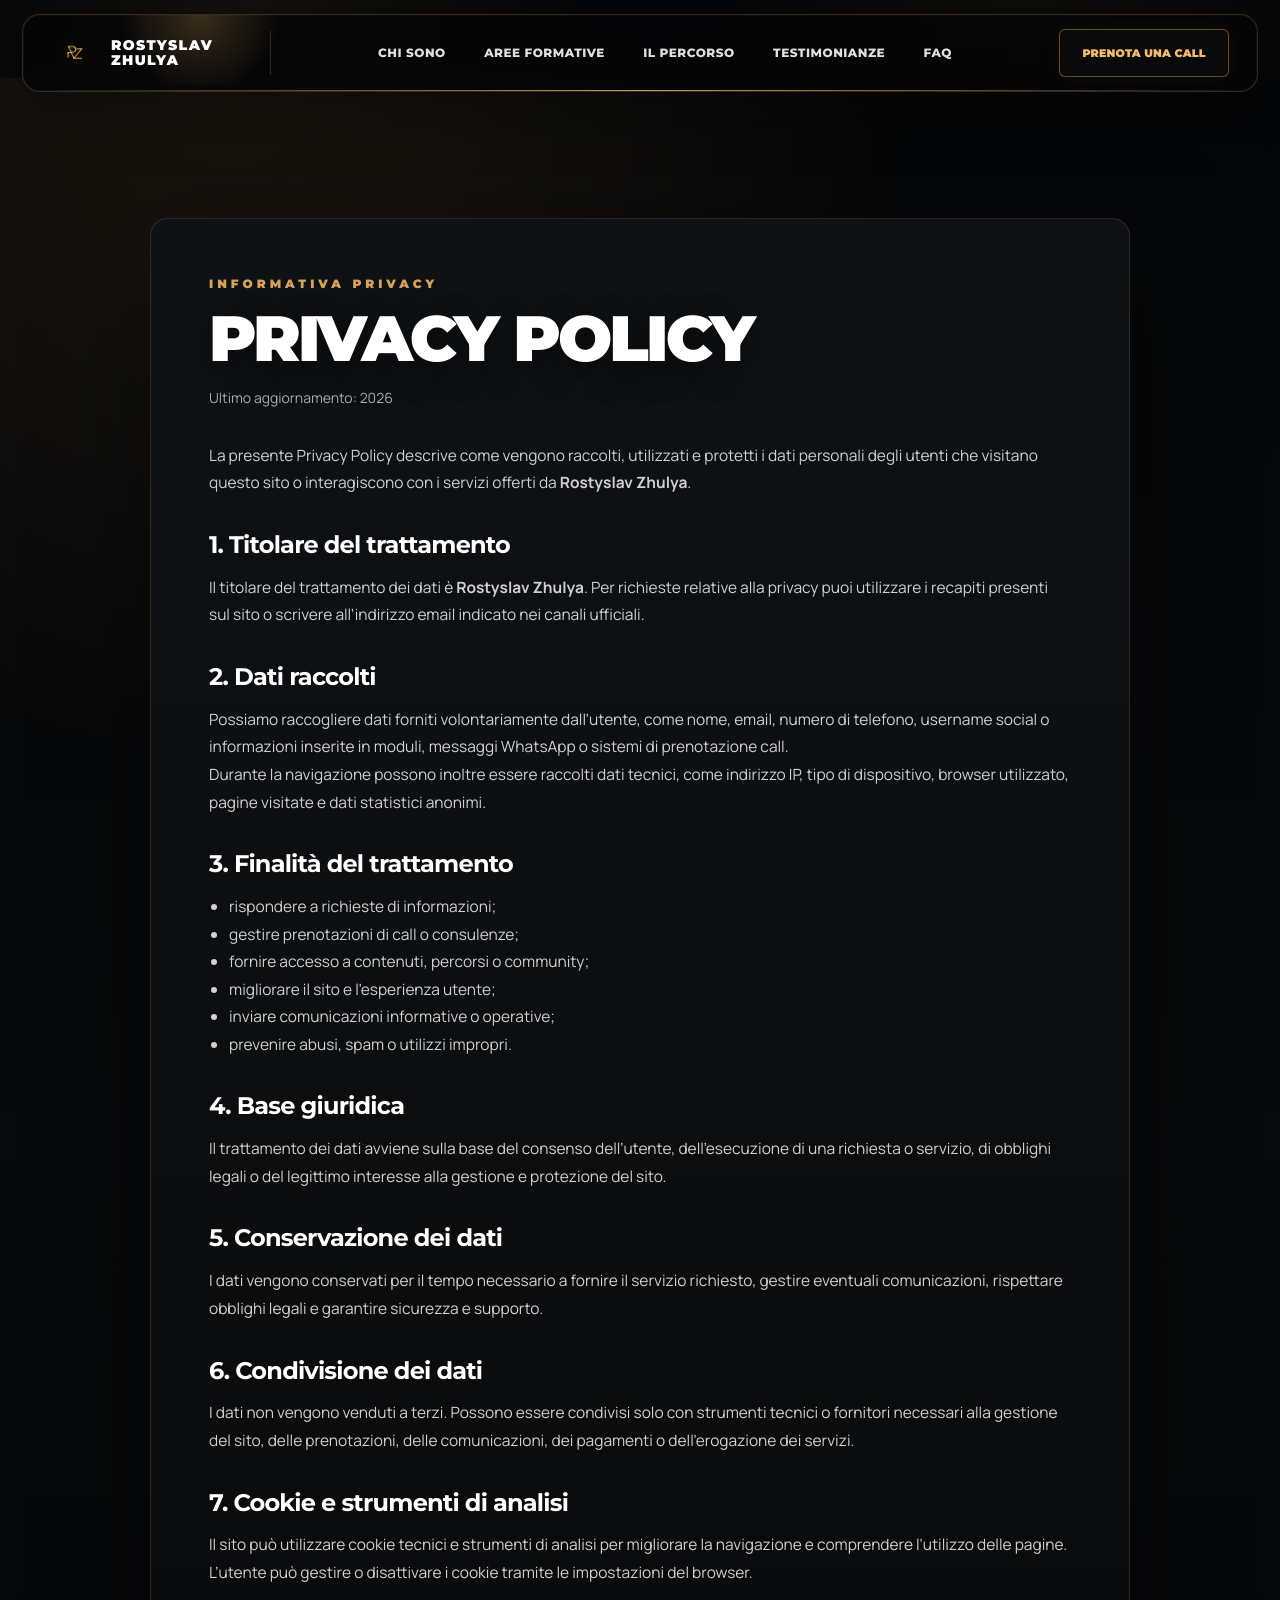
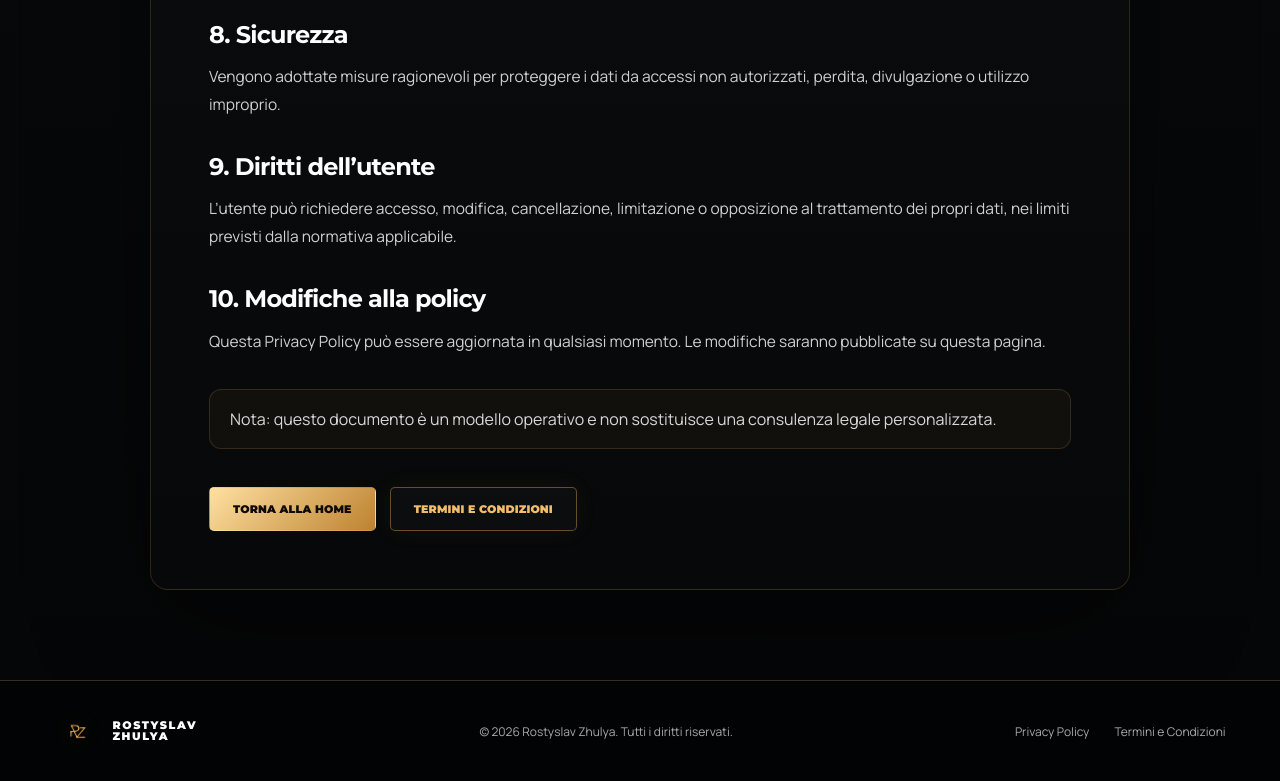
<file: privacy.html>
<!DOCTYPE html>
<html lang="it">
<head>
  <meta charset="UTF-8" />
  <meta name="viewport" content="width=device-width, initial-scale=1.0" />
  <title>Privacy Policy | Rostyslav Zhulya</title>
  <link rel="preconnect" href="https://fonts.googleapis.com">
  <link rel="preconnect" href="https://fonts.gstatic.com" crossorigin>
  <link href="https://fonts.googleapis.com/css2?family=Manrope:wght@400;500;600;700;800&family=Montserrat:wght@600;700;800;900&display=swap" rel="stylesheet">
  <link rel="stylesheet" href="styles.css" />
</head>
<body>

<header class="navbar">
  <div class="nav-inner">
    <a href="index.html" class="brand">
      <img src="images/logo.png" class="logo-img" alt="RZ Logo">
      <span>Rostyslav<br>Zhulya</span>
    </a>
    <nav class="nav">
      <a href="index.html#chi-sono">Chi sono</a>
      <a href="index.html#aree">Aree formative</a>
      <a href="index.html#percorso">Il percorso</a>
      <a href="index.html#testimonianze">Testimonianze</a>
      <a href="index.html#faq">FAQ</a>
    </nav>
    <a class="btn btn-dark" href="index.html#call">Prenota una call</a>
    <button class="menu-toggle" aria-label="Apri menu">☰</button>
  </div>
</header>

<main class="legal-page">
  <div class="legal-wrap">
    <div class="legal-kicker">Informativa privacy</div>
    <h1>Privacy Policy</h1>
    <div class="legal-updated">Ultimo aggiornamento: 2026</div>

    <p>La presente Privacy Policy descrive come vengono raccolti, utilizzati e protetti i dati personali degli utenti che visitano questo sito o interagiscono con i servizi offerti da <strong>Rostyslav Zhulya</strong>.</p>

    <h2>1. Titolare del trattamento</h2>
    <p>Il titolare del trattamento dei dati è <strong>Rostyslav Zhulya</strong>. Per richieste relative alla privacy puoi utilizzare i recapiti presenti sul sito o scrivere all’indirizzo email indicato nei canali ufficiali.</p>

    <h2>2. Dati raccolti</h2>
    <p>Possiamo raccogliere dati forniti volontariamente dall’utente, come nome, email, numero di telefono, username social o informazioni inserite in moduli, messaggi WhatsApp o sistemi di prenotazione call.</p>
    <p>Durante la navigazione possono inoltre essere raccolti dati tecnici, come indirizzo IP, tipo di dispositivo, browser utilizzato, pagine visitate e dati statistici anonimi.</p>

    <h2>3. Finalità del trattamento</h2>
    <ul>
      <li>rispondere a richieste di informazioni;</li>
      <li>gestire prenotazioni di call o consulenze;</li>
      <li>fornire accesso a contenuti, percorsi o community;</li>
      <li>migliorare il sito e l’esperienza utente;</li>
      <li>inviare comunicazioni informative o operative;</li>
      <li>prevenire abusi, spam o utilizzi impropri.</li>
    </ul>

    <h2>4. Base giuridica</h2>
    <p>Il trattamento dei dati avviene sulla base del consenso dell’utente, dell’esecuzione di una richiesta o servizio, di obblighi legali o del legittimo interesse alla gestione e protezione del sito.</p>

    <h2>5. Conservazione dei dati</h2>
    <p>I dati vengono conservati per il tempo necessario a fornire il servizio richiesto, gestire eventuali comunicazioni, rispettare obblighi legali e garantire sicurezza e supporto.</p>

    <h2>6. Condivisione dei dati</h2>
    <p>I dati non vengono venduti a terzi. Possono essere condivisi solo con strumenti tecnici o fornitori necessari alla gestione del sito, delle prenotazioni, delle comunicazioni, dei pagamenti o dell’erogazione dei servizi.</p>

    <h2>7. Cookie e strumenti di analisi</h2>
    <p>Il sito può utilizzare cookie tecnici e strumenti di analisi per migliorare la navigazione e comprendere l’utilizzo delle pagine. L’utente può gestire o disattivare i cookie tramite le impostazioni del browser.</p>

    <h2>8. Sicurezza</h2>
    <p>Vengono adottate misure ragionevoli per proteggere i dati da accessi non autorizzati, perdita, divulgazione o utilizzo improprio.</p>

    <h2>9. Diritti dell’utente</h2>
    <p>L’utente può richiedere accesso, modifica, cancellazione, limitazione o opposizione al trattamento dei propri dati, nei limiti previsti dalla normativa applicabile.</p>

    <h2>10. Modifiche alla policy</h2>
    <p>Questa Privacy Policy può essere aggiornata in qualsiasi momento. Le modifiche saranno pubblicate su questa pagina.</p>

    <div class="legal-note">Nota: questo documento è un modello operativo e non sostituisce una consulenza legale personalizzata.</div>

    <div class="legal-actions">
      <a href="index.html" class="btn btn-gold">Torna alla home</a>
      <a href="termini.html" class="btn btn-dark">Termini e Condizioni</a>
    </div>
  </div>
</main>

<footer>
  <div class="container foot">
    <a class="brand footer-brand" href="index.html">
      <img src="images/logo.png" class="logo-img footer-logo" alt="RZ Logo">
      <span>Rostyslav<br>Zhulya</span>
    </a>
    <div>© 2026 Rostyslav Zhulya. Tutti i diritti riservati.</div>
    <div class="foot-links">
      <a href="privacy.html">Privacy Policy</a>
      <a href="termini.html">Termini e Condizioni</a>
    </div>
  </div>
</footer>

<script src="script.js"></script>
</body>
</html>
</file>
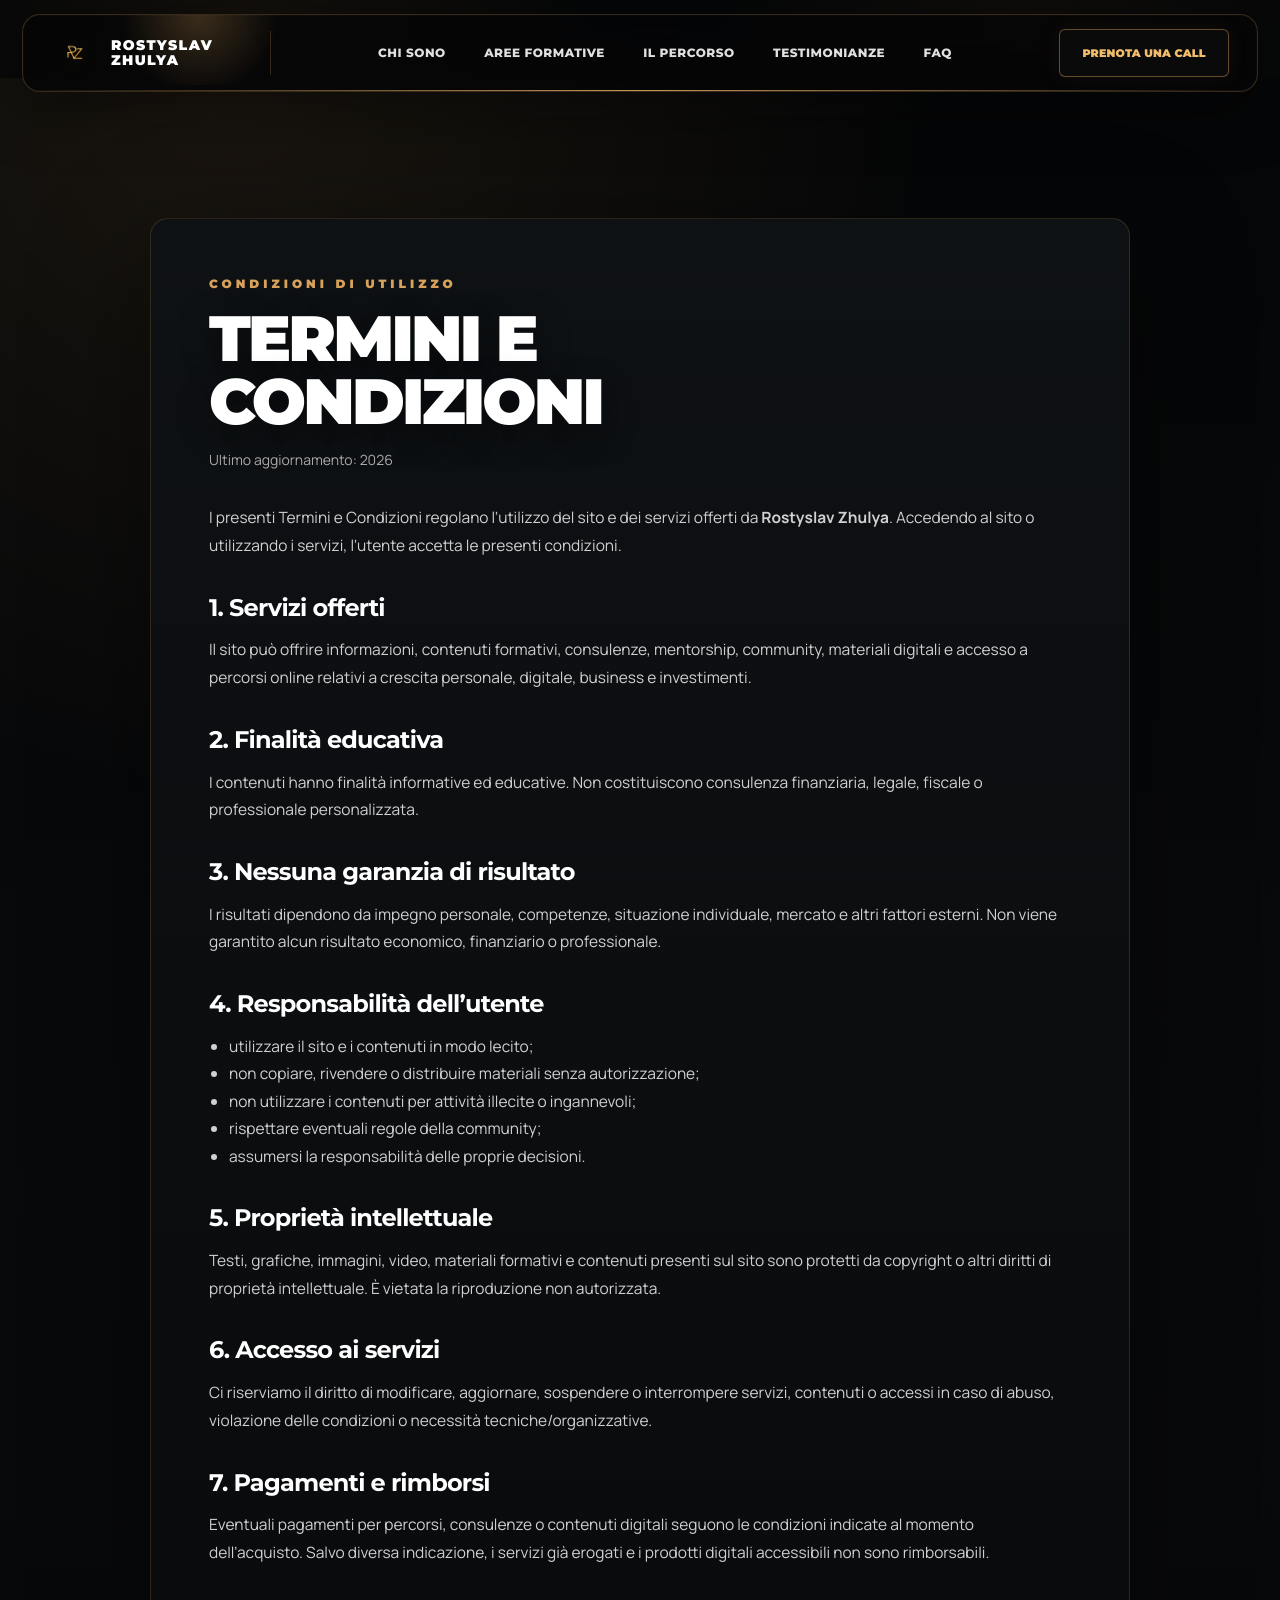
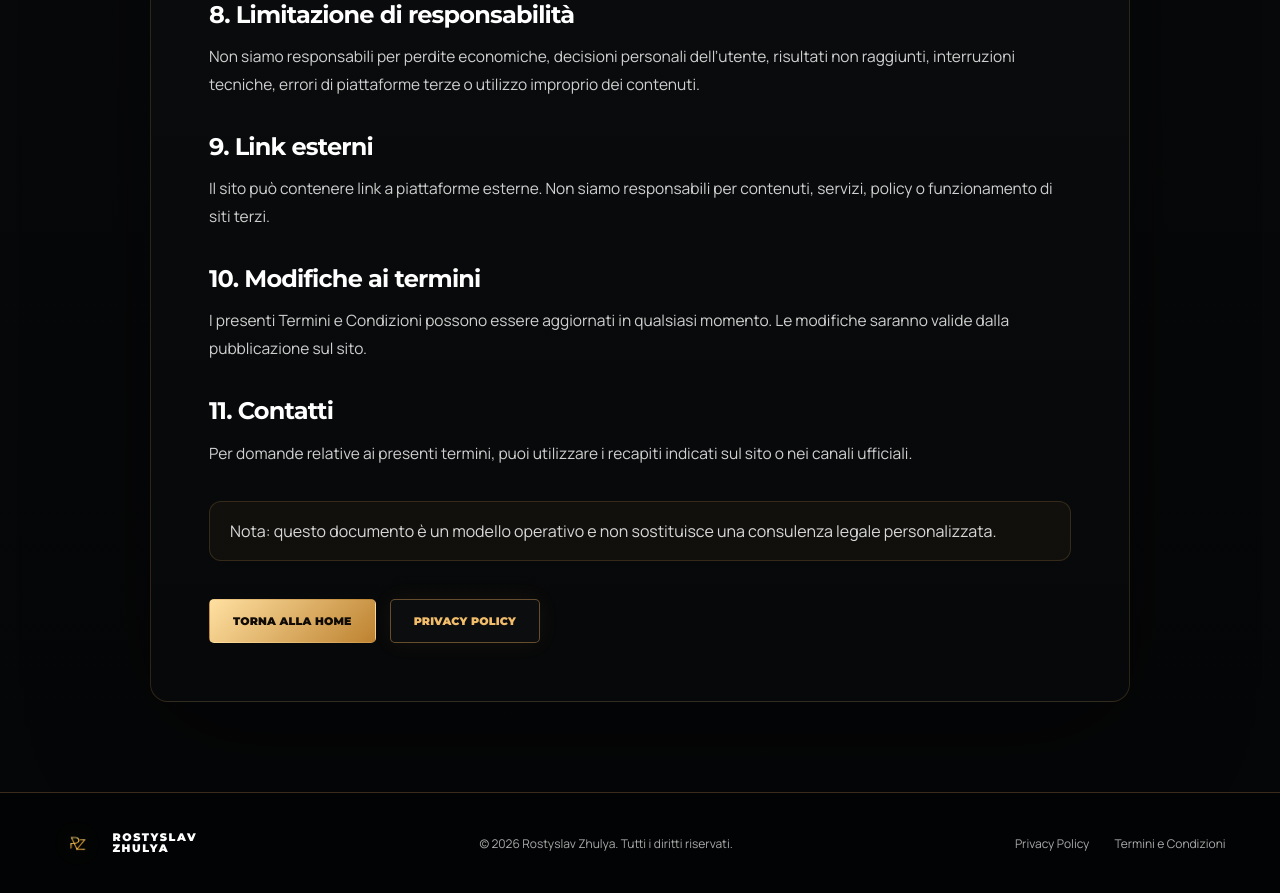
<file: termini.html>
<!DOCTYPE html>
<html lang="it">
<head>
  <meta charset="UTF-8" />
  <meta name="viewport" content="width=device-width, initial-scale=1.0" />
  <title>Termini e Condizioni | Rostyslav Zhulya</title>
  <link rel="preconnect" href="https://fonts.googleapis.com">
  <link rel="preconnect" href="https://fonts.gstatic.com" crossorigin>
  <link href="https://fonts.googleapis.com/css2?family=Manrope:wght@400;500;600;700;800&family=Montserrat:wght@600;700;800;900&display=swap" rel="stylesheet">
  <link rel="stylesheet" href="styles.css" />
</head>
<body>

<header class="navbar">
  <div class="nav-inner">
    <a href="index.html" class="brand">
      <img src="images/logo.png" class="logo-img" alt="RZ Logo">
      <span>Rostyslav<br>Zhulya</span>
    </a>
    <nav class="nav">
      <a href="index.html#chi-sono">Chi sono</a>
      <a href="index.html#aree">Aree formative</a>
      <a href="index.html#percorso">Il percorso</a>
      <a href="index.html#testimonianze">Testimonianze</a>
      <a href="index.html#faq">FAQ</a>
    </nav>
    <a class="btn btn-dark" href="index.html#call">Prenota una call</a>
    <button class="menu-toggle" aria-label="Apri menu">☰</button>
  </div>
</header>

<main class="legal-page">
  <div class="legal-wrap">
    <div class="legal-kicker">Condizioni di utilizzo</div>
    <h1>Termini e Condizioni</h1>
    <div class="legal-updated">Ultimo aggiornamento: 2026</div>

    <p>I presenti Termini e Condizioni regolano l’utilizzo del sito e dei servizi offerti da <strong>Rostyslav Zhulya</strong>. Accedendo al sito o utilizzando i servizi, l’utente accetta le presenti condizioni.</p>

    <h2>1. Servizi offerti</h2>
    <p>Il sito può offrire informazioni, contenuti formativi, consulenze, mentorship, community, materiali digitali e accesso a percorsi online relativi a crescita personale, digitale, business e investimenti.</p>

    <h2>2. Finalità educativa</h2>
    <p>I contenuti hanno finalità informative ed educative. Non costituiscono consulenza finanziaria, legale, fiscale o professionale personalizzata.</p>

    <h2>3. Nessuna garanzia di risultato</h2>
    <p>I risultati dipendono da impegno personale, competenze, situazione individuale, mercato e altri fattori esterni. Non viene garantito alcun risultato economico, finanziario o professionale.</p>

    <h2>4. Responsabilità dell’utente</h2>
    <ul>
      <li>utilizzare il sito e i contenuti in modo lecito;</li>
      <li>non copiare, rivendere o distribuire materiali senza autorizzazione;</li>
      <li>non utilizzare i contenuti per attività illecite o ingannevoli;</li>
      <li>rispettare eventuali regole della community;</li>
      <li>assumersi la responsabilità delle proprie decisioni.</li>
    </ul>

    <h2>5. Proprietà intellettuale</h2>
    <p>Testi, grafiche, immagini, video, materiali formativi e contenuti presenti sul sito sono protetti da copyright o altri diritti di proprietà intellettuale. È vietata la riproduzione non autorizzata.</p>

    <h2>6. Accesso ai servizi</h2>
    <p>Ci riserviamo il diritto di modificare, aggiornare, sospendere o interrompere servizi, contenuti o accessi in caso di abuso, violazione delle condizioni o necessità tecniche/organizzative.</p>

    <h2>7. Pagamenti e rimborsi</h2>
    <p>Eventuali pagamenti per percorsi, consulenze o contenuti digitali seguono le condizioni indicate al momento dell’acquisto. Salvo diversa indicazione, i servizi già erogati e i prodotti digitali accessibili non sono rimborsabili.</p>

    <h2>8. Limitazione di responsabilità</h2>
    <p>Non siamo responsabili per perdite economiche, decisioni personali dell’utente, risultati non raggiunti, interruzioni tecniche, errori di piattaforme terze o utilizzo improprio dei contenuti.</p>

    <h2>9. Link esterni</h2>
    <p>Il sito può contenere link a piattaforme esterne. Non siamo responsabili per contenuti, servizi, policy o funzionamento di siti terzi.</p>

    <h2>10. Modifiche ai termini</h2>
    <p>I presenti Termini e Condizioni possono essere aggiornati in qualsiasi momento. Le modifiche saranno valide dalla pubblicazione sul sito.</p>

    <h2>11. Contatti</h2>
    <p>Per domande relative ai presenti termini, puoi utilizzare i recapiti indicati sul sito o nei canali ufficiali.</p>

    <div class="legal-note">Nota: questo documento è un modello operativo e non sostituisce una consulenza legale personalizzata.</div>

    <div class="legal-actions">
      <a href="index.html" class="btn btn-gold">Torna alla home</a>
      <a href="privacy.html" class="btn btn-dark">Privacy Policy</a>
    </div>
  </div>
</main>

<footer>
  <div class="container foot">
    <a class="brand footer-brand" href="index.html">
      <img src="images/logo.png" class="logo-img footer-logo" alt="RZ Logo">
      <span>Rostyslav<br>Zhulya</span>
    </a>
    <div>© 2026 Rostyslav Zhulya. Tutti i diritti riservati.</div>
    <div class="foot-links">
      <a href="privacy.html">Privacy Policy</a>
      <a href="termini.html">Termini e Condizioni</a>
    </div>
  </div>
</footer>

<script src="script.js"></script>
</body>
</html>
</file>
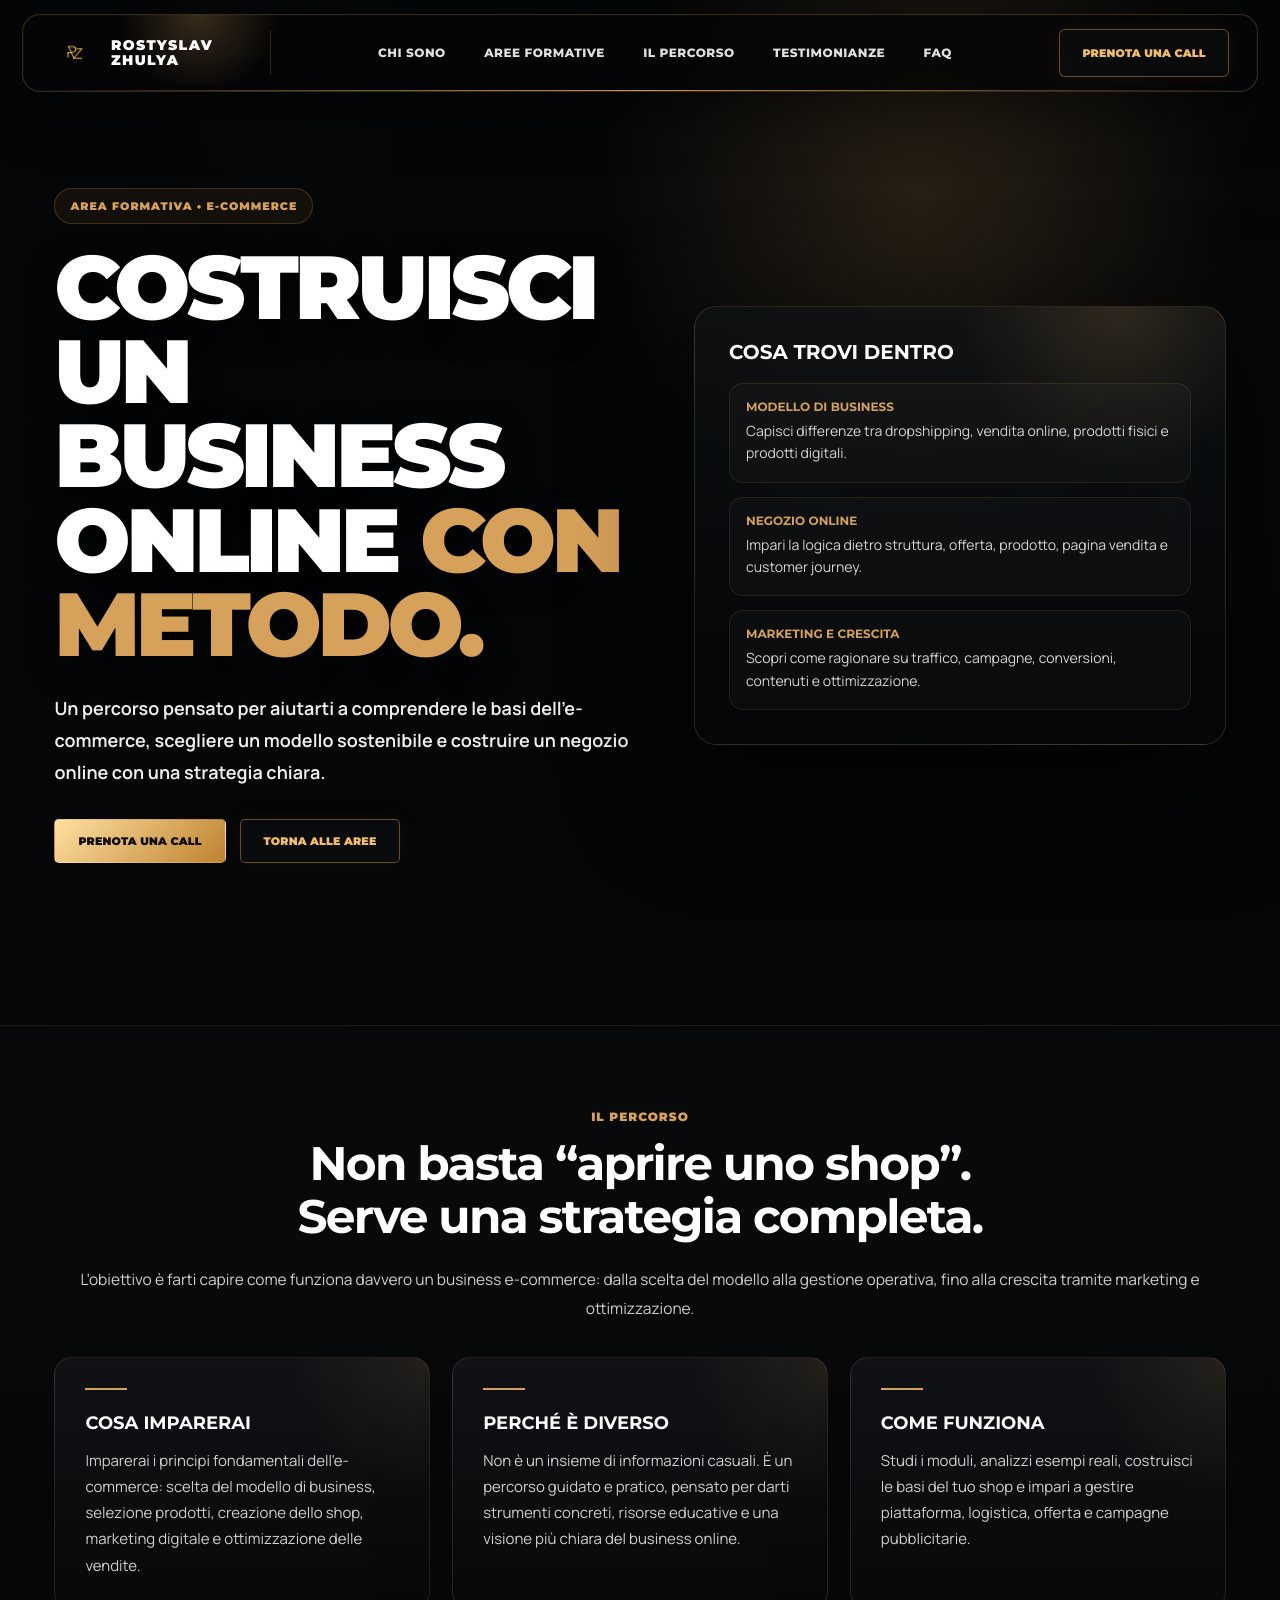
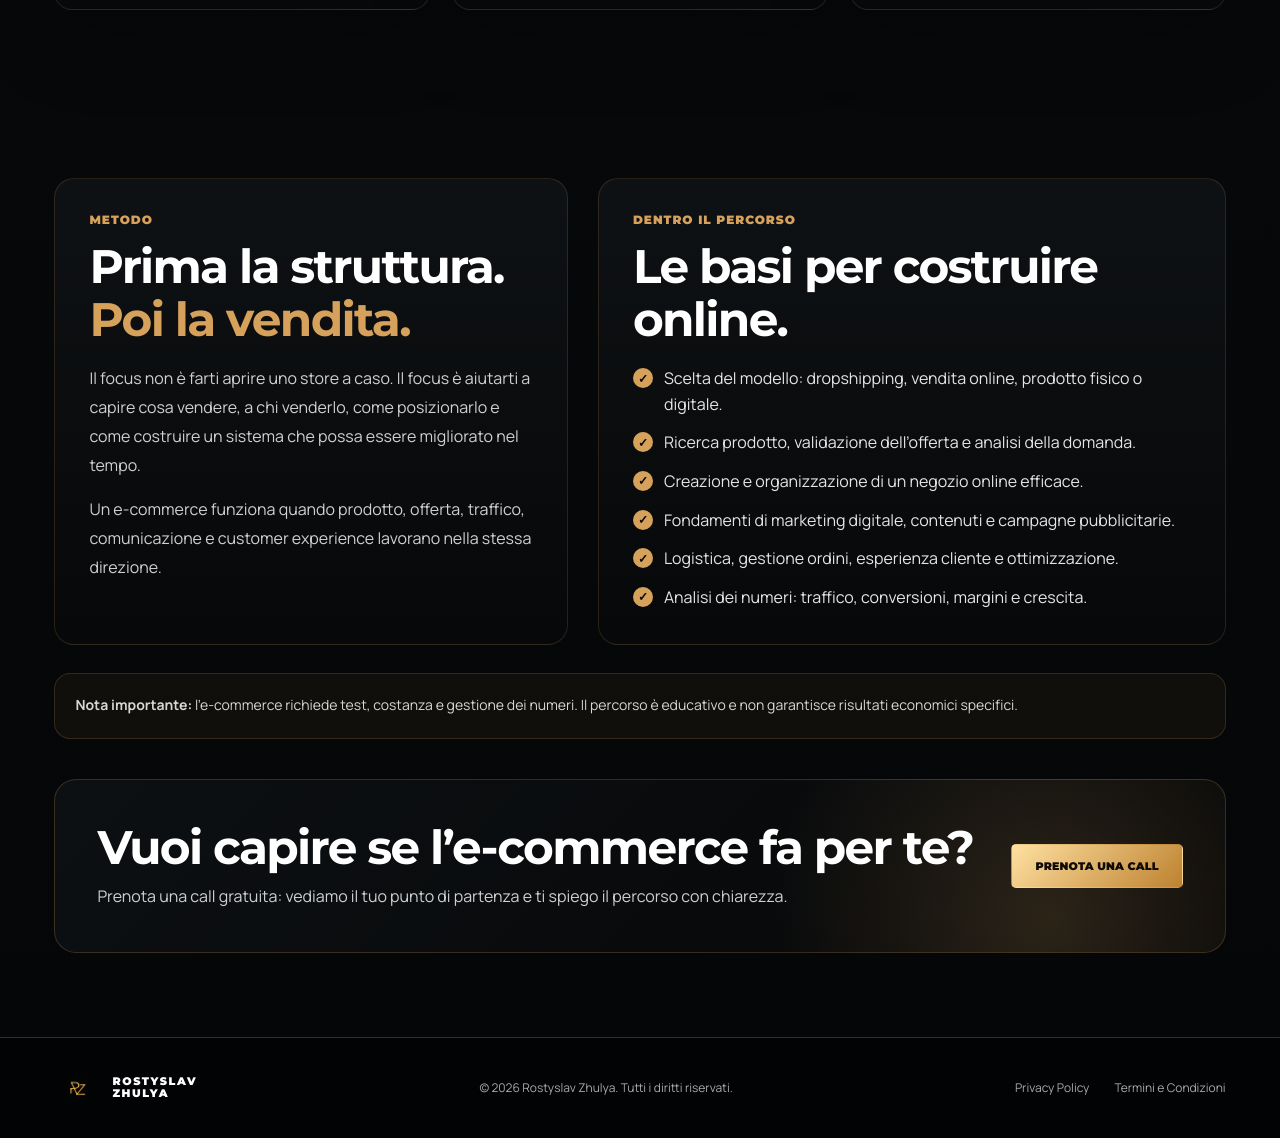
<file: pages/ecommerce.html>
<!DOCTYPE html>
<html lang="it">
<head>
  <meta charset="UTF-8" />
  <meta name="viewport" content="width=device-width, initial-scale=1.0" />
  <title>E-commerce | Rostyslav Zhulya</title>
  <link rel="preconnect" href="https://fonts.googleapis.com">
  <link rel="preconnect" href="https://fonts.gstatic.com" crossorigin>
  <link href="https://fonts.googleapis.com/css2?family=Manrope:wght@400;500;600;700;800&family=Montserrat:wght@600;700;800;900&display=swap" rel="stylesheet">
  <link rel="stylesheet" href="../styles.css" />
</head>
<body class="ecommerce-page">

<header class="navbar">
  <div class="nav-inner">
    <a href="../index.html" class="brand">
      <img src="../images/logo.png" class="logo-img" alt="RZ Logo">
      <span>Rostyslav<br>Zhulya</span>
    </a>
    <nav class="nav">
      <a href="../index.html#chi-sono">Chi sono</a>
      <a href="../index.html#aree">Aree formative</a>
      <a href="../index.html#percorso">Il percorso</a>
      <a href="../index.html#testimonianze">Testimonianze</a>
      <a href="../index.html#faq">FAQ</a>
    </nav>
    <a class="btn btn-dark" href="../index.html#call">Prenota una call</a>
    <button class="menu-toggle" aria-label="Apri menu">☰</button>
  </div>
</header>

<main>
  <section class="ecommerce-hero">
    <div class="container ecommerce-hero-inner">
      <div>
        <div class="ecommerce-badge">Area formativa • E-commerce</div>
        <h1 class="ecommerce-title">Costruisci un business online <span>con metodo.</span></h1>
        <p class="ecommerce-lead">
          Un percorso pensato per aiutarti a comprendere le basi dell’e-commerce,
          scegliere un modello sostenibile e costruire un negozio online con una strategia chiara.
        </p>
        <div class="ecommerce-actions">
          <a href="../index.html#call" class="btn btn-gold">Prenota una call</a>
          <a href="../index.html#aree" class="btn btn-dark">Torna alle aree</a>
        </div>
      </div>

      <div class="ecommerce-glass-card">
        <h3>Cosa trovi dentro</h3>
        <div class="ecommerce-mini-list">
          <div class="ecommerce-mini">
            <strong>Modello di business</strong>
            <p>Capisci differenze tra dropshipping, vendita online, prodotti fisici e prodotti digitali.</p>
          </div>
          <div class="ecommerce-mini">
            <strong>Negozio online</strong>
            <p>Impari la logica dietro struttura, offerta, prodotto, pagina vendita e customer journey.</p>
          </div>
          <div class="ecommerce-mini">
            <strong>Marketing e crescita</strong>
            <p>Scopri come ragionare su traffico, campagne, conversioni, contenuti e ottimizzazione.</p>
          </div>
        </div>
      </div>
    </div>
  </section>

  <section class="ecommerce-section">
    <div class="container">
      <div class="center">
        <div class="label">Il percorso</div>
        <h2>Non basta “aprire uno shop”.<br>Serve una strategia completa.</h2>
        <p class="lead">
          L’obiettivo è farti capire come funziona davvero un business e-commerce:
          dalla scelta del modello alla gestione operativa, fino alla crescita tramite marketing e ottimizzazione.
        </p>
      </div>

      <div class="ecommerce-grid">
        <div class="ecommerce-box">
          <h3>Cosa imparerai</h3>
          <p>
            Imparerai i principi fondamentali dell’e-commerce: scelta del modello di business,
            selezione prodotti, creazione dello shop, marketing digitale e ottimizzazione delle vendite.
          </p>
        </div>

        <div class="ecommerce-box">
          <h3>Perché è diverso</h3>
          <p>
            Non è un insieme di informazioni casuali. È un percorso guidato e pratico,
            pensato per darti strumenti concreti, risorse educative e una visione più chiara del business online.
          </p>
        </div>

        <div class="ecommerce-box">
          <h3>Come funziona</h3>
          <p>
            Studi i moduli, analizzi esempi reali, costruisci le basi del tuo shop
            e impari a gestire piattaforma, logistica, offerta e campagne pubblicitarie.
          </p>
        </div>
      </div>
    </div>
  </section>

  <section class="ecommerce-section section-dark">
    <div class="container ecommerce-deep">
      <div class="ecommerce-panel">
        <div class="label">Metodo</div>
        <h2>Prima la struttura.<br><span class="gold">Poi la vendita.</span></h2>
        <p>
          Il focus non è farti aprire uno store a caso. Il focus è aiutarti a capire
          cosa vendere, a chi venderlo, come posizionarlo e come costruire un sistema che possa essere migliorato nel tempo.
        </p>
        <p>
          Un e-commerce funziona quando prodotto, offerta, traffico, comunicazione e customer experience
          lavorano nella stessa direzione.
        </p>
      </div>

      <div class="ecommerce-panel">
        <div class="label">Dentro il percorso</div>
        <h2>Le basi per costruire online.</h2>
        <ul class="ecommerce-checks">
          <li>Scelta del modello: dropshipping, vendita online, prodotto fisico o digitale.</li>
          <li>Ricerca prodotto, validazione dell’offerta e analisi della domanda.</li>
          <li>Creazione e organizzazione di un negozio online efficace.</li>
          <li>Fondamenti di marketing digitale, contenuti e campagne pubblicitarie.</li>
          <li>Logistica, gestione ordini, esperienza cliente e ottimizzazione.</li>
          <li>Analisi dei numeri: traffico, conversioni, margini e crescita.</li>
        </ul>
      </div>
    </div>

    <div class="container">
      <div class="ecommerce-warning">
        <strong>Nota importante:</strong> l’e-commerce richiede test, costanza e gestione dei numeri.
        Il percorso è educativo e non garantisce risultati economici specifici.
      </div>

      <div class="ecommerce-final">
        <div>
          <h2>Vuoi capire se l’e-commerce fa per te?</h2>
          <p>Prenota una call gratuita: vediamo il tuo punto di partenza e ti spiego il percorso con chiarezza.</p>
        </div>
        <a href="../index.html#call" class="btn btn-gold">Prenota una call</a>
      </div>
    </div>
  </section>
</main>

<footer>
  <div class="container foot">
    <a class="brand footer-brand" href="../index.html">
      <img src="../images/logo.png" class="logo-img footer-logo" alt="RZ Logo">
      <span>Rostyslav<br>Zhulya</span>
    </a>
    <div>© 2026 Rostyslav Zhulya. Tutti i diritti riservati.</div>
    <div class="foot-links">
      <a href="../privacy.html">Privacy Policy</a>
      <a href="../termini.html">Termini e Condizioni</a>
    </div>
  </div>
</footer>

<script src="../script.js"></script>
</body>
</html>
</file>
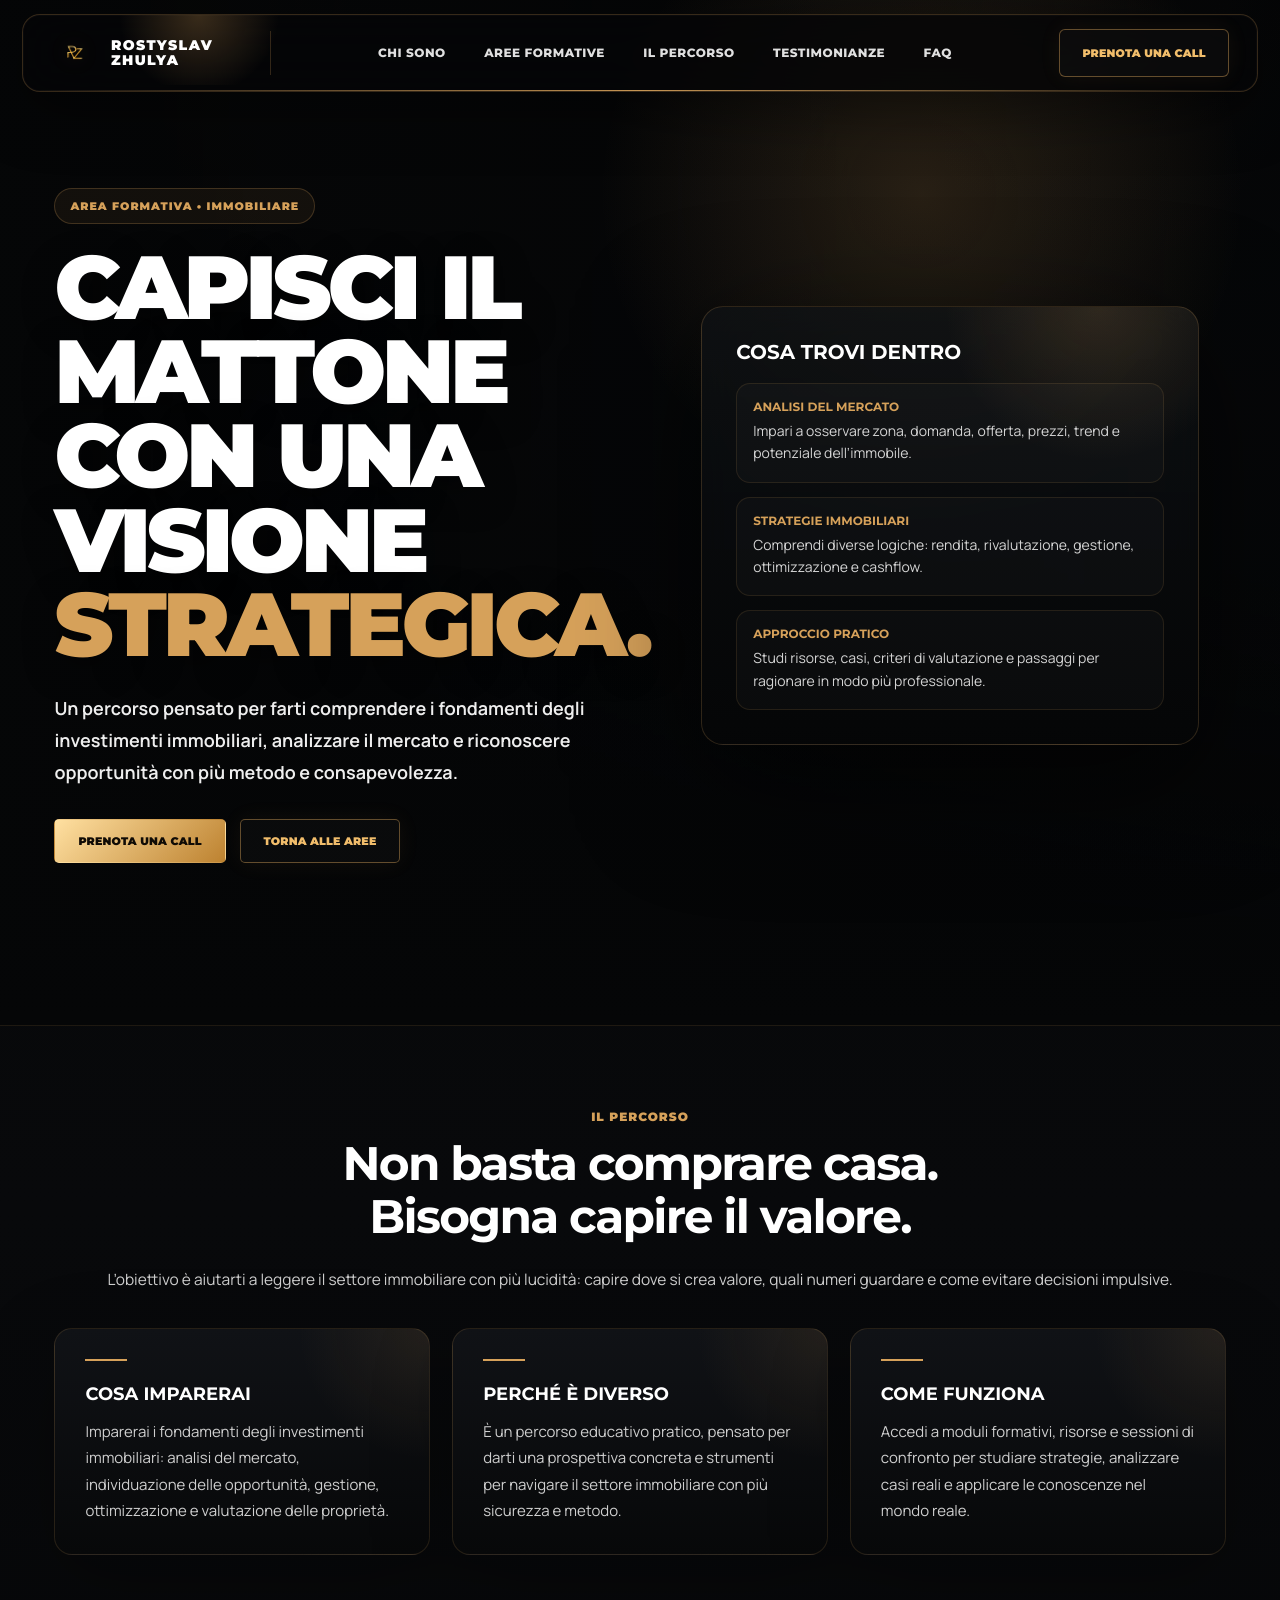
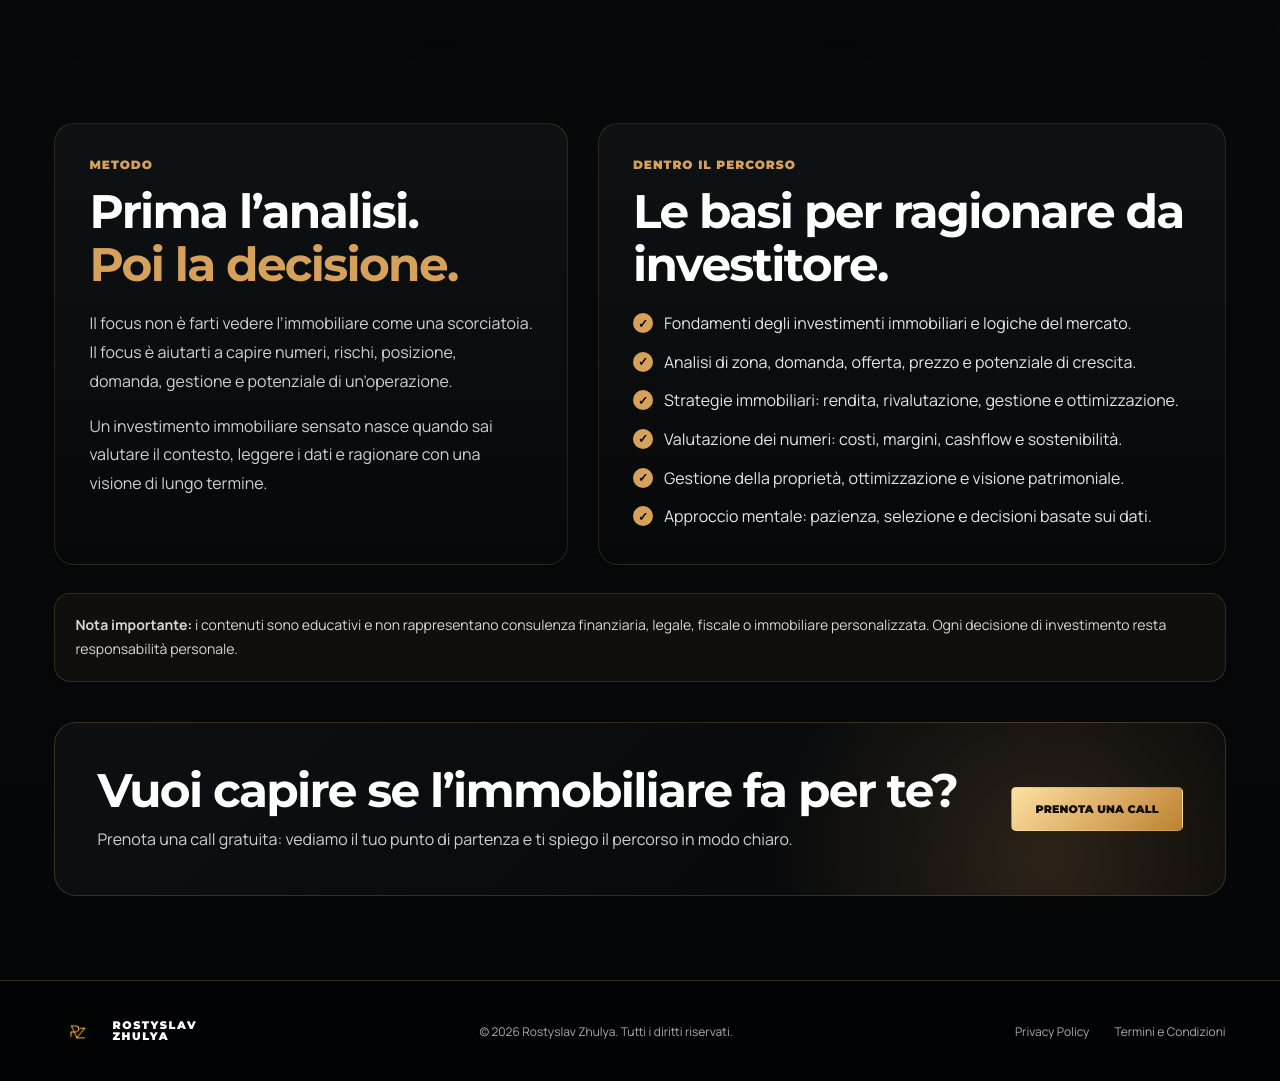
<file: pages/immobiliare.html>
<!DOCTYPE html>
<html lang="it">
<head>
  <meta charset="UTF-8" />
  <meta name="viewport" content="width=device-width, initial-scale=1.0" />
  <title>Immobiliare | Rostyslav Zhulya</title>
  <link rel="preconnect" href="https://fonts.googleapis.com">
  <link rel="preconnect" href="https://fonts.gstatic.com" crossorigin>
  <link href="https://fonts.googleapis.com/css2?family=Manrope:wght@400;500;600;700;800&family=Montserrat:wght@600;700;800;900&display=swap" rel="stylesheet">
  <link rel="stylesheet" href="../styles.css" />
</head>
<body class="immobiliare-page">

<header class="navbar">
  <div class="nav-inner">
    <a href="../index.html" class="brand">
      <img src="../images/logo.png" class="logo-img" alt="RZ Logo">
      <span>Rostyslav<br>Zhulya</span>
    </a>
    <nav class="nav">
      <a href="../index.html#chi-sono">Chi sono</a>
      <a href="../index.html#aree">Aree formative</a>
      <a href="../index.html#percorso">Il percorso</a>
      <a href="../index.html#testimonianze">Testimonianze</a>
      <a href="../index.html#faq">FAQ</a>
    </nav>
    <a class="btn btn-dark" href="../index.html#call">Prenota una call</a>
    <button class="menu-toggle" aria-label="Apri menu">☰</button>
  </div>
</header>

<main>
  <section class="immobiliare-hero">
    <div class="container immobiliare-hero-inner">
      <div>
        <div class="immobiliare-badge">Area formativa • Immobiliare</div>
        <h1 class="immobiliare-title">Capisci il mattone con una visione <span>strategica.</span></h1>
        <p class="immobiliare-lead">
          Un percorso pensato per farti comprendere i fondamenti degli investimenti immobiliari,
          analizzare il mercato e riconoscere opportunità con più metodo e consapevolezza.
        </p>
        <div class="immobiliare-actions">
          <a href="../index.html#call" class="btn btn-gold">Prenota una call</a>
          <a href="../index.html#aree" class="btn btn-dark">Torna alle aree</a>
        </div>
      </div>

      <div class="immobiliare-glass-card">
        <h3>Cosa trovi dentro</h3>
        <div class="immobiliare-mini-list">
          <div class="immobiliare-mini">
            <strong>Analisi del mercato</strong>
            <p>Impari a osservare zona, domanda, offerta, prezzi, trend e potenziale dell’immobile.</p>
          </div>
          <div class="immobiliare-mini">
            <strong>Strategie immobiliari</strong>
            <p>Comprendi diverse logiche: rendita, rivalutazione, gestione, ottimizzazione e cashflow.</p>
          </div>
          <div class="immobiliare-mini">
            <strong>Approccio pratico</strong>
            <p>Studi risorse, casi, criteri di valutazione e passaggi per ragionare in modo più professionale.</p>
          </div>
        </div>
      </div>
    </div>
  </section>

  <section class="immobiliare-section">
    <div class="container">
      <div class="center">
        <div class="label">Il percorso</div>
        <h2>Non basta comprare casa.<br>Bisogna capire il valore.</h2>
        <p class="lead">
          L’obiettivo è aiutarti a leggere il settore immobiliare con più lucidità:
          capire dove si crea valore, quali numeri guardare e come evitare decisioni impulsive.
        </p>
      </div>

      <div class="immobiliare-grid">
        <div class="immobiliare-box">
          <h3>Cosa imparerai</h3>
          <p>
            Imparerai i fondamenti degli investimenti immobiliari: analisi del mercato,
            individuazione delle opportunità, gestione, ottimizzazione e valutazione delle proprietà.
          </p>
        </div>

        <div class="immobiliare-box">
          <h3>Perché è diverso</h3>
          <p>
            È un percorso educativo pratico, pensato per darti una prospettiva concreta
            e strumenti per navigare il settore immobiliare con più sicurezza e metodo.
          </p>
        </div>

        <div class="immobiliare-box">
          <h3>Come funziona</h3>
          <p>
            Accedi a moduli formativi, risorse e sessioni di confronto per studiare strategie,
            analizzare casi reali e applicare le conoscenze nel mondo reale.
          </p>
        </div>
      </div>
    </div>
  </section>

  <section class="immobiliare-section section-dark">
    <div class="container immobiliare-deep">
      <div class="immobiliare-panel">
        <div class="label">Metodo</div>
        <h2>Prima l’analisi.<br><span class="gold">Poi la decisione.</span></h2>
        <p>
          Il focus non è farti vedere l’immobiliare come una scorciatoia. Il focus è aiutarti a capire
          numeri, rischi, posizione, domanda, gestione e potenziale di un’operazione.
        </p>
        <p>
          Un investimento immobiliare sensato nasce quando sai valutare il contesto,
          leggere i dati e ragionare con una visione di lungo termine.
        </p>
      </div>

      <div class="immobiliare-panel">
        <div class="label">Dentro il percorso</div>
        <h2>Le basi per ragionare da investitore.</h2>
        <ul class="immobiliare-checks">
          <li>Fondamenti degli investimenti immobiliari e logiche del mercato.</li>
          <li>Analisi di zona, domanda, offerta, prezzo e potenziale di crescita.</li>
          <li>Strategie immobiliari: rendita, rivalutazione, gestione e ottimizzazione.</li>
          <li>Valutazione dei numeri: costi, margini, cashflow e sostenibilità.</li>
          <li>Gestione della proprietà, ottimizzazione e visione patrimoniale.</li>
          <li>Approccio mentale: pazienza, selezione e decisioni basate sui dati.</li>
        </ul>
      </div>
    </div>

    <div class="container">
      <div class="immobiliare-warning">
        <strong>Nota importante:</strong> i contenuti sono educativi e non rappresentano consulenza finanziaria,
        legale, fiscale o immobiliare personalizzata. Ogni decisione di investimento resta responsabilità personale.
      </div>

      <div class="immobiliare-final">
        <div>
          <h2>Vuoi capire se l’immobiliare fa per te?</h2>
          <p>Prenota una call gratuita: vediamo il tuo punto di partenza e ti spiego il percorso in modo chiaro.</p>
        </div>
        <a href="../index.html#call" class="btn btn-gold">Prenota una call</a>
      </div>
    </div>
  </section>
</main>

<footer>
  <div class="container foot">
    <a class="brand footer-brand" href="../index.html">
      <img src="../images/logo.png" class="logo-img footer-logo" alt="RZ Logo">
      <span>Rostyslav<br>Zhulya</span>
    </a>
    <div>© 2026 Rostyslav Zhulya. Tutti i diritti riservati.</div>
    <div class="foot-links">
      <a href="../privacy.html">Privacy Policy</a>
      <a href="../termini.html">Termini e Condizioni</a>
    </div>
  </div>
</footer>

<script src="../script.js"></script>
</body>
</html>
</file>
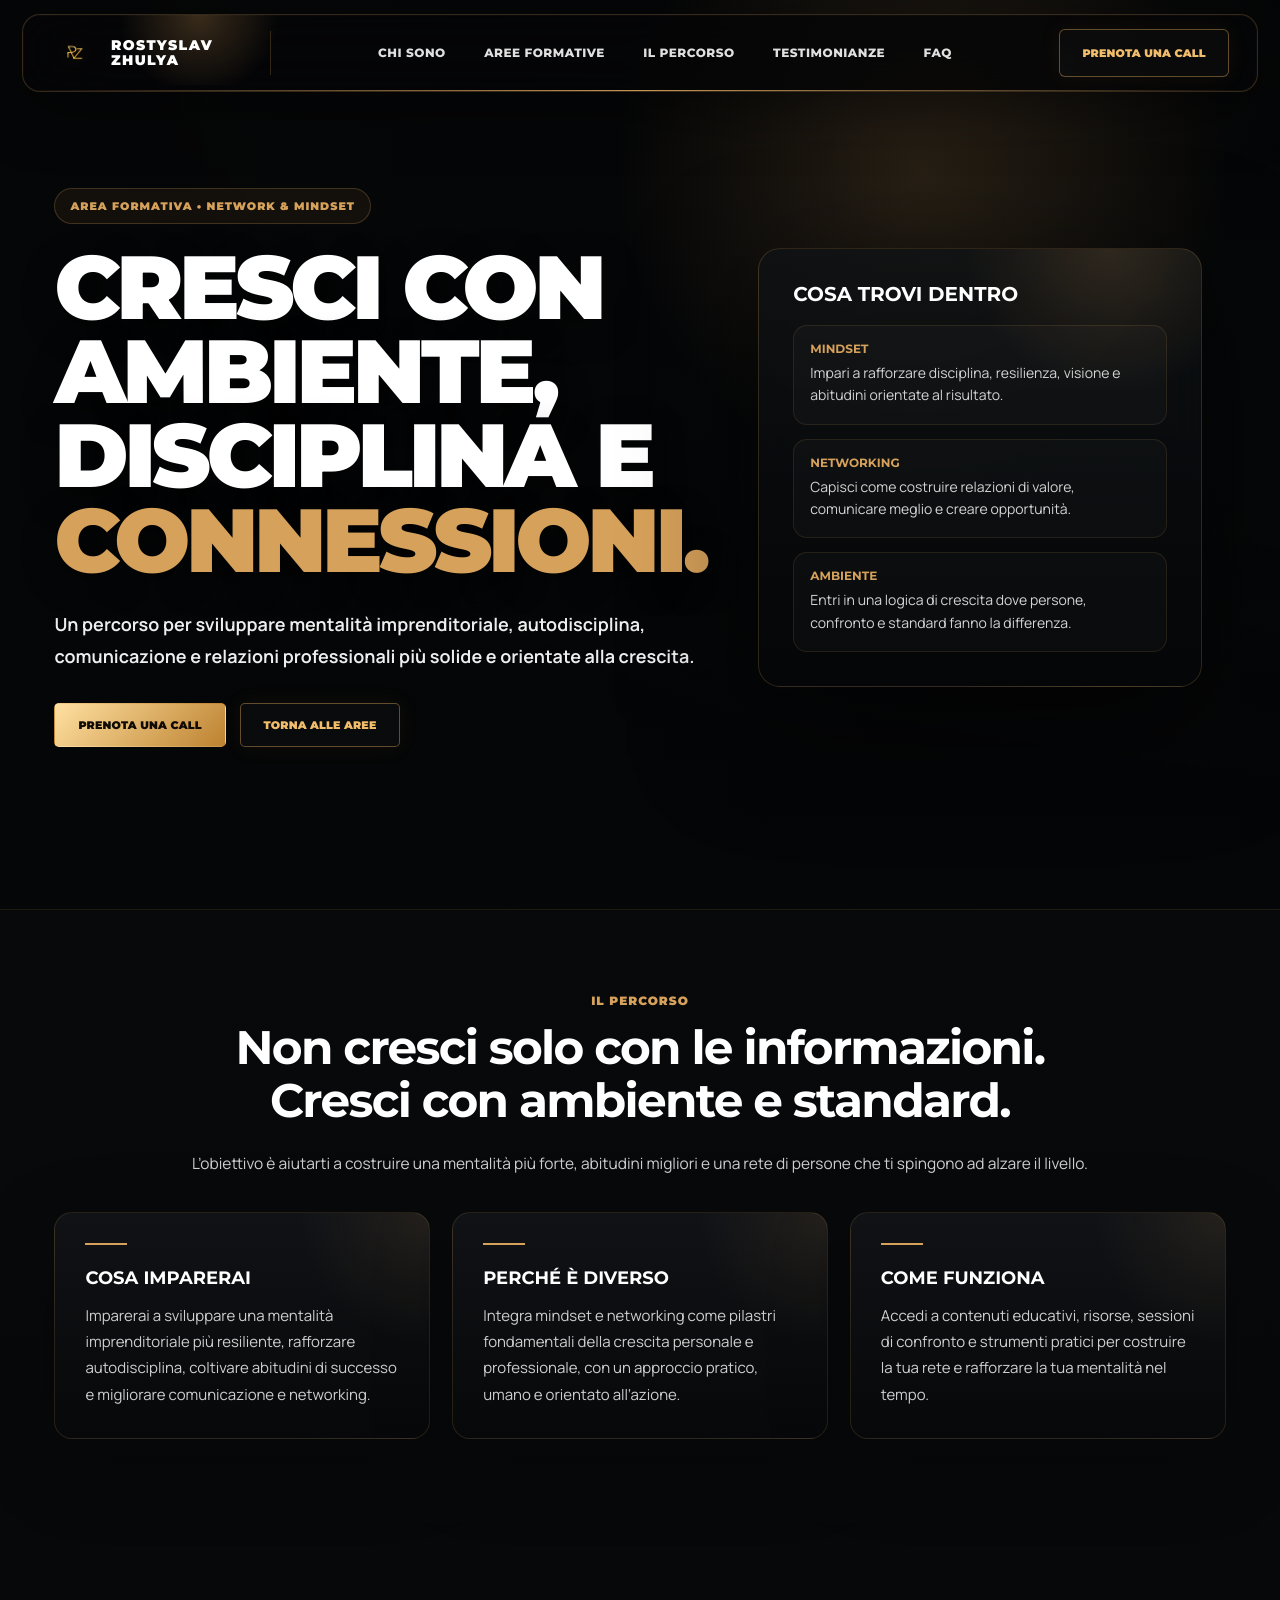
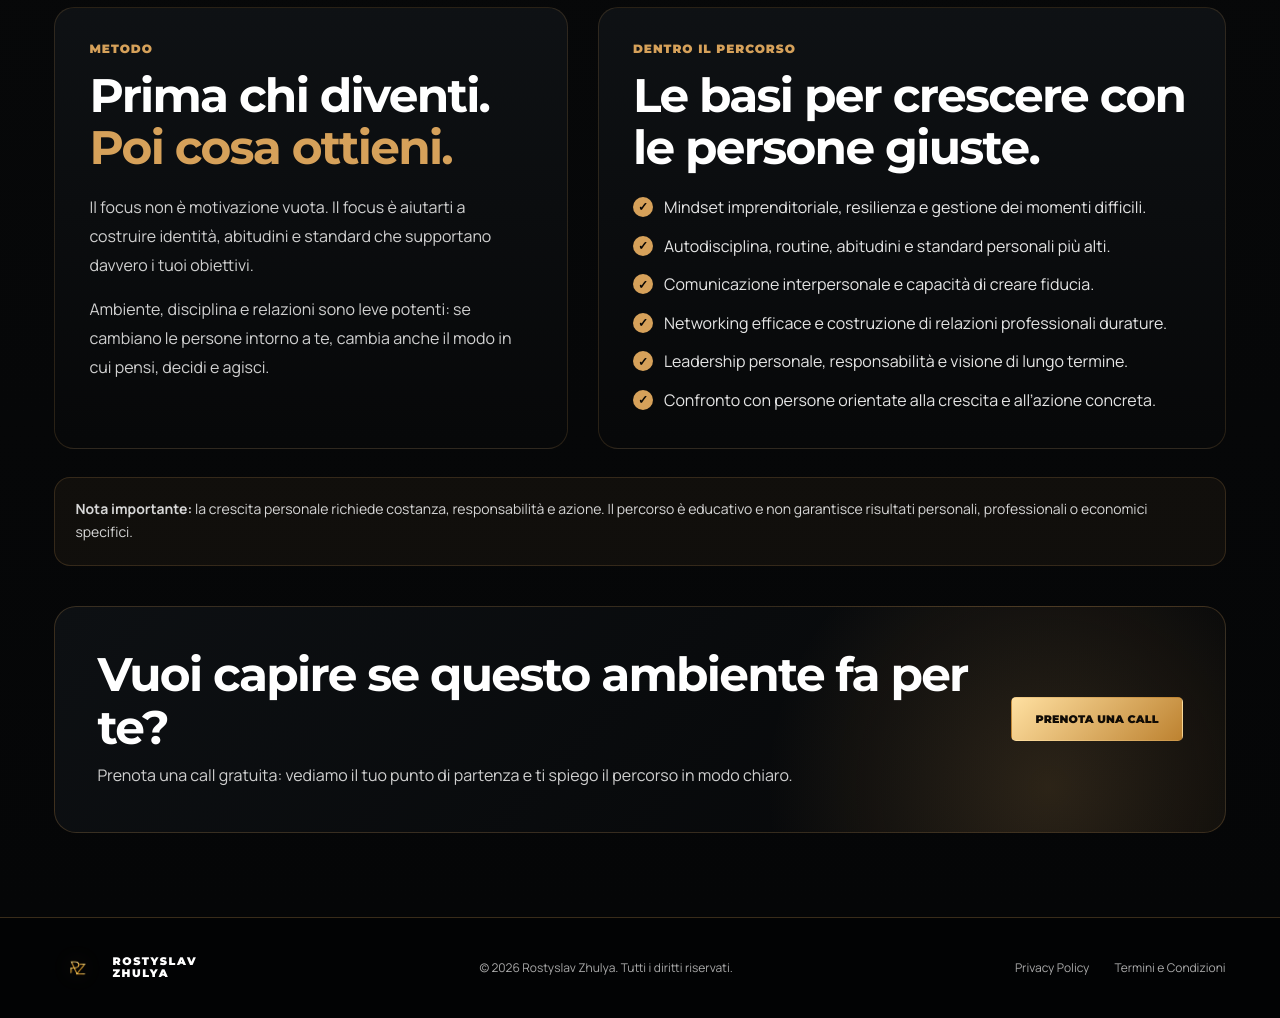
<file: pages/network.html>
<!DOCTYPE html>
<html lang="it">
<head>
  <meta charset="UTF-8" />
  <meta name="viewport" content="width=device-width, initial-scale=1.0" />
  <title>Network & Mindset | Rostyslav Zhulya</title>
  <link rel="preconnect" href="https://fonts.googleapis.com">
  <link rel="preconnect" href="https://fonts.gstatic.com" crossorigin>
  <link href="https://fonts.googleapis.com/css2?family=Manrope:wght@400;500;600;700;800&family=Montserrat:wght@600;700;800;900&display=swap" rel="stylesheet">
  <link rel="stylesheet" href="../styles.css" />
</head>
<body class="network-page">

<header class="navbar">
  <div class="nav-inner">
    <a href="../index.html" class="brand">
      <img src="../images/logo.png" class="logo-img" alt="RZ Logo">
      <span>Rostyslav<br>Zhulya</span>
    </a>
    <nav class="nav">
      <a href="../index.html#chi-sono">Chi sono</a>
      <a href="../index.html#aree">Aree formative</a>
      <a href="../index.html#percorso">Il percorso</a>
      <a href="../index.html#testimonianze">Testimonianze</a>
      <a href="../index.html#faq">FAQ</a>
    </nav>
    <a class="btn btn-dark" href="../index.html#call">Prenota una call</a>
    <button class="menu-toggle" aria-label="Apri menu">☰</button>
  </div>
</header>

<main>
  <section class="network-hero">
    <div class="container network-hero-inner">
      <div>
        <div class="network-badge">Area formativa • Network & Mindset</div>
        <h1 class="network-title">Cresci con ambiente, disciplina e <span>connessioni.</span></h1>
        <p class="network-lead">
          Un percorso per sviluppare mentalità imprenditoriale, autodisciplina,
          comunicazione e relazioni professionali più solide e orientate alla crescita.
        </p>
        <div class="network-actions">
          <a href="../index.html#call" class="btn btn-gold">Prenota una call</a>
          <a href="../index.html#aree" class="btn btn-dark">Torna alle aree</a>
        </div>
      </div>

      <div class="network-glass-card">
        <h3>Cosa trovi dentro</h3>
        <div class="network-mini-list">
          <div class="network-mini">
            <strong>Mindset</strong>
            <p>Impari a rafforzare disciplina, resilienza, visione e abitudini orientate al risultato.</p>
          </div>
          <div class="network-mini">
            <strong>Networking</strong>
            <p>Capisci come costruire relazioni di valore, comunicare meglio e creare opportunità.</p>
          </div>
          <div class="network-mini">
            <strong>Ambiente</strong>
            <p>Entri in una logica di crescita dove persone, confronto e standard fanno la differenza.</p>
          </div>
        </div>
      </div>
    </div>
  </section>

  <section class="network-section">
    <div class="container">
      <div class="center">
        <div class="label">Il percorso</div>
        <h2>Non cresci solo con le informazioni.<br>Cresci con ambiente e standard.</h2>
        <p class="lead">
          L’obiettivo è aiutarti a costruire una mentalità più forte, abitudini migliori
          e una rete di persone che ti spingono ad alzare il livello.
        </p>
      </div>

      <div class="network-grid">
        <div class="network-box">
          <h3>Cosa imparerai</h3>
          <p>
            Imparerai a sviluppare una mentalità imprenditoriale più resiliente,
            rafforzare autodisciplina, coltivare abitudini di successo e migliorare comunicazione e networking.
          </p>
        </div>

        <div class="network-box">
          <h3>Perché è diverso</h3>
          <p>
            Integra mindset e networking come pilastri fondamentali della crescita personale e professionale,
            con un approccio pratico, umano e orientato all’azione.
          </p>
        </div>

        <div class="network-box">
          <h3>Come funziona</h3>
          <p>
            Accedi a contenuti educativi, risorse, sessioni di confronto e strumenti pratici
            per costruire la tua rete e rafforzare la tua mentalità nel tempo.
          </p>
        </div>
      </div>
    </div>
  </section>

  <section class="network-section section-dark">
    <div class="container network-deep">
      <div class="network-panel">
        <div class="label">Metodo</div>
        <h2>Prima chi diventi.<br><span class="gold">Poi cosa ottieni.</span></h2>
        <p>
          Il focus non è motivazione vuota. Il focus è aiutarti a costruire identità,
          abitudini e standard che supportano davvero i tuoi obiettivi.
        </p>
        <p>
          Ambiente, disciplina e relazioni sono leve potenti: se cambiano le persone intorno a te,
          cambia anche il modo in cui pensi, decidi e agisci.
        </p>
      </div>

      <div class="network-panel">
        <div class="label">Dentro il percorso</div>
        <h2>Le basi per crescere con le persone giuste.</h2>
        <ul class="network-checks">
          <li>Mindset imprenditoriale, resilienza e gestione dei momenti difficili.</li>
          <li>Autodisciplina, routine, abitudini e standard personali più alti.</li>
          <li>Comunicazione interpersonale e capacità di creare fiducia.</li>
          <li>Networking efficace e costruzione di relazioni professionali durature.</li>
          <li>Leadership personale, responsabilità e visione di lungo termine.</li>
          <li>Confronto con persone orientate alla crescita e all’azione concreta.</li>
        </ul>
      </div>
    </div>

    <div class="container">
      <div class="network-warning">
        <strong>Nota importante:</strong> la crescita personale richiede costanza, responsabilità e azione.
        Il percorso è educativo e non garantisce risultati personali, professionali o economici specifici.
      </div>

      <div class="network-final">
        <div>
          <h2>Vuoi capire se questo ambiente fa per te?</h2>
          <p>Prenota una call gratuita: vediamo il tuo punto di partenza e ti spiego il percorso in modo chiaro.</p>
        </div>
        <a href="../index.html#call" class="btn btn-gold">Prenota una call</a>
      </div>
    </div>
  </section>
</main>

<footer>
  <div class="container foot">
    <a class="brand footer-brand" href="../index.html">
      <img src="../images/logo.png" class="logo-img footer-logo" alt="RZ Logo">
      <span>Rostyslav<br>Zhulya</span>
    </a>
    <div>© 2026 Rostyslav Zhulya. Tutti i diritti riservati.</div>
    <div class="foot-links">
      <a href="../privacy.html">Privacy Policy</a>
      <a href="../termini.html">Termini e Condizioni</a>
    </div>
  </div>
</footer>

<script src="../script.js"></script>
</body>
</html>
</file>
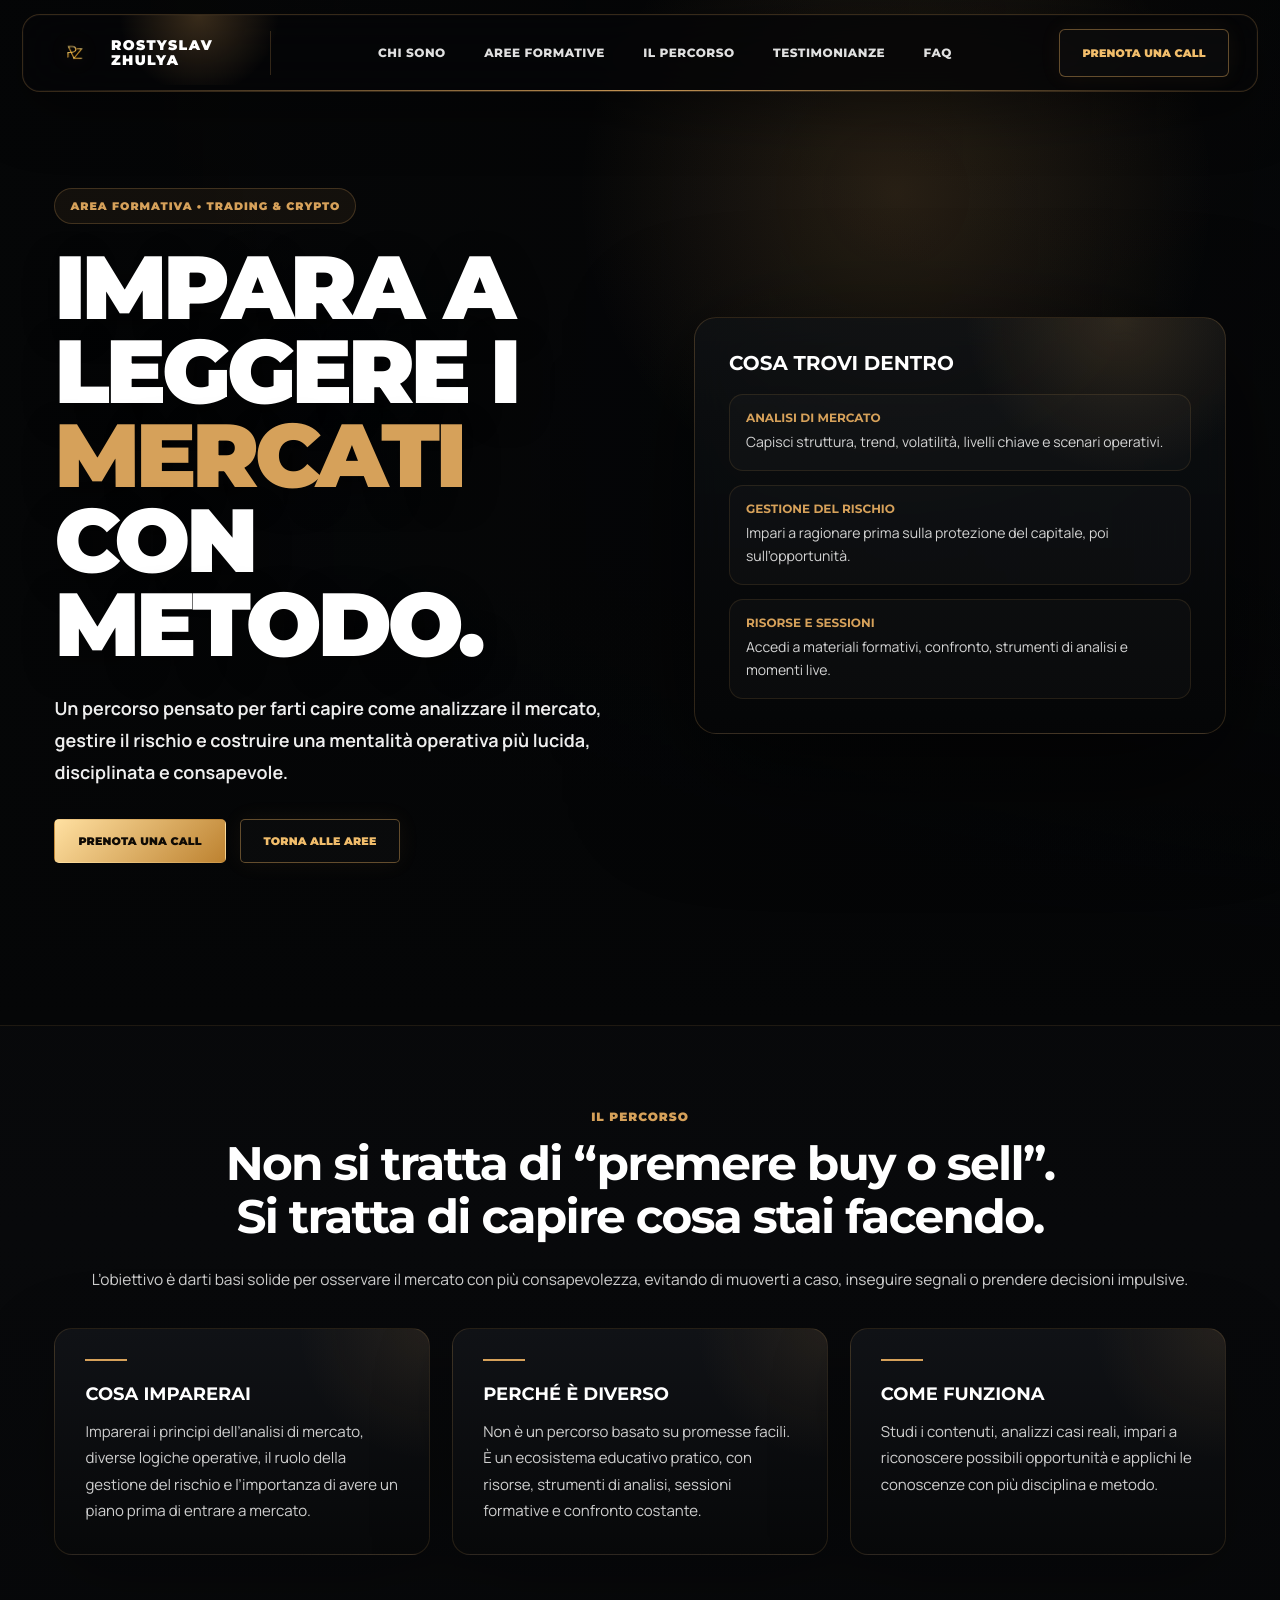
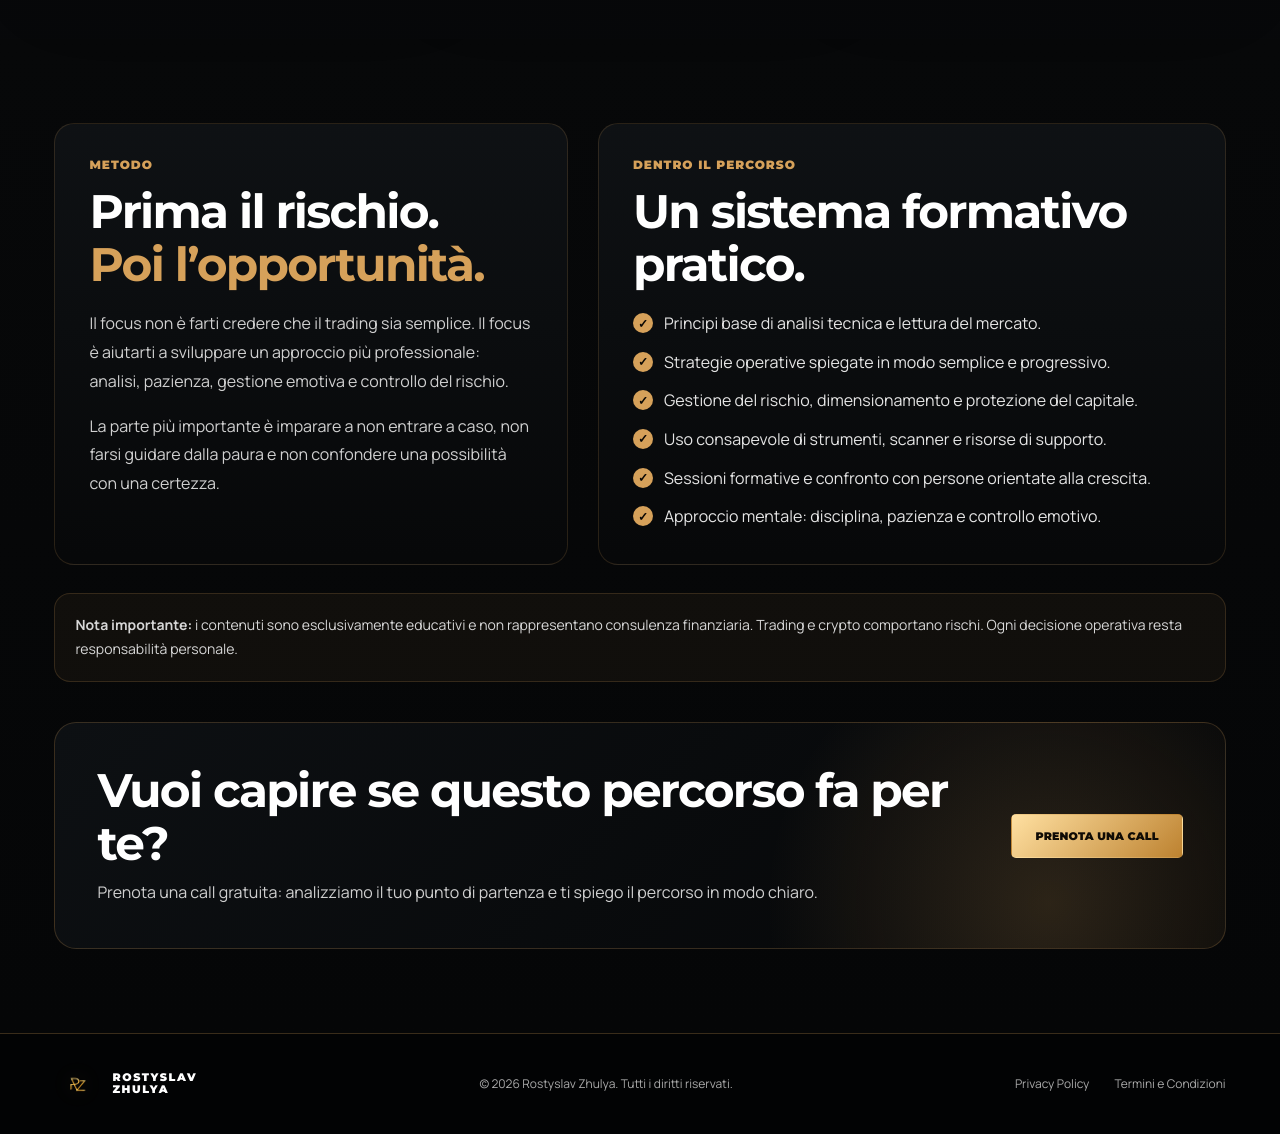
<file: pages/trading.html>
<!DOCTYPE html>
<html lang="it">
<head>
  <meta charset="UTF-8" />
  <meta name="viewport" content="width=device-width, initial-scale=1.0" />
  <title>Trading & Crypto | Rostyslav Zhulya</title>
  <link rel="preconnect" href="https://fonts.googleapis.com">
  <link rel="preconnect" href="https://fonts.gstatic.com" crossorigin>
  <link href="https://fonts.googleapis.com/css2?family=Manrope:wght@400;500;600;700;800&family=Montserrat:wght@600;700;800;900&display=swap" rel="stylesheet">
  <link rel="stylesheet" href="../styles.css" />
</head>
<body class="trading-page">

<header class="navbar">
  <div class="nav-inner">
    <a href="../index.html" class="brand">
      <img src="../images/logo.png" class="logo-img" alt="RZ Logo">
      <span>Rostyslav<br>Zhulya</span>
    </a>
    <nav class="nav">
      <a href="../index.html#chi-sono">Chi sono</a>
      <a href="../index.html#aree">Aree formative</a>
      <a href="../index.html#percorso">Il percorso</a>
      <a href="../index.html#testimonianze">Testimonianze</a>
      <a href="../index.html#faq">FAQ</a>
    </nav>
    <a class="btn btn-dark" href="../index.html#call">Prenota una call</a>
    <button class="menu-toggle" aria-label="Apri menu">☰</button>
  </div>
</header>

<main>
  <section class="trading-hero">
    <div class="container trading-hero-inner">
      <div>
        <div class="trading-badge">Area formativa • Trading & Crypto</div>
        <h1 class="trading-title">Impara a leggere i <span>mercati</span> con metodo.</h1>
        <p class="trading-lead">
          Un percorso pensato per farti capire come analizzare il mercato, gestire il rischio
          e costruire una mentalità operativa più lucida, disciplinata e consapevole.
        </p>
        <div class="trading-actions">
          <a href="../index.html#call" class="btn btn-gold">Prenota una call</a>
          <a href="../index.html#aree" class="btn btn-dark">Torna alle aree</a>
        </div>
      </div>

      <div class="trading-glass-card">
        <h3>Cosa trovi dentro</h3>
        <div class="trading-mini-list">
          <div class="trading-mini">
            <strong>Analisi di mercato</strong>
            <p>Capisci struttura, trend, volatilità, livelli chiave e scenari operativi.</p>
          </div>
          <div class="trading-mini">
            <strong>Gestione del rischio</strong>
            <p>Impari a ragionare prima sulla protezione del capitale, poi sull’opportunità.</p>
          </div>
          <div class="trading-mini">
            <strong>Risorse e sessioni</strong>
            <p>Accedi a materiali formativi, confronto, strumenti di analisi e momenti live.</p>
          </div>
        </div>
      </div>
    </div>
  </section>

  <section class="trading-section">
    <div class="container">
      <div class="center">
        <div class="label">Il percorso</div>
        <h2>Non si tratta di “premere buy o sell”.<br>Si tratta di capire cosa stai facendo.</h2>
        <p class="lead">
          L’obiettivo è darti basi solide per osservare il mercato con più consapevolezza,
          evitando di muoverti a caso, inseguire segnali o prendere decisioni impulsive.
        </p>
      </div>

      <div class="trading-grid">
        <div class="trading-box">
          <h3>Cosa imparerai</h3>
          <p>
            Imparerai i principi dell’analisi di mercato, diverse logiche operative,
            il ruolo della gestione del rischio e l’importanza di avere un piano prima di entrare a mercato.
          </p>
        </div>

        <div class="trading-box">
          <h3>Perché è diverso</h3>
          <p>
            Non è un percorso basato su promesse facili. È un ecosistema educativo pratico,
            con risorse, strumenti di analisi, sessioni formative e confronto costante.
          </p>
        </div>

        <div class="trading-box">
          <h3>Come funziona</h3>
          <p>
            Studi i contenuti, analizzi casi reali, impari a riconoscere possibili opportunità
            e applichi le conoscenze con più disciplina e metodo.
          </p>
        </div>
      </div>
    </div>
  </section>

  <section class="trading-section section-dark">
    <div class="container trading-deep">
      <div class="trading-panel">
        <div class="label">Metodo</div>
        <h2>Prima il rischio.<br><span class="gold">Poi l’opportunità.</span></h2>
        <p>
          Il focus non è farti credere che il trading sia semplice. Il focus è aiutarti a sviluppare
          un approccio più professionale: analisi, pazienza, gestione emotiva e controllo del rischio.
        </p>
        <p>
          La parte più importante è imparare a non entrare a caso, non farsi guidare dalla paura
          e non confondere una possibilità con una certezza.
        </p>
      </div>

      <div class="trading-panel">
        <div class="label">Dentro il percorso</div>
        <h2>Un sistema formativo pratico.</h2>
        <ul class="trading-checks">
          <li>Principi base di analisi tecnica e lettura del mercato.</li>
          <li>Strategie operative spiegate in modo semplice e progressivo.</li>
          <li>Gestione del rischio, dimensionamento e protezione del capitale.</li>
          <li>Uso consapevole di strumenti, scanner e risorse di supporto.</li>
          <li>Sessioni formative e confronto con persone orientate alla crescita.</li>
          <li>Approccio mentale: disciplina, pazienza e controllo emotivo.</li>
        </ul>
      </div>
    </div>

    <div class="container">
      <div class="trading-warning">
        <strong>Nota importante:</strong> i contenuti sono esclusivamente educativi e non rappresentano consulenza finanziaria.
        Trading e crypto comportano rischi. Ogni decisione operativa resta responsabilità personale.
      </div>

      <div class="trading-final">
        <div>
          <h2>Vuoi capire se questo percorso fa per te?</h2>
          <p>Prenota una call gratuita: analizziamo il tuo punto di partenza e ti spiego il percorso in modo chiaro.</p>
        </div>
        <a href="../index.html#call" class="btn btn-gold">Prenota una call</a>
      </div>
    </div>
  </section>
</main>

<footer>
  <div class="container foot">
    <a class="brand footer-brand" href="../index.html">
      <img src="../images/logo.png" class="logo-img footer-logo" alt="RZ Logo">
      <span>Rostyslav<br>Zhulya</span>
    </a>
    <div>© 2026 Rostyslav Zhulya. Tutti i diritti riservati.</div>
    <div class="foot-links">
      <a href="../privacy.html">Privacy Policy</a>
      <a href="../termini.html">Termini e Condizioni</a>
    </div>
  </div>
</footer>

<script src="../script.js"></script>
</body>
</html>
</file>
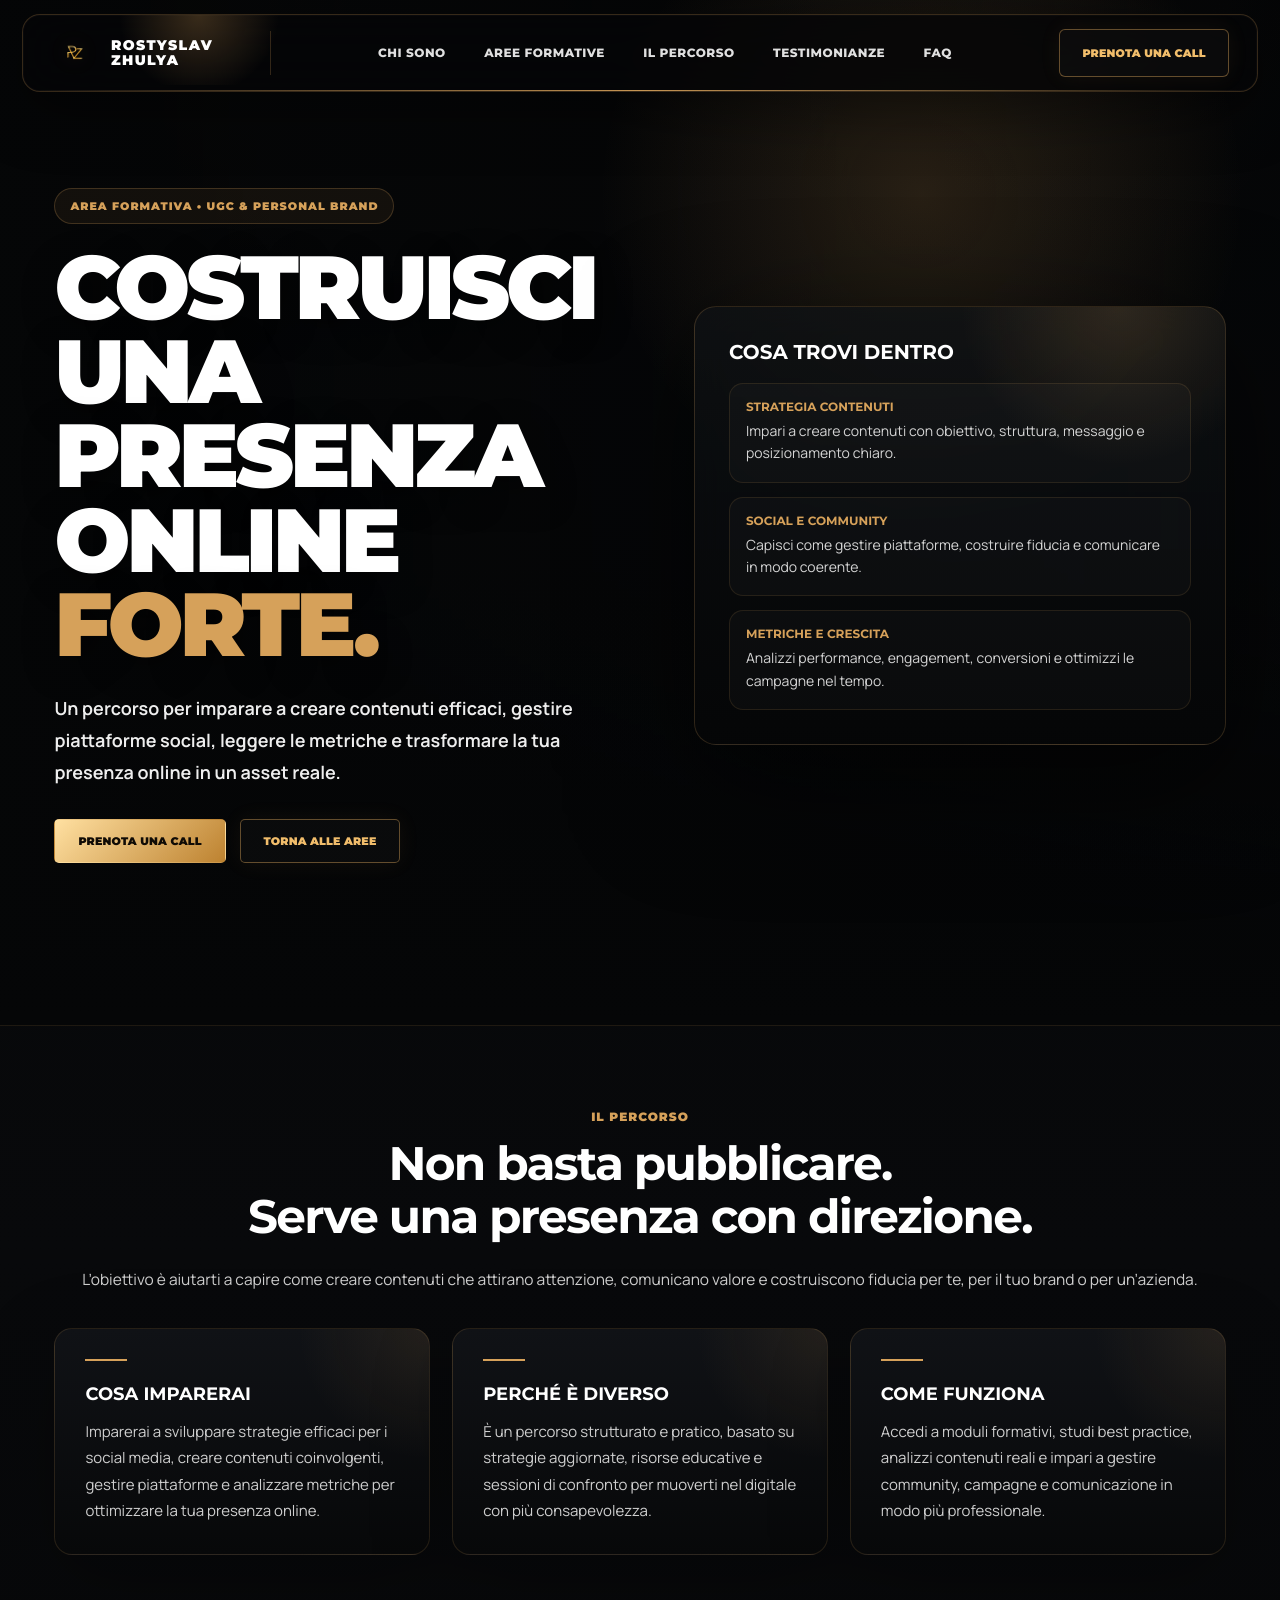
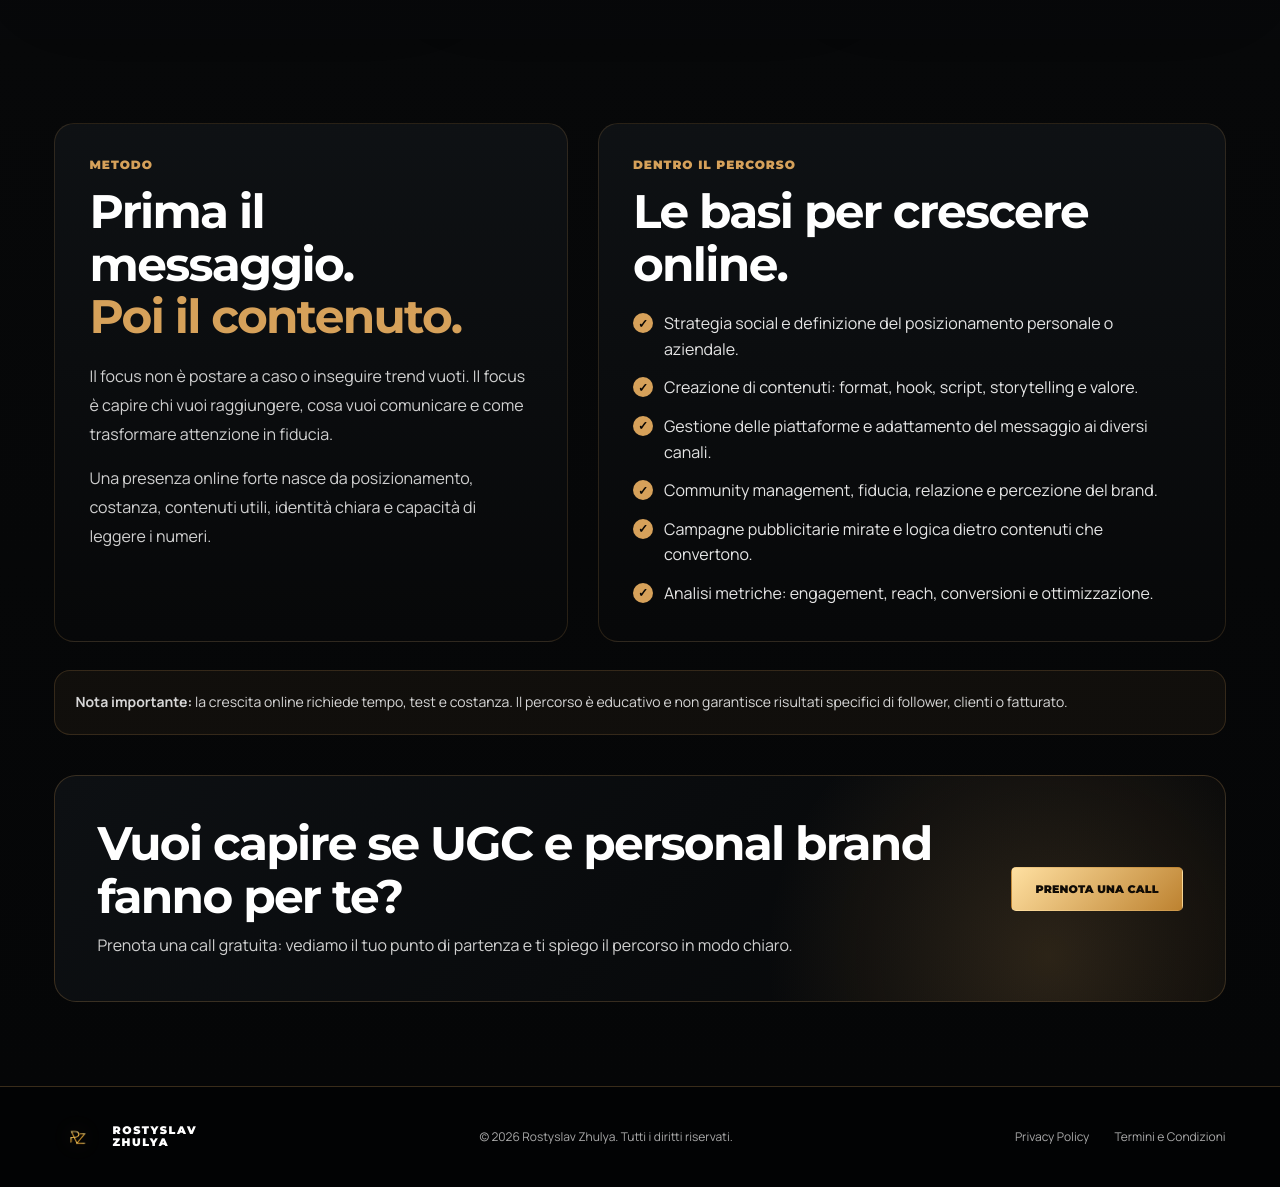
<file: pages/ugc.html>
<!DOCTYPE html>
<html lang="it">
<head>
  <meta charset="UTF-8" />
  <meta name="viewport" content="width=device-width, initial-scale=1.0" />
  <title>UGC & Personal Brand | Rostyslav Zhulya</title>
  <link rel="preconnect" href="https://fonts.googleapis.com">
  <link rel="preconnect" href="https://fonts.gstatic.com" crossorigin>
  <link href="https://fonts.googleapis.com/css2?family=Manrope:wght@400;500;600;700;800&family=Montserrat:wght@600;700;800;900&display=swap" rel="stylesheet">
  <link rel="stylesheet" href="../styles.css" />
</head>
<body class="ugc-page">

<header class="navbar">
  <div class="nav-inner">
    <a href="../index.html" class="brand">
      <img src="../images/logo.png" class="logo-img" alt="RZ Logo">
      <span>Rostyslav<br>Zhulya</span>
    </a>
    <nav class="nav">
      <a href="../index.html#chi-sono">Chi sono</a>
      <a href="../index.html#aree">Aree formative</a>
      <a href="../index.html#percorso">Il percorso</a>
      <a href="../index.html#testimonianze">Testimonianze</a>
      <a href="../index.html#faq">FAQ</a>
    </nav>
    <a class="btn btn-dark" href="../index.html#call">Prenota una call</a>
    <button class="menu-toggle" aria-label="Apri menu">☰</button>
  </div>
</header>

<main>
  <section class="ugc-hero">
    <div class="container ugc-hero-inner">
      <div>
        <div class="ugc-badge">Area formativa • UGC & Personal Brand</div>
        <h1 class="ugc-title">Costruisci una presenza online <span>forte.</span></h1>
        <p class="ugc-lead">
          Un percorso per imparare a creare contenuti efficaci, gestire piattaforme social,
          leggere le metriche e trasformare la tua presenza online in un asset reale.
        </p>
        <div class="ugc-actions">
          <a href="../index.html#call" class="btn btn-gold">Prenota una call</a>
          <a href="../index.html#aree" class="btn btn-dark">Torna alle aree</a>
        </div>
      </div>

      <div class="ugc-glass-card">
        <h3>Cosa trovi dentro</h3>
        <div class="ugc-mini-list">
          <div class="ugc-mini">
            <strong>Strategia contenuti</strong>
            <p>Impari a creare contenuti con obiettivo, struttura, messaggio e posizionamento chiaro.</p>
          </div>
          <div class="ugc-mini">
            <strong>Social e community</strong>
            <p>Capisci come gestire piattaforme, costruire fiducia e comunicare in modo coerente.</p>
          </div>
          <div class="ugc-mini">
            <strong>Metriche e crescita</strong>
            <p>Analizzi performance, engagement, conversioni e ottimizzi le campagne nel tempo.</p>
          </div>
        </div>
      </div>
    </div>
  </section>

  <section class="ugc-section">
    <div class="container">
      <div class="center">
        <div class="label">Il percorso</div>
        <h2>Non basta pubblicare.<br>Serve una presenza con direzione.</h2>
        <p class="lead">
          L’obiettivo è aiutarti a capire come creare contenuti che attirano attenzione,
          comunicano valore e costruiscono fiducia per te, per il tuo brand o per un’azienda.
        </p>
      </div>

      <div class="ugc-grid">
        <div class="ugc-box">
          <h3>Cosa imparerai</h3>
          <p>
            Imparerai a sviluppare strategie efficaci per i social media, creare contenuti coinvolgenti,
            gestire piattaforme e analizzare metriche per ottimizzare la tua presenza online.
          </p>
        </div>

        <div class="ugc-box">
          <h3>Perché è diverso</h3>
          <p>
            È un percorso strutturato e pratico, basato su strategie aggiornate,
            risorse educative e sessioni di confronto per muoverti nel digitale con più consapevolezza.
          </p>
        </div>

        <div class="ugc-box">
          <h3>Come funziona</h3>
          <p>
            Accedi a moduli formativi, studi best practice, analizzi contenuti reali
            e impari a gestire community, campagne e comunicazione in modo più professionale.
          </p>
        </div>
      </div>
    </div>
  </section>

  <section class="ugc-section section-dark">
    <div class="container ugc-deep">
      <div class="ugc-panel">
        <div class="label">Metodo</div>
        <h2>Prima il messaggio.<br><span class="gold">Poi il contenuto.</span></h2>
        <p>
          Il focus non è postare a caso o inseguire trend vuoti. Il focus è capire chi vuoi raggiungere,
          cosa vuoi comunicare e come trasformare attenzione in fiducia.
        </p>
        <p>
          Una presenza online forte nasce da posizionamento, costanza, contenuti utili,
          identità chiara e capacità di leggere i numeri.
        </p>
      </div>

      <div class="ugc-panel">
        <div class="label">Dentro il percorso</div>
        <h2>Le basi per crescere online.</h2>
        <ul class="ugc-checks">
          <li>Strategia social e definizione del posizionamento personale o aziendale.</li>
          <li>Creazione di contenuti: format, hook, script, storytelling e valore.</li>
          <li>Gestione delle piattaforme e adattamento del messaggio ai diversi canali.</li>
          <li>Community management, fiducia, relazione e percezione del brand.</li>
          <li>Campagne pubblicitarie mirate e logica dietro contenuti che convertono.</li>
          <li>Analisi metriche: engagement, reach, conversioni e ottimizzazione.</li>
        </ul>
      </div>
    </div>

    <div class="container">
      <div class="ugc-warning">
        <strong>Nota importante:</strong> la crescita online richiede tempo, test e costanza.
        Il percorso è educativo e non garantisce risultati specifici di follower, clienti o fatturato.
      </div>

      <div class="ugc-final">
        <div>
          <h2>Vuoi capire se UGC e personal brand fanno per te?</h2>
          <p>Prenota una call gratuita: vediamo il tuo punto di partenza e ti spiego il percorso in modo chiaro.</p>
        </div>
        <a href="../index.html#call" class="btn btn-gold">Prenota una call</a>
      </div>
    </div>
  </section>
</main>

<footer>
  <div class="container foot">
    <a class="brand footer-brand" href="../index.html">
      <img src="../images/logo.png" class="logo-img footer-logo" alt="RZ Logo">
      <span>Rostyslav<br>Zhulya</span>
    </a>
    <div>© 2026 Rostyslav Zhulya. Tutti i diritti riservati.</div>
    <div class="foot-links">
      <a href="../privacy.html">Privacy Policy</a>
      <a href="../termini.html">Termini e Condizioni</a>
    </div>
  </div>
</footer>

<script src="../script.js"></script>
</body>
</html>
</file>
<file: styles.css>
/* =========================================================
   ROSTYSLAV LANDING PAGE - CLEAN STYLES.CSS
   Versione pulita + logo immagine già pronto
   ========================================================= */

/* ------------------------------
   1. VARIABILI GLOBALI
------------------------------ */
:root {
  --black: #050607;
  --dark: #08090b;
  --dark2: #101216;
  --card: #111418;

  --gold: #b98545;
  --gold2: #d6a15a;
  --gold3: #7a5228;

  --white: #ffffff;
  --muted: #b6b6b6;
  --line: rgba(214, 161, 90, 0.26);
  --shadow: 0 30px 120px rgba(0, 0, 0, 0.72);
}

/* ------------------------------
   2. RESET BASE
------------------------------ */
* {
  box-sizing: border-box;
  margin: 0;
  padding: 0;
}

html {
  scroll-behavior: smooth;
}

body {
  font-family: Manrope, sans-serif;
  background: var(--black);
  color: var(--white);
  overflow-x: hidden;
  -webkit-font-smoothing: antialiased;
  text-rendering: geometricPrecision;
}

body::before {
  content: "";
  position: fixed;
  inset: 0;
  z-index: -3;
  background:
    radial-gradient(circle at 20% 0%, rgba(185, 133, 69, 0.08), transparent 24%),
    radial-gradient(circle at 80% 0%, rgba(185, 133, 69, 0.05), transparent 22%),
    linear-gradient(180deg, #050607, #08090b 45%, #050607);
}

a {
  text-decoration: none;
  color: inherit;
}

img {
  display: block;
  max-width: 100%;
}

.container {
  width: min(1185px, 91.5%);
  margin: auto;
}

.gold {
  color: var(--gold2);
}

/* ------------------------------
   3. HEADER PREMIUM
------------------------------ */
.navbar {
  position: sticky;
  top: 14px;
  z-index: 100;
  margin: 0 auto;
  width: min(1500px, calc(100% - 44px));
  background: rgba(5, 6, 7, 0.78);
  backdrop-filter: blur(22px);
  border: 1px solid rgba(214, 161, 90, 0.24);
  border-radius: 16px;
  box-shadow:
    0 18px 60px rgba(0, 0, 0, 0.42),
    inset 0 0 0 1px rgba(255, 255, 255, 0.02);
  overflow: hidden;
}

.navbar::before {
  content: "";
  position: absolute;
  left: 0;
  right: 0;
  bottom: 0;
  height: 1px;
  background: linear-gradient(90deg, transparent, rgba(214, 161, 90, 0.92), transparent);
}

.navbar::after {
  content: "";
  position: absolute;
  top: -70px;
  left: 7%;
  width: 180px;
  height: 140px;
  background: radial-gradient(circle, rgba(214, 161, 90, 0.25), transparent 70%);
  pointer-events: none;
}

.nav-inner {
  height: 78px;
  display: flex;
  align-items: center;
  justify-content: space-between;
  gap: 28px;
  padding: 0 28px;
}

.brand {
  display: flex;
  align-items: center;
  gap: 18px;
  text-transform: uppercase;
  font-family: Montserrat, sans-serif;
  font-weight: 800;
  letter-spacing: 2px;
  font-size: 15px;
  line-height: 1.05;
  position: relative;
  padding-right: 34px;
}

.brand::after {
  content: "";
  position: absolute;
  right: 0;
  top: 50%;
  transform: translateY(-50%);
  width: 1px;
  height: 46px;
  background: rgba(214, 161, 90, 0.22);
}

.brand::before {
  content: "";
  position: absolute;
  left: -30px;
  top: 50%;
  transform: translateY(-50%);
  width: 140px;
  height: 140px;
  background: radial-gradient(circle, rgba(214, 161, 90, 0.12), transparent 70%);
  pointer-events: none;
}

.brand span {
  display: flex;
  flex-direction: column;
  font-weight: 900;
  letter-spacing: 1.6px;
  color: #ffffff;
}

/* LOGO IMMAGINE: usa <img src="images/logo.png" class="logo-img"> */
.logo-img {
  width: 78px;
  height: 78px;
  object-fit: contain;
  transform: translateY(1px);
  filter:
    drop-shadow(0 0 10px rgba(214, 161, 90, 0.20))
    drop-shadow(0 0 24px rgba(214, 161, 90, 0.12));
}

/* Vecchio logo CSS disattivato. Puoi eliminarlo dall'HTML se usi .logo-img */
.mark {
  width: 58px;
  height: 58px;
  display: grid;
  place-items: center;
  color: var(--gold2);
  font-family: Montserrat, sans-serif;
  font-weight: 800;
  font-size: 40px;
  line-height: 1;
  letter-spacing: -6px;
  text-shadow: 0 0 22px rgba(214, 161, 90, 0.18);
  position: relative;
}

.mark::before {
  content: "";
  position: absolute;
  inset: 10px 18px 18px 8px;
  border-left: 4px solid var(--gold2);
  border-top: 4px solid var(--gold2);
  transform: skew(-10deg);
}

.mark::after {
  content: "";
  position: absolute;
  inset: 21px 8px 9px 20px;
  border-right: 4px solid var(--gold2);
  border-bottom: 4px solid var(--gold2);
  transform: skew(-10deg);
}

.nav {
  display: flex;
  gap: 46px;
  font-family: Montserrat, sans-serif;
  font-weight: 700;
  text-transform: uppercase;
  letter-spacing: 0.6px;
  font-size: 13px;
  color: #f3f3f3;
}

.nav a {
  position: relative;
  padding: 8px 0;
  opacity: 0.92;
}

.nav a::after {
  content: "";
  position: absolute;
  left: 50%;
  bottom: -10px;
  width: 0;
  height: 2px;
  background: var(--gold2);
  transform: translateX(-50%);
  transition: 0.25s;
}

.nav a:hover::after {
  width: 32px;
}

.nav a:hover {
  color: #ffffff;
}

.menu-toggle {
  display: none;
  background: none;
  border: 0;
  color: var(--gold2);
  font-size: 34px;
  cursor: pointer;
}

/* ------------------------------
   4. BUTTONS
------------------------------ */
.btn {
  display: inline-flex;
  align-items: center;
  justify-content: center;
  gap: 10px;
  border-radius: 5px;
  padding: 14px 23px;
  font-family: Montserrat, sans-serif;
  font-size: 11px;
  font-weight: 900;
  text-transform: uppercase;
  letter-spacing: 0.15px;
  transition: 0.25s;
  border: 1px solid transparent;
  cursor: pointer;
  white-space: nowrap;
}

.btn:hover {
  transform: translateY(-2px);
  box-shadow: 0 16px 34px rgba(201, 149, 69, 0.2);
}

.btn-gold {
  background: linear-gradient(135deg, #ffe0a1, #bd8230);
  color: #100b05;
}

.btn-dark {
  border-color: rgba(214, 161, 90, 0.44);
  color: #f1bd6b;
  background: rgba(255, 255, 255, 0.025);
  box-shadow: 0 0 22px rgba(214, 161, 90, 0.07);
}

/* ------------------------------
   5. HERO
------------------------------ */
.hero{
  position:relative;
  min-height:820px;
  display:flex;
  align-items:center;

  margin-top:-100px;
  padding-top:100px;

  overflow:hidden;

  border-bottom:1px solid rgba(214,161,90,.10);

  background:
    linear-gradient(
      90deg,
      rgba(5,6,7,.96) 0%,
      rgba(5,6,7,.90) 26%,
      rgba(5,6,7,.52) 54%,
      rgba(5,6,7,.82) 100%
    ),
    url("images/me.png");

  background-size:cover;
  background-position:center top;
  background-repeat:no-repeat;
}

.hero::before{
  content:"";
  position:absolute;
  inset:0;

  background:
    radial-gradient(
      circle at 68% 18%,
      rgba(214,161,90,.16),
      transparent 24%
    ),
    linear-gradient(
      180deg,
      transparent 58%,
      #050607 100%
    );

  z-index:0;
}

.hero-grid{
  position:relative;
  z-index:2;

  display:grid;
  grid-template-columns:0.9fr 1.1fr;

  align-items:center;

  min-height:820px;
}

.eyebrow {
  font-family: Montserrat, sans-serif;
  font-size: 12px;
  text-transform: uppercase;
  letter-spacing: 1px;
  color: var(--gold2);
  font-weight: 900;
  margin-bottom: 18px;
}

h1 {
  font-family: Montserrat, sans-serif;
  font-size: clamp(58px, 7vw, 96px);
  line-height: 0.96;
  letter-spacing: -4px;
  text-transform: uppercase;
  font-weight: 900;
  max-width: 700px;
  text-shadow: 0 10px 35px rgba(0, 0, 0, 0.45);
}

.hero-copy p {
  font-size: 17px;
  font-weight: 600;
  line-height: 1.7;
  color: #ededed;
  max-width: 520px;
  margin: 26px 0;
}

.hero-actions {
  display: flex;
  flex-wrap: wrap;
  gap: 14px;
  margin-bottom: 25px;
}

.proof {
  display: flex;
  align-items: center;
  gap: 13px;
  color: #d2d2d2;
  font-size: 13px;
}

.faces {
  display: flex;
}

.faces span {
  width: 34px;
  height: 34px;
  border-radius: 50%;
  margin-left: -8px;
  border: 2px solid #08090b;
  background: url("https://images.unsplash.com/photo-1500648767791-00dcc994a43e?auto=format&fit=crop&w=100&q=80") center/cover;
}

.faces span:first-child {
  margin-left: 0;
}

.faces span:nth-child(2) {
  background-image: url("https://images.unsplash.com/photo-1544723795-3fb6469f5b39?auto=format&fit=crop&w=100&q=80");
}

.faces span:nth-child(3) {
  background-image: url("https://images.unsplash.com/photo-1494790108377-be9c29b29330?auto=format&fit=crop&w=100&q=80");
}

.faces span:nth-child(4) {
  background-image: url("https://images.unsplash.com/photo-1527980965255-d3b416303d12?auto=format&fit=crop&w=100&q=80");
}

.hero-visual {
  min-height: 640px;
  position: relative;
  display: flex;
  align-items: flex-end;
  justify-content: center;
}

.main-person {
  width: 640px;
  height: 640px;
  position: relative;
  filter: drop-shadow(0 50px 120px rgba(0, 0, 0, 0.82));
}

.main-person img {
  position: absolute;
  bottom: 0;
  left: 50%;
  transform: translateX(-50%);
  width: 520px;
  height: 640px;
  object-fit: cover;
  object-position: center top;
  box-shadow: var(--shadow);
  filter: contrast(1.06) saturate(0.9) brightness(0.97);
}

.video-card {
  position: absolute;
  right: 10px;
  bottom: 120px;
  width: 285px;
  padding: 38px 28px;
  border: 1px solid rgba(214, 161, 90, 0.28);
  background: rgba(7, 9, 11, 0.58);
  backdrop-filter: blur(18px);
  border-radius: 14px;
  text-align: center;
  box-shadow: 0 30px 80px rgba(0, 0, 0, 0.45);
}

.play {
  width: 90px;
  height: 90px;
  border: 2px solid #ffffff;
  border-radius: 50%;
  margin: 0 auto 24px;
  display: grid;
  place-items: center;
  font-size: 30px;
}

.video-card h3 {
  text-transform: uppercase;
  font-family: Montserrat, sans-serif;
  font-size: 16px;
  margin-bottom: 12px;
}

.video-card p {
  font-size: 13px;
  line-height: 1.65;
  color: #d0d0d0;
}

.video-card small {
  display: block;
  margin-top: 18px;
  color: #aaaaaa;
}

/* ------------------------------
   6. STATS
------------------------------ */
.stats {
  position: relative;
  border-top: 1px solid rgba(214, 161, 90, 0.08);
  border-bottom: 1px solid rgba(214, 161, 90, 0.08);
  background: linear-gradient(90deg, #070809, #0b0d10, #070809);
  overflow: hidden;
}

.stats-grid {
  display: grid;
  grid-template-columns: repeat(4, 1fr);
}

.stat {
  padding: 30px 26px;
  border-right: 1px solid rgba(214, 161, 90, 0.12);
  display: flex;
  align-items: center;
  justify-content: center;
  gap: 18px;
}

.stat:last-child {
  border-right: 0;
}

.stat i svg {
  width: 28px;
  height: 28px;
  stroke: var(--gold2);
  filter: drop-shadow(0 0 10px rgba(214, 161, 90, 0.18));
}

.stat strong {
  display: block;
  font-family: Montserrat, sans-serif;
  font-size: 34px;
  line-height: 1;
}

.stat p {
  color: #bdbdbd;
  font-size: 13px;
  margin-top: 6px;
  text-transform: uppercase;
  font-family: Montserrat, sans-serif;
  font-weight: 700;
}

/* ------------------------------
   7. SEZIONI GENERALI
------------------------------ */
section {
  padding: 82px 0;
}

.section-dark {
  background: linear-gradient(180deg, #070809, #050607);
}

.two {
  display: grid;
  grid-template-columns: 0.95fr 1.05fr;
  gap: 64px;
  align-items: center;
}

.label {
  color: var(--gold2);
  text-transform: uppercase;
  letter-spacing: 1px;
  font-family: Montserrat, sans-serif;
  font-size: 12px;
  font-weight: 900;
  margin-bottom: 13px;
}

h2 {
  font-family: Montserrat, sans-serif;
  font-size: clamp(32px, 3.8vw, 47px);
  line-height: 1.12;
  letter-spacing: -1.7px;
  margin-bottom: 22px;
}

.lead {
  color: #cfcfcf;
  line-height: 1.85;
  font-size: 15.5px;
  margin-bottom: 20px;
}

.checks {
  list-style: none;
  margin: 22px 0;
}

.checks li {
  margin: 12px 0;
  color: #e8e8e8;
  font-size: 14.5px;
}

.checks li::before {
  content: "✓";
  display: inline-grid;
  place-items: center;
  width: 18px;
  height: 18px;
  background: var(--gold2);
  color: #090704;
  border-radius: 50%;
  font-size: 11px;
  font-weight: 900;
  margin-right: 10px;
}

/* ------------------------------
   8. CHI SONO
------------------------------ */
.cinema-frame{
    position: relative;
    width: 100%;
    max-width: 700px; /* PRIMA era più piccolo */
    border-radius: 24px;
    overflow: hidden;
    border: 1px solid rgba(212,163,79,.35);
    box-shadow: 0 0 40px rgba(0,0,0,.45);
}

.cinema-frame img{
    width: 100%;
    height: 720px; /* aumenta altezza */
    object-fit: cover;
    display: block;
}

.cinema-frame::after {
  content: "";
  position: absolute;
  inset: 0;
  background: linear-gradient(180deg, rgba(0, 0, 0, 0.08), rgba(0, 0, 0, 0.88));
  z-index: 1;
}

.sign {
  position: absolute;
  right: 28px;
  bottom: 14px;
  z-index: 4;
  font-family: "Snell Roundhand", "Brush Script MT", "Segoe Script", cursive;
  font-style: italic;
  font-size: 74px;
  line-height: 0.74;
  color: #b98545;
  transform: rotate(-6deg);
  opacity: 0.92;
}

.sign span {
  display: block;
  margin-left: 128px;
  margin-top: -10px;
}

/* ------------------------------
   9. AREE FORMATIVE
------------------------------ */
.center {
  text-align: center;
}

.areas-section {
  position: relative;
  background: linear-gradient(180deg, #050607 0%, #07090b 45%, #050607 100%);
  overflow: hidden;
}

.areas-title {
  display: inline-flex;
  align-items: center;
  gap: 18px;
  text-transform: uppercase;
  font-size: 30px;
}

.areas-title::before,
.areas-title::after {
  content: "";
  width: 72px;
  height: 1px;
  background: linear-gradient(90deg, transparent, var(--gold2));
}

.areas-title::after {
  background: linear-gradient(90deg, var(--gold2), transparent);
}

.cards {
  display: grid;
  grid-template-columns: repeat(5, 1fr);
  gap: 14px;
  margin-top: 30px;
}

.course {
  position: relative;
  height: 250px;
  border: 1px solid rgba(201, 145, 67, 0.34);
  border-radius: 4px;
  overflow: hidden;
  background: #060708;
  transition: 0.32s;
}

.course:hover {
  transform: translateY(-6px);
  border-color: #d6a15a;
  box-shadow: 0 24px 70px rgba(0, 0, 0, 0.45);
}

.course-img {
  position: absolute;
  inset: 0;
}

.course-img img {
  width: 100%;
  height: 100%;
  object-fit: cover;
  filter: brightness(0.48);
}

.course-img::after {
  content: "";
  position: absolute;
  inset: 0;
  background: linear-gradient(180deg, rgba(0, 0, 0, 0.02), rgba(0, 0, 0, 0.96));
}

.course-body {
  position: absolute;
  z-index: 2;
  left: 0;
  right: 0;
  bottom: 0;
  padding: 18px;
}

.course h3 {
  text-transform: uppercase;
  font-family: Montserrat, sans-serif;
  font-size: 15px;
  margin-bottom: 8px;
}

.course h3::before {
  content: "";
  display: block;
  width: 26px;
  height: 1px;
  background: #d6a15a;
  margin-bottom: 11px;
}

.course p {
  font-size: 12px;
  line-height: 1.5;
  color: #d7d7d7;
  margin-bottom: 15px;
}

.more {
  background: none;
  border: 0;
  color: var(--gold2);
  font-family: Montserrat, sans-serif;
  font-weight: 900;
  font-size: 12px;
  text-transform: uppercase;
  cursor: pointer;
}

.course-icon {
  position: absolute;
  top: 14px;
  right: 14px;
  z-index: 3;
  width: 38px;
  height: 38px;
  border: 1px solid rgba(213, 164, 92, 0.24);
  border-radius: 50%;
  display: grid;
  place-items: center;
  color: #d6a15a;
  background: rgba(0, 0, 0, 0.22);
}

.course-icon svg {
  width: 18px;
  height: 18px;
  stroke: currentColor;
}

/* ------------------------------
   10. PERCORSO
------------------------------ */
.process {
  background: linear-gradient(180deg, #050607, #07090b 50%, #050607);
  padding-bottom: 72px;
}

.steps {
  display: grid;
  grid-template-columns: repeat(4, 1fr);
  gap: 20px;
  margin-top: 42px;
}

.step {
  text-align: center;
  position: relative;
}

.step:not(:last-child)::after {
  content: "";
  position: absolute;
  top: 54px;
  right: -18px;
  width: 38px;
  height: 1px;
  background: linear-gradient(90deg, #b98545, transparent);
}

.num {
  font-family: Montserrat, sans-serif;
  color: #b98545;
  font-size: 34px;
  font-weight: 800;
  margin-bottom: 16px;
}

.circle {
  width: 86px;
  height: 86px;
  margin: 0 auto 18px;
  border: 1px solid rgba(200, 142, 60, 0.32);
  border-radius: 50%;
  display: grid;
  place-items: center;
}

.circle svg {
  width: 34px;
  height: 34px;
  stroke: #b98545;
  stroke-width: 1.6;
  fill: none;
}

.step h3 {
  font-family: Montserrat, sans-serif;
  font-size: 15px;
  color: #d6a15a;
  text-transform: uppercase;
  margin-bottom: 10px;
}

.step p {
  font-size: 13px;
  color: #d0d0d0;
  line-height: 1.6;
  max-width: 220px;
  margin: auto;
}

/* ------------------------------
   11. TESTIMONIANZE
------------------------------ */
.testimonial-carousel {
  position: relative;
  margin-top: 28px;
  overflow: hidden;
  padding: 4px 0 10px;
  mask-image: linear-gradient(90deg, transparent, #000 8%, #000 92%, transparent);
}

.testimonial-track {
  display: flex;
  gap: 22px;
  width: max-content;
  animation: testimonialScroll 48s linear infinite;
}

.testimonial-carousel:hover .testimonial-track {
  animation-play-state: paused;
}

.quote {
  width: 370px;
  min-height: 195px;
  flex: 0 0 auto;
  background: linear-gradient(180deg, #12161c, #0b0d11);
  border: 1px solid rgba(255, 255, 255, 0.11);
  border-radius: 9px;
  padding: 25px;
}

@keyframes testimonialScroll {
  from { transform: translateX(0); }
  to { transform: translateX(-50%); }
}

.stars {
  color: var(--gold2);
  letter-spacing: 3px;
  margin-bottom: 13px;
}

.quote p {
  font-size: 14px;
  line-height: 1.65;
}

.student {
  display: flex;
  align-items: center;
  gap: 11px;
  margin-top: 20px;
}

.student img {
  width: 39px;
  height: 39px;
  border-radius: 50%;
  object-fit: cover;
}

/* ------------------------------
   12. FAQ + CTA
------------------------------ */
.bottom {
  display: grid;
  grid-template-columns: 0.95fr 1.25fr;
  gap: 26px;
}

.faq,
.cta {
  position: relative;
  border: 1px solid rgba(214, 161, 90, 0.16);
  border-radius: 14px;
  background: linear-gradient(180deg, rgba(15, 18, 21, 0.96), rgba(7, 8, 9, 0.98));
  padding: 30px;
  box-shadow: 0 28px 90px rgba(0, 0, 0, 0.42);
  overflow: hidden;
}

.faq h3 {
  font-family: Montserrat, sans-serif;
  text-transform: uppercase;
  color: #d6a15a;
  font-size: 24px;
}

.faq-sub {
  color: #a9a9a9;
  font-size: 13px;
  line-height: 1.6;
  margin: 8px 0 20px;
}

.faq-item {
  border: 1px solid rgba(214, 161, 90, 0.13);
  margin-top: 10px;
  border-radius: 9px;
  overflow: hidden;
}

.faq-q {
  width: 100%;
  background: transparent;
  border: 0;
  color: #ffffff;
  padding: 17px 18px;
  display: flex;
  justify-content: space-between;
  font-family: Montserrat, sans-serif;
  font-size: 13px;
  font-weight: 800;
  cursor: pointer;
}

.faq-q span {
  width: 28px;
  height: 28px;
  border: 1px solid rgba(214, 161, 90, 0.28);
  border-radius: 50%;
  display: grid;
  place-items: center;
  color: #d6a15a;
}

.faq-a {
  max-height: 0;
  overflow: hidden;
  transition: max-height 0.38s ease;
}

.faq-a p {
  padding: 0 18px 18px;
  color: #cfcfcf;
  font-size: 14px;
  line-height: 1.72;
}

.faq-item.active .faq-a {
  max-height: 220px;
}

.faq-item.active .faq-q span {
  transform: rotate(45deg);
}

/* CTA TELEFONO SISTEMATO */
.cta {
  min-height: 410px;
  padding: 42px 40px;
  background:
    radial-gradient(circle at 80% 82%, rgba(214, 161, 90, 0.22), transparent 25%),
    linear-gradient(135deg, #060708 0%, #0b0d10 48%, #050607 100%);
}

.cta-visual {
  position: absolute;
  right: -35px;
  bottom: -45px;
  width: 430px;
  height: 430px;
  z-index: 1;
  pointer-events: none;
}

.cta-visual img {
  width: 100%;
  height: 100%;
  object-fit: contain;
  mix-blend-mode: screen;
  filter: drop-shadow(0 35px 70px rgba(0, 0, 0, 0.65));
}

.cta-content {
  position: relative;
  z-index: 3;
  max-width: 430px;
}

.cta-kicker {
  font-family: Montserrat, sans-serif;
  text-transform: uppercase;
  letter-spacing: 5px;
  color: #d6a15a;
  font-weight: 800;
  font-size: 18px;
}

.cta h2 {
  font-size: 52px;
  line-height: 0.98;
  text-transform: uppercase;
  letter-spacing: -2px;
}

.cta h2 span {
  display: block;
  color: #d6a15a;
}

.cta-line {
  width: 70px;
  height: 1px;
  background: #d6a15a;
  margin: 24px 0;
}

.cta-features {
  display: grid;
  grid-template-columns: repeat(3, 1fr);
  gap: 14px;
  margin: 28px 0;
}

.cta-feature {
  border-right: 1px solid rgba(214, 161, 90, 0.20);
  padding-right: 14px;
}

.cta-feature:last-child {
  border-right: 0;
}

.cta-feature svg {
  width: 25px;
  height: 25px;
  stroke: #d6a15a;
  margin-bottom: 8px;
}

.cta-feature strong {
  display: block;
  font-family: Montserrat, sans-serif;
  font-size: 11px;
  text-transform: uppercase;
}

.cta-feature small {
  display: block;
  color: #bcbcbc;
  margin-top: 4px;
  font-size: 11px;
}

.limited {
  display: flex;
  align-items: center;
  gap: 9px;
  color: #cfcfcf;
  font-family: Montserrat, sans-serif;
  font-size: 12px;
  text-transform: uppercase;
  margin-top: 20px;
}

.limited svg {
  width: 18px;
  height: 18px;
  stroke: #d6a15a;
}

/* ------------------------------
   13. FOOTER
------------------------------ */
footer {
  background: #020304;
  border-top: 1px solid var(--line);
  padding: 27px 0;
  color: #aaaaaa;
  font-size: 12px;
}

.foot {
  display: flex;
  align-items: center;
  justify-content: space-between;
  gap: 20px;
}

.foot-links {
  display: flex;
  gap: 25px;
}

/* ------------------------------
   14. COURSE PAGES
------------------------------ */
.course-hero {
  position: relative;
  min-height: 620px;
  display: flex;
  align-items: center;
  overflow: hidden;
  border-bottom: 1px solid rgba(214, 161, 90, 0.12);
  margin-top: -100px;
  padding-top: 100px;
}

.course-hero::before {
  content: "";
  position: absolute;
  inset: 0;
  background: linear-gradient(90deg, rgba(5, 6, 7, 0.98), rgba(5, 6, 7, 0.48)), var(--course-bg) center/cover;
}

.course-hero::after {
  content: "";
  position: absolute;
  inset: 0;
  background: linear-gradient(180deg, transparent 62%, #050607);
}

.course-hero-inner {
  position: relative;
  z-index: 1;
  display: grid;
  grid-template-columns: 0.95fr 1.05fr;
  gap: 54px;
  align-items: center;
}

.back {
  margin-bottom: 30px;
}

.course-badge {
  display: inline-flex;
  border: 1px solid rgba(214, 161, 90, 0.24);
  background: rgba(214, 161, 90, 0.06);
  padding: 10px 14px;
  border-radius: 999px;
  color: #d6a15a;
  font-family: Montserrat, sans-serif;
  font-size: 11px;
  text-transform: uppercase;
  font-weight: 900;
  margin-bottom: 20px;
}

.page-title {
  font-family: Montserrat, sans-serif;
  font-size: clamp(48px, 6.8vw, 86px);
  line-height: 0.96;
  letter-spacing: -3px;
  text-transform: uppercase;
  margin-bottom: 24px;
}

.course-lead {
  font-size: 18px;
  line-height: 1.75;
  color: #ececec;
  max-width: 600px;
  margin-bottom: 28px;
}

.course-actions {
  display: flex;
  gap: 14px;
  flex-wrap: wrap;
}

.course-glass {
  border: 1px solid rgba(214, 161, 90, 0.22);
  background: linear-gradient(180deg, rgba(14, 17, 21, 0.72), rgba(6, 7, 8, 0.88));
  backdrop-filter: blur(16px);
  border-radius: 18px;
  overflow: hidden;
  box-shadow: 0 35px 120px rgba(0, 0, 0, 0.58);
}

.course-glass img {
  width: 100%;
  height: 390px;
  object-fit: cover;
  filter: brightness(0.72);
}

.course-glass-content {
  padding: 28px;
}

.course-meta {
  display: grid;
  grid-template-columns: repeat(3, 1fr);
  gap: 12px;
  margin-top: 18px;
}

.meta-pill {
  border: 1px solid rgba(214, 161, 90, 0.14);
  background: rgba(255, 255, 255, 0.03);
  border-radius: 10px;
  padding: 13px;
}

.meta-pill strong {
  display: block;
  font-family: Montserrat, sans-serif;
  color: #d6a15a;
  font-size: 12px;
  text-transform: uppercase;
}

.meta-pill span {
  display: block;
  color: #cfcfcf;
  font-size: 12px;
  margin-top: 4px;
}

.course-section {
  padding: 78px 0;
}

.course-grid {
  display: grid;
  grid-template-columns: 1fr 1fr;
  gap: 26px;
}

.premium-box,
.info-box {
  border: 1px solid rgba(214, 161, 90, 0.16);
  background: linear-gradient(180deg, #101216, #070809);
  border-radius: 16px;
  padding: 30px;
}

.premium-box h3 {
  font-family: Montserrat, sans-serif;
  text-transform: uppercase;
  margin-bottom: 18px;
}

.premium-list {
  list-style: none;
}

.premium-list li {
  display: flex;
  gap: 12px;
  color: #d7d7d7;
  font-size: 15px;
  line-height: 1.6;
  margin: 14px 0;
}

.premium-list li::before {
  content: "";
  min-width: 18px;
  width: 18px;
  height: 18px;
  margin-top: 3px;
  border-radius: 50%;
  background: linear-gradient(135deg, #d6a15a, #8b5c2c);
}

.info-grid {
  display: grid;
  grid-template-columns: repeat(3, 1fr);
  gap: 18px;
  margin-top: 28px;
}

.info-box .step-num {
  font-family: Montserrat, sans-serif;
  color: #d6a15a;
  font-size: 28px;
  font-weight: 900;
  margin-bottom: 14px;
}

.info-box h3 {
  font-family: Montserrat, sans-serif;
  text-transform: uppercase;
  font-size: 16px;
  margin-bottom: 10px;
}

.info-box p {
  color: #cfcfcf;
  line-height: 1.7;
}

.course-final {
  margin-top: 34px;
  border: 1px solid rgba(214, 161, 90, 0.22);
  border-radius: 18px;
  background: linear-gradient(135deg, #0d1013, #050607);
  padding: 36px;
  display: flex;
  justify-content: space-between;
  align-items: center;
  gap: 26px;
}

.course-final h2 {
  font-size: 34px;
  margin: 0;
}

.course-final p {
  color: #cfcfcf;
  margin-top: 10px;
}

/* ------------------------------
   15. RESPONSIVE
------------------------------ */
@media (max-width: 1040px) {
  .navbar {
    top: 10px;
    width: calc(100% - 20px);
  }

  .nav-inner {
    height: 74px;
    padding: 0 14px;
  }

  .brand {
    font-size: 13px;
  }

  .logo-img {
    width: 60px;
    height: 60px;
  }

  .mark {
    width: 46px;
    height: 46px;
  }

  .nav {
    display: none;
  }

  .menu-toggle {
    display: block;
  }

  .hero-grid,
  .two,
  .bottom,
  .course-hero-inner,
  .course-grid,
  .course-final {
    grid-template-columns: 1fr;
  }

  .cards {
    grid-template-columns: repeat(2, 1fr);
  }

  .steps,
  .info-grid,
  .stats-grid {
    grid-template-columns: repeat(2, 1fr);
  }

  .video-card {
    right: 50%;
    transform: translateX(50%);
    bottom: 16px;
  }
}

@media (max-width: 640px) {
  .brand {
    font-size: 11px;
    gap: 12px;
  }

  .brand::after {
    display: none;
  }

  .logo-img {
    width: 54px;
    height: 54px;
  }

  .btn {
    padding: 12px 14px;
  }

  .hero {
    margin-top: -84px;
  }

  .hero-grid {
    padding-top: 48px;
  }

  h1 {
    font-size: 43px;
    letter-spacing: -2px;
  }

  .hero-actions .btn {
    width: 100%;
  }

  .main-person {
    width: 360px;
    height: 520px;
  }

  .main-person img {
    width: 340px;
    height: 500px;
  }

  .stats-grid,
  .cards,
  .steps,
  .info-grid,
  .course-meta {
    grid-template-columns: 1fr;
  }

  .stat {
    border-right: 0;
    border-bottom: 1px solid var(--line);
  }

  .areas-title::before,
  .areas-title::after {
    width: 34px;
  }

  .course {
    height: 290px;
  }

  .quote {
    width: 310px;
  }

  .testimonial-track {
    animation-duration: 58s;
  }

  .foot {
    flex-direction: column;
    text-align: center;
  }

  .cta {
    padding: 30px 24px;
    min-height: 520px;
  }

  .cta-visual {
    right: -95px;
    bottom: -60px;
    width: 360px;
    height: 360px;
    opacity: 0.75;
  }

  .cta h2 {
    font-size: 38px;
  }

  .cta-features {
    grid-template-columns: 1fr;
  }

  .cta-feature {
    border-right: 0;
    border-bottom: 1px solid rgba(214, 161, 90, 0.14);
    padding-bottom: 12px;
  }

  .course-final {
    display: block;
  }

  .course-final .btn {
    margin-top: 18px;
  }
}


/* =========================================================
   SCROLL OFFSET FIX
   ========================================================= */
[id]{
   scroll-margin-top:120px;
}


/* =========================================================
   CTA PREMIUM REDESIGN
   Meno spazio vuoto, telefono più grande, layout più luxury
   ========================================================= */

.bottom {
  grid-template-columns: 0.9fr 1.2fr !important;
  align-items: flex-start !important;
}

.faq {
  align-self: flex-start !important;
}

.cta {
  position: relative !important;
  align-self: flex-start !important;

  height: 560px !important;
  min-height: 560px !important;
  max-height: 560px !important;

  padding: 52px 48px !important;

  overflow: hidden !important;

  border-radius: 18px !important;

  background:
    radial-gradient(circle at 82% 76%, rgba(214,161,90,.26), transparent 24%),
    radial-gradient(circle at 92% 92%, rgba(214,161,90,.22), transparent 28%),
    linear-gradient(135deg, #080a0d 0%, #050607 54%, #080808 100%) !important;
}

.cta::before {
  content: "";
  position: absolute;
  right: -80px;
  bottom: -110px;
  width: 460px;
  height: 460px;
  border-radius: 50%;
  background: radial-gradient(circle, rgba(214,161,90,.22), transparent 62%);
  pointer-events: none;
  z-index: 0;
}

.cta::after {
  content: "";
  position: absolute;
  right: 34px;
  bottom: 34px;
  width: 220px;
  height: 1px;
  background: linear-gradient(90deg, transparent, rgba(214,161,90,.55), transparent);
  transform: rotate(-18deg);
  pointer-events: none;
  z-index: 0;
}

.cta-content {
  position: relative !important;
  z-index: 5 !important;
  max-width: 455px !important;
}

.cta-kicker {
  font-size: 17px !important;
  letter-spacing: 7px !important;
}

.cta h2 {
  font-size: 54px !important;
  line-height: .95 !important;
  margin-bottom: 18px !important;
}

.cta-line {
  margin: 22px 0 !important;
}

.cta .lead {
  max-width: 430px !important;
  font-size: 15.5px !important;
  line-height: 1.8 !important;
}

.cta-features {
  display: grid !important;
  grid-template-columns: repeat(3, 1fr) !important;
  gap: 12px !important;
  max-width: 450px !important;
  margin: 25px 0 22px !important;
}

.cta-feature {
  min-width: 0 !important;
}

.cta-feature strong {
  font-size: 10.5px !important;
}

.cta-feature small {
  font-size: 11px !important;
}

.cta .btn {
  margin-top: 2px !important;
}

.limited {
  margin-top: 18px !important;
}

/* Telefono più grande e più scenografico */
.cta-visual {
  position: absolute !important;
  right: -34px !important;
  bottom: -44px !important;

  width: 390px !important;
  height: auto !important;

  z-index: 2 !important;
  pointer-events: none !important;

  transform: none !important;
  opacity: 1 !important;
}

.cta-visual img {
  width: 100% !important;
  height: auto !important;
  display: block !important;
  object-fit: contain !important;

  filter:
    drop-shadow(0 42px 85px rgba(0, 0, 0, 0.78))
    drop-shadow(0 0 38px rgba(214, 161, 90, 0.14)) !important;
}

/* FAQ sempre stabile, niente micro salti */
.faq-a {
  transition: none !important;
}

.faq-item.active .faq-a {
  max-height: 260px !important;
}

/* Tablet/mobile */
@media (max-width: 1050px) {
  .bottom {
    grid-template-columns: 1fr !important;
  }

  .cta {
    height: 620px !important;
    min-height: 620px !important;
    max-height: 620px !important;
  }
}

@media (max-width: 900px) {
  .cta {
    height: auto !important;
    min-height: 760px !important;
    max-height: none !important;
    padding: 50px 30px 420px !important;
  }

  .cta-content,
  .cta .lead,
  .cta-features {
    max-width: 100% !important;
  }

  .cta-features {
    grid-template-columns: 1fr !important;
  }

  .cta-feature {
    border-right: 0 !important;
    border-bottom: 1px solid rgba(214, 161, 90, 0.14) !important;
    padding-bottom: 12px !important;
  }

  .cta-visual {
    right: 50% !important;
    transform: translateX(50%) !important;
    bottom: -20px !important;
    width: 300px !important;
  }
}


/* =========================================================
   LEGAL PAGES — Privacy Policy / Termini
   ========================================================= */
.legal-page {
  padding: 140px 0 90px;
  background:
    radial-gradient(circle at 18% 0%, rgba(214,161,90,.10), transparent 28%),
    linear-gradient(180deg, #050607 0%, #08090b 48%, #050607 100%);
}

.legal-wrap {
  width: min(980px, 91.5%);
  margin: auto;
  border: 1px solid rgba(214, 161, 90, 0.18);
  border-radius: 18px;
  padding: clamp(30px, 5vw, 58px);
  background:
    linear-gradient(180deg, rgba(15,18,21,.96), rgba(7,8,9,.98));
  box-shadow: 0 30px 120px rgba(0,0,0,.42);
}

.legal-kicker {
  font-family: Montserrat, sans-serif;
  text-transform: uppercase;
  letter-spacing: 4px;
  font-size: 12px;
  color: var(--gold2);
  font-weight: 900;
  margin-bottom: 16px;
}

.legal-wrap h1 {
  font-size: clamp(40px, 5vw, 68px);
  line-height: .98;
  letter-spacing: -2.8px;
  margin-bottom: 18px;
}

.legal-updated {
  color: #aaa;
  margin-bottom: 34px;
  font-size: 14px;
}

.legal-wrap h2 {
  margin-top: 36px;
  margin-bottom: 14px;
  font-size: 24px;
  letter-spacing: -.8px;
}

.legal-wrap p,
.legal-wrap li {
  color: #d0d0d0;
  line-height: 1.78;
  font-size: 15.5px;
}

.legal-wrap ul {
  margin: 14px 0 0 20px;
}

.legal-note {
  margin-top: 34px;
  padding: 18px 20px;
  border: 1px solid rgba(214,161,90,.18);
  border-radius: 12px;
  background: rgba(214,161,90,.05);
  color: #d8d8d8;
}

.legal-actions {
  display: flex;
  flex-wrap: wrap;
  gap: 14px;
  margin-top: 38px;
}

@media (max-width: 640px) {
  .legal-page {
    padding-top: 115px;
  }

  .legal-wrap h1 {
    font-size: 38px;
  }
}


/* =========================================================
   TRADING PAGE PREMIUM
   ========================================================= */
.trading-page {
  background:
    radial-gradient(circle at 80% 0%, rgba(214,161,90,.10), transparent 28%),
    linear-gradient(180deg, #050607 0%, #08090b 45%, #050607 100%);
}

.trading-hero {
  position: relative;
  min-height: 720px;
  display: flex;
  align-items: center;
  margin-top: -92px;
  padding-top: 92px;
  overflow: hidden;
  border-bottom: 1px solid rgba(214,161,90,.12);
  background:
    linear-gradient(90deg, rgba(5,6,7,.98) 0%, rgba(5,6,7,.82) 42%, rgba(5,6,7,.55) 100%),
    url("https://images.unsplash.com/photo-1642790106117-e829e14a795f?auto=format&fit=crop&w=2200&q=90") center/cover;
}

.trading-hero::after {
  content: "";
  position: absolute;
  inset: 0;
  background:
    radial-gradient(circle at 70% 20%, rgba(214,161,90,.16), transparent 26%),
    linear-gradient(180deg, transparent 56%, #050607 100%);
  pointer-events: none;
}

.trading-hero-inner {
  position: relative;
  z-index: 2;
  display: grid;
  grid-template-columns: 1.05fr .95fr;
  gap: 52px;
  align-items: center;
  padding: 110px 0 80px;
}

.trading-badge {
  display: inline-flex;
  align-items: center;
  gap: 10px;
  border: 1px solid rgba(214,161,90,.24);
  background: rgba(214,161,90,.07);
  color: var(--gold2);
  padding: 10px 15px;
  border-radius: 999px;
  font-family: Montserrat, sans-serif;
  font-weight: 900;
  font-size: 11px;
  letter-spacing: 1px;
  text-transform: uppercase;
  margin-bottom: 22px;
}

.trading-title {
  font-family: Montserrat, sans-serif;
  font-size: clamp(52px, 7vw, 92px);
  line-height: .94;
  letter-spacing: -4px;
  text-transform: uppercase;
  margin-bottom: 26px;
}

.trading-title span {
  color: var(--gold2);
}

.trading-lead {
  color: #eeeeee;
  font-size: 18px;
  line-height: 1.78;
  max-width: 680px;
  font-weight: 650;
  margin-bottom: 30px;
}

.trading-actions {
  display: flex;
  flex-wrap: wrap;
  gap: 14px;
}

.trading-glass-card {
  border: 1px solid rgba(214,161,90,.20);
  background:
    radial-gradient(circle at 80% 0%, rgba(214,161,90,.16), transparent 26%),
    linear-gradient(180deg, rgba(15,18,21,.76), rgba(5,6,7,.94));
  backdrop-filter: blur(18px);
  border-radius: 22px;
  padding: 34px;
  box-shadow: 0 35px 120px rgba(0,0,0,.58);
}

.trading-glass-card h3 {
  font-family: Montserrat, sans-serif;
  text-transform: uppercase;
  font-size: 20px;
  margin-bottom: 18px;
}

.trading-mini-list {
  display: grid;
  gap: 14px;
}

.trading-mini {
  border: 1px solid rgba(214,161,90,.13);
  border-radius: 14px;
  padding: 16px;
  background: rgba(255,255,255,.025);
}

.trading-mini strong {
  display: block;
  color: var(--gold2);
  font-family: Montserrat, sans-serif;
  text-transform: uppercase;
  font-size: 12px;
  margin-bottom: 6px;
}

.trading-mini p {
  color: #d4d4d4;
  font-size: 14px;
  line-height: 1.6;
}

.trading-section {
  padding: 84px 0;
}

.trading-grid {
  display: grid;
  grid-template-columns: repeat(3, 1fr);
  gap: 22px;
  margin-top: 34px;
}

.trading-box {
  position: relative;
  overflow: hidden;
  border: 1px solid rgba(214,161,90,.15);
  border-radius: 18px;
  padding: 30px;
  background:
    radial-gradient(circle at 100% 0%, rgba(214,161,90,.10), transparent 30%),
    linear-gradient(180deg, #101216, #070809);
  box-shadow: 0 24px 80px rgba(0,0,0,.28);
}

.trading-box::before {
  content: "";
  display: block;
  width: 42px;
  height: 2px;
  background: var(--gold2);
  margin-bottom: 22px;
}

.trading-box h3 {
  font-family: Montserrat, sans-serif;
  font-size: 18px;
  text-transform: uppercase;
  margin-bottom: 14px;
}

.trading-box p {
  color: #cfcfcf;
  line-height: 1.75;
  font-size: 15px;
}

.trading-deep {
  display: grid;
  grid-template-columns: .9fr 1.1fr;
  gap: 30px;
  align-items: stretch;
}

.trading-panel {
  border: 1px solid rgba(214,161,90,.16);
  border-radius: 20px;
  padding: 34px;
  background: linear-gradient(180deg, rgba(15,18,21,.96), rgba(7,8,9,.98));
}

.trading-panel h2 {
  margin-bottom: 18px;
}

.trading-panel p {
  color: #d0d0d0;
  line-height: 1.8;
  margin-bottom: 16px;
}

.trading-checks {
  list-style: none;
  display: grid;
  gap: 13px;
  margin-top: 20px;
}

.trading-checks li {
  color: #e5e5e5;
  line-height: 1.6;
  display: flex;
  gap: 11px;
}

.trading-checks li::before {
  content: "✓";
  flex: 0 0 20px;
  width: 20px;
  height: 20px;
  border-radius: 50%;
  display: inline-grid;
  place-items: center;
  background: var(--gold2);
  color: #090704;
  font-size: 12px;
  font-weight: 900;
  margin-top: 2px;
}

.trading-warning {
  margin-top: 28px;
  border: 1px solid rgba(214,161,90,.18);
  border-radius: 16px;
  padding: 20px;
  background: rgba(214,161,90,.055);
  color: #d7d7d7;
  line-height: 1.7;
  font-size: 14px;
}

.trading-final {
  margin-top: 40px;
  border: 1px solid rgba(214,161,90,.22);
  border-radius: 22px;
  padding: 42px;
  background:
    radial-gradient(circle at 85% 80%, rgba(214,161,90,.18), transparent 28%),
    linear-gradient(135deg, #0d1013, #050607);
  display: flex;
  justify-content: space-between;
  align-items: center;
  gap: 26px;
}

.trading-final h2 {
  margin-bottom: 8px;
}

.trading-final p {
  color: #cfcfcf;
  line-height: 1.7;
}

@media (max-width: 980px) {
  .trading-hero-inner,
  .trading-deep,
  .trading-final {
    grid-template-columns: 1fr;
    display: grid;
  }

  .trading-grid {
    grid-template-columns: 1fr;
  }

  .trading-final {
    text-align: left;
  }
}

@media (max-width: 640px) {
  .trading-title {
    font-size: 44px;
    letter-spacing: -2px;
  }

  .trading-hero-inner {
    padding-top: 92px;
  }

  .trading-glass-card,
  .trading-panel,
  .trading-final {
    padding: 26px;
  }
}


/* =========================================================
   ECOMMERCE PAGE PREMIUM
   ========================================================= */
.ecommerce-page {
  background:
    radial-gradient(circle at 78% 0%, rgba(214,161,90,.10), transparent 28%),
    linear-gradient(180deg, #050607 0%, #08090b 45%, #050607 100%);
}

.ecommerce-hero {
  position: relative;
  min-height: 720px;
  display: flex;
  align-items: center;
  margin-top: -92px;
  padding-top: 92px;
  overflow: hidden;
  border-bottom: 1px solid rgba(214,161,90,.12);
  background:
    linear-gradient(90deg, rgba(5,6,7,.98) 0%, rgba(5,6,7,.82) 42%, rgba(5,6,7,.58) 100%),
    url("https://images.unsplash.com/photo-1556742049-0cfed4f6a45d?auto=format&fit=crop&w=2200&q=90") center/cover;
}

.ecommerce-hero::after {
  content: "";
  position: absolute;
  inset: 0;
  background:
    radial-gradient(circle at 72% 20%, rgba(214,161,90,.16), transparent 26%),
    linear-gradient(180deg, transparent 56%, #050607 100%);
  pointer-events: none;
}

.ecommerce-hero-inner {
  position: relative;
  z-index: 2;
  display: grid;
  grid-template-columns: 1.05fr .95fr;
  gap: 52px;
  align-items: center;
  padding: 110px 0 80px;
}

.ecommerce-badge {
  display: inline-flex;
  align-items: center;
  gap: 10px;
  border: 1px solid rgba(214,161,90,.24);
  background: rgba(214,161,90,.07);
  color: var(--gold2);
  padding: 10px 15px;
  border-radius: 999px;
  font-family: Montserrat, sans-serif;
  font-weight: 900;
  font-size: 11px;
  letter-spacing: 1px;
  text-transform: uppercase;
  margin-bottom: 22px;
}

.ecommerce-title {
  font-family: Montserrat, sans-serif;
  font-size: clamp(52px, 7vw, 92px);
  line-height: .94;
  letter-spacing: -4px;
  text-transform: uppercase;
  margin-bottom: 26px;
}

.ecommerce-title span {
  color: var(--gold2);
}

.ecommerce-lead {
  color: #eeeeee;
  font-size: 18px;
  line-height: 1.78;
  max-width: 680px;
  font-weight: 650;
  margin-bottom: 30px;
}

.ecommerce-actions {
  display: flex;
  flex-wrap: wrap;
  gap: 14px;
}

.ecommerce-glass-card {
  border: 1px solid rgba(214,161,90,.20);
  background:
    radial-gradient(circle at 80% 0%, rgba(214,161,90,.16), transparent 26%),
    linear-gradient(180deg, rgba(15,18,21,.76), rgba(5,6,7,.94));
  backdrop-filter: blur(18px);
  border-radius: 22px;
  padding: 34px;
  box-shadow: 0 35px 120px rgba(0,0,0,.58);
}

.ecommerce-glass-card h3 {
  font-family: Montserrat, sans-serif;
  text-transform: uppercase;
  font-size: 20px;
  margin-bottom: 18px;
}

.ecommerce-mini-list {
  display: grid;
  gap: 14px;
}

.ecommerce-mini {
  border: 1px solid rgba(214,161,90,.13);
  border-radius: 14px;
  padding: 16px;
  background: rgba(255,255,255,.025);
}

.ecommerce-mini strong {
  display: block;
  color: var(--gold2);
  font-family: Montserrat, sans-serif;
  text-transform: uppercase;
  font-size: 12px;
  margin-bottom: 6px;
}

.ecommerce-mini p {
  color: #d4d4d4;
  font-size: 14px;
  line-height: 1.6;
}

.ecommerce-section {
  padding: 84px 0;
}

.ecommerce-grid {
  display: grid;
  grid-template-columns: repeat(3, 1fr);
  gap: 22px;
  margin-top: 34px;
}

.ecommerce-box {
  position: relative;
  overflow: hidden;
  border: 1px solid rgba(214,161,90,.15);
  border-radius: 18px;
  padding: 30px;
  background:
    radial-gradient(circle at 100% 0%, rgba(214,161,90,.10), transparent 30%),
    linear-gradient(180deg, #101216, #070809);
  box-shadow: 0 24px 80px rgba(0,0,0,.28);
}

.ecommerce-box::before {
  content: "";
  display: block;
  width: 42px;
  height: 2px;
  background: var(--gold2);
  margin-bottom: 22px;
}

.ecommerce-box h3 {
  font-family: Montserrat, sans-serif;
  font-size: 18px;
  text-transform: uppercase;
  margin-bottom: 14px;
}

.ecommerce-box p {
  color: #cfcfcf;
  line-height: 1.75;
  font-size: 15px;
}

.ecommerce-deep {
  display: grid;
  grid-template-columns: .9fr 1.1fr;
  gap: 30px;
  align-items: stretch;
}

.ecommerce-panel {
  border: 1px solid rgba(214,161,90,.16);
  border-radius: 20px;
  padding: 34px;
  background: linear-gradient(180deg, rgba(15,18,21,.96), rgba(7,8,9,.98));
}

.ecommerce-panel h2 {
  margin-bottom: 18px;
}

.ecommerce-panel p {
  color: #d0d0d0;
  line-height: 1.8;
  margin-bottom: 16px;
}

.ecommerce-checks {
  list-style: none;
  display: grid;
  gap: 13px;
  margin-top: 20px;
}

.ecommerce-checks li {
  color: #e5e5e5;
  line-height: 1.6;
  display: flex;
  gap: 11px;
}

.ecommerce-checks li::before {
  content: "✓";
  flex: 0 0 20px;
  width: 20px;
  height: 20px;
  border-radius: 50%;
  display: inline-grid;
  place-items: center;
  background: var(--gold2);
  color: #090704;
  font-size: 12px;
  font-weight: 900;
  margin-top: 2px;
}

.ecommerce-warning {
  margin-top: 28px;
  border: 1px solid rgba(214,161,90,.18);
  border-radius: 16px;
  padding: 20px;
  background: rgba(214,161,90,.055);
  color: #d7d7d7;
  line-height: 1.7;
  font-size: 14px;
}

.ecommerce-final {
  margin-top: 40px;
  border: 1px solid rgba(214,161,90,.22);
  border-radius: 22px;
  padding: 42px;
  background:
    radial-gradient(circle at 85% 80%, rgba(214,161,90,.18), transparent 28%),
    linear-gradient(135deg, #0d1013, #050607);
  display: flex;
  justify-content: space-between;
  align-items: center;
  gap: 26px;
}

.ecommerce-final h2 {
  margin-bottom: 8px;
}

.ecommerce-final p {
  color: #cfcfcf;
  line-height: 1.7;
}

@media (max-width: 980px) {
  .ecommerce-hero-inner,
  .ecommerce-deep,
  .ecommerce-final {
    grid-template-columns: 1fr;
    display: grid;
  }

  .ecommerce-grid {
    grid-template-columns: 1fr;
  }

  .ecommerce-final {
    text-align: left;
  }
}

@media (max-width: 640px) {
  .ecommerce-title {
    font-size: 44px;
    letter-spacing: -2px;
  }

  .ecommerce-hero-inner {
    padding-top: 92px;
  }

  .ecommerce-glass-card,
  .ecommerce-panel,
  .ecommerce-final {
    padding: 26px;
  }
}


/* =========================================================
   IMMOBILIARE PAGE PREMIUM
   ========================================================= */
.immobiliare-page {
  background:
    radial-gradient(circle at 80% 0%, rgba(214,161,90,.10), transparent 28%),
    linear-gradient(180deg, #050607 0%, #08090b 45%, #050607 100%);
}

.immobiliare-hero {
  position: relative;
  min-height: 720px;
  display: flex;
  align-items: center;
  margin-top: -92px;
  padding-top: 92px;
  overflow: hidden;
  border-bottom: 1px solid rgba(214,161,90,.12);
  background:
    linear-gradient(90deg, rgba(5,6,7,.98) 0%, rgba(5,6,7,.82) 42%, rgba(5,6,7,.58) 100%),
    url("https://images.unsplash.com/photo-1600596542815-ffad4c1539a9?auto=format&fit=crop&w=2200&q=90") center/cover;
}

.immobiliare-hero::after {
  content: "";
  position: absolute;
  inset: 0;
  background:
    radial-gradient(circle at 72% 20%, rgba(214,161,90,.16), transparent 26%),
    linear-gradient(180deg, transparent 56%, #050607 100%);
  pointer-events: none;
}

.immobiliare-hero-inner {
  position: relative;
  z-index: 2;
  display: grid;
  grid-template-columns: 1.05fr .95fr;
  gap: 52px;
  align-items: center;
  padding: 110px 0 80px;
}

.immobiliare-badge {
  display: inline-flex;
  align-items: center;
  gap: 10px;
  border: 1px solid rgba(214,161,90,.24);
  background: rgba(214,161,90,.07);
  color: var(--gold2);
  padding: 10px 15px;
  border-radius: 999px;
  font-family: Montserrat, sans-serif;
  font-weight: 900;
  font-size: 11px;
  letter-spacing: 1px;
  text-transform: uppercase;
  margin-bottom: 22px;
}

.immobiliare-title {
  font-family: Montserrat, sans-serif;
  font-size: clamp(52px, 7vw, 92px);
  line-height: .94;
  letter-spacing: -4px;
  text-transform: uppercase;
  margin-bottom: 26px;
}

.immobiliare-title span {
  color: var(--gold2);
}

.immobiliare-lead {
  color: #eeeeee;
  font-size: 18px;
  line-height: 1.78;
  max-width: 680px;
  font-weight: 650;
  margin-bottom: 30px;
}

.immobiliare-actions {
  display: flex;
  flex-wrap: wrap;
  gap: 14px;
}

.immobiliare-glass-card {
  border: 1px solid rgba(214,161,90,.20);
  background:
    radial-gradient(circle at 80% 0%, rgba(214,161,90,.16), transparent 26%),
    linear-gradient(180deg, rgba(15,18,21,.76), rgba(5,6,7,.94));
  backdrop-filter: blur(18px);
  border-radius: 22px;
  padding: 34px;
  box-shadow: 0 35px 120px rgba(0,0,0,.58);
}

.immobiliare-glass-card h3 {
  font-family: Montserrat, sans-serif;
  text-transform: uppercase;
  font-size: 20px;
  margin-bottom: 18px;
}

.immobiliare-mini-list {
  display: grid;
  gap: 14px;
}

.immobiliare-mini {
  border: 1px solid rgba(214,161,90,.13);
  border-radius: 14px;
  padding: 16px;
  background: rgba(255,255,255,.025);
}

.immobiliare-mini strong {
  display: block;
  color: var(--gold2);
  font-family: Montserrat, sans-serif;
  text-transform: uppercase;
  font-size: 12px;
  margin-bottom: 6px;
}

.immobiliare-mini p {
  color: #d4d4d4;
  font-size: 14px;
  line-height: 1.6;
}

.immobiliare-section {
  padding: 84px 0;
}

.immobiliare-grid {
  display: grid;
  grid-template-columns: repeat(3, 1fr);
  gap: 22px;
  margin-top: 34px;
}

.immobiliare-box {
  position: relative;
  overflow: hidden;
  border: 1px solid rgba(214,161,90,.15);
  border-radius: 18px;
  padding: 30px;
  background:
    radial-gradient(circle at 100% 0%, rgba(214,161,90,.10), transparent 30%),
    linear-gradient(180deg, #101216, #070809);
  box-shadow: 0 24px 80px rgba(0,0,0,.28);
}

.immobiliare-box::before {
  content: "";
  display: block;
  width: 42px;
  height: 2px;
  background: var(--gold2);
  margin-bottom: 22px;
}

.immobiliare-box h3 {
  font-family: Montserrat, sans-serif;
  font-size: 18px;
  text-transform: uppercase;
  margin-bottom: 14px;
}

.immobiliare-box p {
  color: #cfcfcf;
  line-height: 1.75;
  font-size: 15px;
}

.immobiliare-deep {
  display: grid;
  grid-template-columns: .9fr 1.1fr;
  gap: 30px;
  align-items: stretch;
}

.immobiliare-panel {
  border: 1px solid rgba(214,161,90,.16);
  border-radius: 20px;
  padding: 34px;
  background: linear-gradient(180deg, rgba(15,18,21,.96), rgba(7,8,9,.98));
}

.immobiliare-panel h2 {
  margin-bottom: 18px;
}

.immobiliare-panel p {
  color: #d0d0d0;
  line-height: 1.8;
  margin-bottom: 16px;
}

.immobiliare-checks {
  list-style: none;
  display: grid;
  gap: 13px;
  margin-top: 20px;
}

.immobiliare-checks li {
  color: #e5e5e5;
  line-height: 1.6;
  display: flex;
  gap: 11px;
}

.immobiliare-checks li::before {
  content: "✓";
  flex: 0 0 20px;
  width: 20px;
  height: 20px;
  border-radius: 50%;
  display: inline-grid;
  place-items: center;
  background: var(--gold2);
  color: #090704;
  font-size: 12px;
  font-weight: 900;
  margin-top: 2px;
}

.immobiliare-warning {
  margin-top: 28px;
  border: 1px solid rgba(214,161,90,.18);
  border-radius: 16px;
  padding: 20px;
  background: rgba(214,161,90,.055);
  color: #d7d7d7;
  line-height: 1.7;
  font-size: 14px;
}

.immobiliare-final {
  margin-top: 40px;
  border: 1px solid rgba(214,161,90,.22);
  border-radius: 22px;
  padding: 42px;
  background:
    radial-gradient(circle at 85% 80%, rgba(214,161,90,.18), transparent 28%),
    linear-gradient(135deg, #0d1013, #050607);
  display: flex;
  justify-content: space-between;
  align-items: center;
  gap: 26px;
}

.immobiliare-final h2 {
  margin-bottom: 8px;
}

.immobiliare-final p {
  color: #cfcfcf;
  line-height: 1.7;
}

@media (max-width: 980px) {
  .immobiliare-hero-inner,
  .immobiliare-deep,
  .immobiliare-final {
    grid-template-columns: 1fr;
    display: grid;
  }

  .immobiliare-grid {
    grid-template-columns: 1fr;
  }

  .immobiliare-final {
    text-align: left;
  }
}

@media (max-width: 640px) {
  .immobiliare-title {
    font-size: 44px;
    letter-spacing: -2px;
  }

  .immobiliare-hero-inner {
    padding-top: 92px;
  }

  .immobiliare-glass-card,
  .immobiliare-panel,
  .immobiliare-final {
    padding: 26px;
  }
}


/* =========================================================
   UGC & PERSONAL BRAND PAGE PREMIUM
   ========================================================= */
.ugc-page {
  background:
    radial-gradient(circle at 82% 0%, rgba(214,161,90,.10), transparent 28%),
    linear-gradient(180deg, #050607 0%, #08090b 45%, #050607 100%);
}

.ugc-hero {
  position: relative;
  min-height: 720px;
  display: flex;
  align-items: center;
  margin-top: -92px;
  padding-top: 92px;
  overflow: hidden;
  border-bottom: 1px solid rgba(214,161,90,.12);
  background:
    linear-gradient(90deg, rgba(5,6,7,.98) 0%, rgba(5,6,7,.82) 42%, rgba(5,6,7,.58) 100%),
    url("https://images.unsplash.com/photo-1492724441997-5dc865305da7?auto=format&fit=crop&w=2200&q=90") center/cover;
}

.ugc-hero::after {
  content: "";
  position: absolute;
  inset: 0;
  background:
    radial-gradient(circle at 72% 20%, rgba(214,161,90,.16), transparent 26%),
    linear-gradient(180deg, transparent 56%, #050607 100%);
  pointer-events: none;
}

.ugc-hero-inner {
  position: relative;
  z-index: 2;
  display: grid;
  grid-template-columns: 1.05fr .95fr;
  gap: 52px;
  align-items: center;
  padding: 110px 0 80px;
}

.ugc-badge {
  display: inline-flex;
  align-items: center;
  gap: 10px;
  border: 1px solid rgba(214,161,90,.24);
  background: rgba(214,161,90,.07);
  color: var(--gold2);
  padding: 10px 15px;
  border-radius: 999px;
  font-family: Montserrat, sans-serif;
  font-weight: 900;
  font-size: 11px;
  letter-spacing: 1px;
  text-transform: uppercase;
  margin-bottom: 22px;
}

.ugc-title {
  font-family: Montserrat, sans-serif;
  font-size: clamp(52px, 7vw, 92px);
  line-height: .94;
  letter-spacing: -4px;
  text-transform: uppercase;
  margin-bottom: 26px;
}

.ugc-title span {
  color: var(--gold2);
}

.ugc-lead {
  color: #eeeeee;
  font-size: 18px;
  line-height: 1.78;
  max-width: 680px;
  font-weight: 650;
  margin-bottom: 30px;
}

.ugc-actions {
  display: flex;
  flex-wrap: wrap;
  gap: 14px;
}

.ugc-glass-card {
  border: 1px solid rgba(214,161,90,.20);
  background:
    radial-gradient(circle at 80% 0%, rgba(214,161,90,.16), transparent 26%),
    linear-gradient(180deg, rgba(15,18,21,.76), rgba(5,6,7,.94));
  backdrop-filter: blur(18px);
  border-radius: 22px;
  padding: 34px;
  box-shadow: 0 35px 120px rgba(0,0,0,.58);
}

.ugc-glass-card h3 {
  font-family: Montserrat, sans-serif;
  text-transform: uppercase;
  font-size: 20px;
  margin-bottom: 18px;
}

.ugc-mini-list {
  display: grid;
  gap: 14px;
}

.ugc-mini {
  border: 1px solid rgba(214,161,90,.13);
  border-radius: 14px;
  padding: 16px;
  background: rgba(255,255,255,.025);
}

.ugc-mini strong {
  display: block;
  color: var(--gold2);
  font-family: Montserrat, sans-serif;
  text-transform: uppercase;
  font-size: 12px;
  margin-bottom: 6px;
}

.ugc-mini p {
  color: #d4d4d4;
  font-size: 14px;
  line-height: 1.6;
}

.ugc-section {
  padding: 84px 0;
}

.ugc-grid {
  display: grid;
  grid-template-columns: repeat(3, 1fr);
  gap: 22px;
  margin-top: 34px;
}

.ugc-box {
  position: relative;
  overflow: hidden;
  border: 1px solid rgba(214,161,90,.15);
  border-radius: 18px;
  padding: 30px;
  background:
    radial-gradient(circle at 100% 0%, rgba(214,161,90,.10), transparent 30%),
    linear-gradient(180deg, #101216, #070809);
  box-shadow: 0 24px 80px rgba(0,0,0,.28);
}

.ugc-box::before {
  content: "";
  display: block;
  width: 42px;
  height: 2px;
  background: var(--gold2);
  margin-bottom: 22px;
}

.ugc-box h3 {
  font-family: Montserrat, sans-serif;
  font-size: 18px;
  text-transform: uppercase;
  margin-bottom: 14px;
}

.ugc-box p {
  color: #cfcfcf;
  line-height: 1.75;
  font-size: 15px;
}

.ugc-deep {
  display: grid;
  grid-template-columns: .9fr 1.1fr;
  gap: 30px;
  align-items: stretch;
}

.ugc-panel {
  border: 1px solid rgba(214,161,90,.16);
  border-radius: 20px;
  padding: 34px;
  background: linear-gradient(180deg, rgba(15,18,21,.96), rgba(7,8,9,.98));
}

.ugc-panel h2 {
  margin-bottom: 18px;
}

.ugc-panel p {
  color: #d0d0d0;
  line-height: 1.8;
  margin-bottom: 16px;
}

.ugc-checks {
  list-style: none;
  display: grid;
  gap: 13px;
  margin-top: 20px;
}

.ugc-checks li {
  color: #e5e5e5;
  line-height: 1.6;
  display: flex;
  gap: 11px;
}

.ugc-checks li::before {
  content: "✓";
  flex: 0 0 20px;
  width: 20px;
  height: 20px;
  border-radius: 50%;
  display: inline-grid;
  place-items: center;
  background: var(--gold2);
  color: #090704;
  font-size: 12px;
  font-weight: 900;
  margin-top: 2px;
}

.ugc-warning {
  margin-top: 28px;
  border: 1px solid rgba(214,161,90,.18);
  border-radius: 16px;
  padding: 20px;
  background: rgba(214,161,90,.055);
  color: #d7d7d7;
  line-height: 1.7;
  font-size: 14px;
}

.ugc-final {
  margin-top: 40px;
  border: 1px solid rgba(214,161,90,.22);
  border-radius: 22px;
  padding: 42px;
  background:
    radial-gradient(circle at 85% 80%, rgba(214,161,90,.18), transparent 28%),
    linear-gradient(135deg, #0d1013, #050607);
  display: flex;
  justify-content: space-between;
  align-items: center;
  gap: 26px;
}

.ugc-final h2 {
  margin-bottom: 8px;
}

.ugc-final p {
  color: #cfcfcf;
  line-height: 1.7;
}

@media (max-width: 980px) {
  .ugc-hero-inner,
  .ugc-deep,
  .ugc-final {
    grid-template-columns: 1fr;
    display: grid;
  }

  .ugc-grid {
    grid-template-columns: 1fr;
  }

  .ugc-final {
    text-align: left;
  }
}

@media (max-width: 640px) {
  .ugc-title {
    font-size: 44px;
    letter-spacing: -2px;
  }

  .ugc-hero-inner {
    padding-top: 92px;
  }

  .ugc-glass-card,
  .ugc-panel,
  .ugc-final {
    padding: 26px;
  }
}


/* =========================================================
   NETWORK & MINDSET PAGE PREMIUM
   ========================================================= */
.network-page {
  background:
    radial-gradient(circle at 82% 0%, rgba(214,161,90,.10), transparent 28%),
    linear-gradient(180deg, #050607 0%, #08090b 45%, #050607 100%);
}

.network-hero {
  position: relative;
  min-height: 720px;
  display: flex;
  align-items: center;
  margin-top: -92px;
  padding-top: 92px;
  overflow: hidden;
  border-bottom: 1px solid rgba(214,161,90,.12);
  background:
    linear-gradient(90deg, rgba(5,6,7,.98) 0%, rgba(5,6,7,.82) 42%, rgba(5,6,7,.58) 100%),
    url("https://images.unsplash.com/photo-1556761175-b413da4baf72?auto=format&fit=crop&w=2200&q=90") center/cover;
}

.network-hero::after {
  content: "";
  position: absolute;
  inset: 0;
  background:
    radial-gradient(circle at 72% 20%, rgba(214,161,90,.16), transparent 26%),
    linear-gradient(180deg, transparent 56%, #050607 100%);
  pointer-events: none;
}

.network-hero-inner {
  position: relative;
  z-index: 2;
  display: grid;
  grid-template-columns: 1.05fr .95fr;
  gap: 52px;
  align-items: center;
  padding: 110px 0 80px;
}

.network-badge {
  display: inline-flex;
  align-items: center;
  gap: 10px;
  border: 1px solid rgba(214,161,90,.24);
  background: rgba(214,161,90,.07);
  color: var(--gold2);
  padding: 10px 15px;
  border-radius: 999px;
  font-family: Montserrat, sans-serif;
  font-weight: 900;
  font-size: 11px;
  letter-spacing: 1px;
  text-transform: uppercase;
  margin-bottom: 22px;
}

.network-title {
  font-family: Montserrat, sans-serif;
  font-size: clamp(52px, 7vw, 92px);
  line-height: .94;
  letter-spacing: -4px;
  text-transform: uppercase;
  margin-bottom: 26px;
}

.network-title span {
  color: var(--gold2);
}

.network-lead {
  color: #eeeeee;
  font-size: 18px;
  line-height: 1.78;
  max-width: 680px;
  font-weight: 650;
  margin-bottom: 30px;
}

.network-actions {
  display: flex;
  flex-wrap: wrap;
  gap: 14px;
}

.network-glass-card {
  border: 1px solid rgba(214,161,90,.20);
  background:
    radial-gradient(circle at 80% 0%, rgba(214,161,90,.16), transparent 26%),
    linear-gradient(180deg, rgba(15,18,21,.76), rgba(5,6,7,.94));
  backdrop-filter: blur(18px);
  border-radius: 22px;
  padding: 34px;
  box-shadow: 0 35px 120px rgba(0,0,0,.58);
}

.network-glass-card h3 {
  font-family: Montserrat, sans-serif;
  text-transform: uppercase;
  font-size: 20px;
  margin-bottom: 18px;
}

.network-mini-list {
  display: grid;
  gap: 14px;
}

.network-mini {
  border: 1px solid rgba(214,161,90,.13);
  border-radius: 14px;
  padding: 16px;
  background: rgba(255,255,255,.025);
}

.network-mini strong {
  display: block;
  color: var(--gold2);
  font-family: Montserrat, sans-serif;
  text-transform: uppercase;
  font-size: 12px;
  margin-bottom: 6px;
}

.network-mini p {
  color: #d4d4d4;
  font-size: 14px;
  line-height: 1.6;
}

.network-section {
  padding: 84px 0;
}

.network-grid {
  display: grid;
  grid-template-columns: repeat(3, 1fr);
  gap: 22px;
  margin-top: 34px;
}

.network-box {
  position: relative;
  overflow: hidden;
  border: 1px solid rgba(214,161,90,.15);
  border-radius: 18px;
  padding: 30px;
  background:
    radial-gradient(circle at 100% 0%, rgba(214,161,90,.10), transparent 30%),
    linear-gradient(180deg, #101216, #070809);
  box-shadow: 0 24px 80px rgba(0,0,0,.28);
}

.network-box::before {
  content: "";
  display: block;
  width: 42px;
  height: 2px;
  background: var(--gold2);
  margin-bottom: 22px;
}

.network-box h3 {
  font-family: Montserrat, sans-serif;
  font-size: 18px;
  text-transform: uppercase;
  margin-bottom: 14px;
}

.network-box p {
  color: #cfcfcf;
  line-height: 1.75;
  font-size: 15px;
}

.network-deep {
  display: grid;
  grid-template-columns: .9fr 1.1fr;
  gap: 30px;
  align-items: stretch;
}

.network-panel {
  border: 1px solid rgba(214,161,90,.16);
  border-radius: 20px;
  padding: 34px;
  background: linear-gradient(180deg, rgba(15,18,21,.96), rgba(7,8,9,.98));
}

.network-panel h2 {
  margin-bottom: 18px;
}

.network-panel p {
  color: #d0d0d0;
  line-height: 1.8;
  margin-bottom: 16px;
}

.network-checks {
  list-style: none;
  display: grid;
  gap: 13px;
  margin-top: 20px;
}

.network-checks li {
  color: #e5e5e5;
  line-height: 1.6;
  display: flex;
  gap: 11px;
}

.network-checks li::before {
  content: "✓";
  flex: 0 0 20px;
  width: 20px;
  height: 20px;
  border-radius: 50%;
  display: inline-grid;
  place-items: center;
  background: var(--gold2);
  color: #090704;
  font-size: 12px;
  font-weight: 900;
  margin-top: 2px;
}

.network-warning {
  margin-top: 28px;
  border: 1px solid rgba(214,161,90,.18);
  border-radius: 16px;
  padding: 20px;
  background: rgba(214,161,90,.055);
  color: #d7d7d7;
  line-height: 1.7;
  font-size: 14px;
}

.network-final {
  margin-top: 40px;
  border: 1px solid rgba(214,161,90,.22);
  border-radius: 22px;
  padding: 42px;
  background:
    radial-gradient(circle at 85% 80%, rgba(214,161,90,.18), transparent 28%),
    linear-gradient(135deg, #0d1013, #050607);
  display: flex;
  justify-content: space-between;
  align-items: center;
  gap: 26px;
}

.network-final h2 {
  margin-bottom: 8px;
}

.network-final p {
  color: #cfcfcf;
  line-height: 1.7;
}

@media (max-width: 980px) {
  .network-hero-inner,
  .network-deep,
  .network-final {
    grid-template-columns: 1fr;
    display: grid;
  }

  .network-grid {
    grid-template-columns: 1fr;
  }

  .network-final {
    text-align: left;
  }
}

@media (max-width: 640px) {
  .network-title {
    font-size: 44px;
    letter-spacing: -2px;
  }

  .network-hero-inner {
    padding-top: 92px;
  }

  .network-glass-card,
  .network-panel,
  .network-final {
    padding: 26px;
  }
}


/* =========================================================
   AREE FORMATIVE ALIGN FIX
   Allinea righette oro, titoli, testi e bottoni nelle card
   ========================================================= */

.areas-section {
  padding-top: 88px !important;
  padding-bottom: 92px !important;
}

.areas-section .center {
  margin-bottom: 38px !important;
}

.areas-title {
  display: inline-flex !important;
  align-items: center !important;
  justify-content: center !important;
  gap: 22px !important;
  width: auto !important;
  margin: 0 auto !important;
  line-height: 1 !important;
}

.areas-title::before,
.areas-title::after {
  width: 72px !important;
  height: 1px !important;
  flex: 0 0 72px !important;
  opacity: 0.9 !important;
}

.cards {
  display: grid !important;
  grid-template-columns: repeat(5, minmax(0, 1fr)) !important;
  gap: 16px !important;
  margin-top: 0 !important;
  align-items: stretch !important;
}

.course {
  height: 270px !important;
  min-height: 270px !important;
  border-radius: 6px !important;
  border: 1px solid rgba(214, 161, 90, 0.28) !important;
  background: #060708 !important;
}

/* overlay più premium */
.course-img::after {
  background:
    linear-gradient(
      180deg,
      rgba(0, 0, 0, 0.10) 0%,
      rgba(0, 0, 0, 0.45) 42%,
      rgba(0, 0, 0, 0.94) 100%
    ) !important;
}

/* corpo card con altezza fissa: così tutto parte uguale */
.course-body {
  position: absolute !important;
  z-index: 2 !important;
  left: 0 !important;
  right: 0 !important;
  bottom: 0 !important;

  height: 158px !important;
  padding: 18px 18px 17px !important;

  display: flex !important;
  flex-direction: column !important;
  align-items: flex-start !important;
}

/* righetta oro sempre alla stessa altezza */
.course h3 {
  width: 100% !important;
  min-height: 44px !important;
  margin: 0 0 9px !important;

  display: flex !important;
  flex-direction: column !important;
  align-items: flex-start !important;
  justify-content: flex-start !important;

  font-family: Montserrat, sans-serif !important;
  font-size: 15px !important;
  font-weight: 900 !important;
  line-height: 1.18 !important;
  letter-spacing: -0.15px !important;
  text-transform: uppercase !important;
}

.course h3::before {
  content: "" !important;
  display: block !important;
  width: 28px !important;
  height: 1px !important;
  background: var(--gold2) !important;
  margin: 0 0 12px !important;
  flex: 0 0 auto !important;
}

/* descrizioni allineate */
.course p {
  min-height: 48px !important;
  margin: 0 0 13px !important;

  font-size: 12.2px !important;
  line-height: 1.48 !important;
  color: #d7d7d7 !important;
}

/* bottone sempre in basso */
.course .more,
.course a.more {
  margin-top: auto !important;
  display: inline-flex !important;
  align-items: center !important;

  color: var(--gold2) !important;
  font-family: Montserrat, sans-serif !important;
  font-weight: 900 !important;
  font-size: 12px !important;
  text-transform: uppercase !important;
  letter-spacing: 0.1px !important;
}

/* icone tutte uguali */
.course-icon {
  top: 14px !important;
  right: 14px !important;
  width: 42px !important;
  height: 42px !important;
  border-radius: 50% !important;
  border: 1px solid rgba(214, 161, 90, 0.26) !important;
  background: rgba(8, 8, 8, 0.42) !important;
  backdrop-filter: blur(10px) !important;
}

.course-icon svg {
  width: 19px !important;
  height: 19px !important;
  stroke: currentColor !important;
}

/* hover più pulito */
.course:hover {
  transform: translateY(-6px) !important;
  border-color: rgba(214, 161, 90, 0.55) !important;
  box-shadow:
    0 24px 70px rgba(0, 0, 0, 0.50),
    0 0 35px rgba(214, 161, 90, 0.08) !important;
}

/* responsive mantenendo ordine e allineamento */
@media (max-width: 1200px) {
  .cards {
    grid-template-columns: repeat(3, minmax(0, 1fr)) !important;
  }
}

@media (max-width: 900px) {
  .cards {
    grid-template-columns: repeat(2, minmax(0, 1fr)) !important;
  }

  .course {
    height: 290px !important;
  }
}

@media (max-width: 640px) {
  .areas-title {
    gap: 12px !important;
    font-size: 25px !important;
  }

  .areas-title::before,
  .areas-title::after {
    width: 34px !important;
    flex-basis: 34px !important;
  }

  .cards {
    grid-template-columns: 1fr !important;
  }

  .course {
    height: 300px !important;
  }

  .course-body {
    height: 165px !important;
    padding: 20px !important;
  }
}


/* =========================================================
   FINAL REAL FIX — DESKTOP + MOBILE
   hero background: images/hero-main.png
   chi sono image: images/me2.png
   ========================================================= */

/* ---------- HEADER FIX ---------- */
body .navbar {
  position: sticky !important;
  top: 14px !important;
  z-index: 9999 !important;
  width: min(1500px, calc(100% - 44px)) !important;
  margin: 0 auto !important;
  overflow: hidden !important;
  border-radius: 18px !important;
  border: 1px solid rgba(214, 161, 90, 0.24) !important;
  background: rgba(5, 6, 7, 0.82) !important;
  backdrop-filter: blur(22px) !important;
  box-shadow: 0 18px 60px rgba(0,0,0,.42), inset 0 0 0 1px rgba(255,255,255,.02) !important;
}

body .navbar .nav-inner {
  height: 76px !important;
  display: flex !important;
  align-items: center !important;
  justify-content: space-between !important;
  gap: 24px !important;
  padding: 0 28px !important;
  position: relative !important;
  z-index: 2 !important;
}

body .navbar .brand {
  display: flex !important;
  align-items: center !important;
  gap: 14px !important;
  flex: 0 0 auto !important;
  min-width: 220px !important;
  max-width: 260px !important;
  padding-right: 26px !important;
  position: relative !important;
  overflow: visible !important;
  text-transform: uppercase !important;
  font-family: Montserrat, sans-serif !important;
  font-weight: 900 !important;
  letter-spacing: 1.5px !important;
  line-height: 1.05 !important;
}

body .navbar .brand::before {
  display: none !important;
}

body .navbar .brand::after {
  content: "" !important;
  display: block !important;
  position: absolute !important;
  right: 0 !important;
  top: 50% !important;
  transform: translateY(-50%) !important;
  width: 1px !important;
  height: 44px !important;
  background: rgba(214,161,90,.22) !important;
}

body .navbar .logo-img,
body .navbar .brand img,
body .navbar img.logo-img {
  width: 46px !important;
  height: 46px !important;
  min-width: 46px !important;
  max-width: 46px !important;
  min-height: 46px !important;
  max-height: 46px !important;
  object-fit: contain !important;
  display: block !important;
  transform: none !important;
}

body .navbar .brand span {
  display: block !important;
  font-size: 14px !important;
  line-height: 1.05 !important;
  letter-spacing: 1.4px !important;
  color: #fff !important;
  white-space: nowrap !important;
}

body .navbar .nav {
  display: flex !important;
  align-items: center !important;
  justify-content: center !important;
  gap: clamp(24px, 3vw, 44px) !important;
  flex: 1 1 auto !important;
  min-width: 0 !important;
  font-family: Montserrat, sans-serif !important;
  font-weight: 800 !important;
  text-transform: uppercase !important;
  letter-spacing: .5px !important;
  font-size: 12px !important;
  color: #f3f3f3 !important;
}

body .navbar .nav a {
  padding: 8px 0 !important;
  white-space: nowrap !important;
}

body .navbar > .nav-inner > .btn {
  flex: 0 0 auto !important;
  min-width: 170px !important;
  height: 48px !important;
  padding: 0 22px !important;
  border-radius: 6px !important;
  font-size: 11px !important;
}

body .navbar .menu-toggle {
  display: none !important;
}

/* ---------- HERO DESKTOP COME SFONDO ---------- */
body .hero {
  position: relative !important;
  min-height: 820px !important;
  display: flex !important;
  align-items: center !important;
  margin-top: -100px !important;
  padding-top: 100px !important;
  overflow: hidden !important;
  border-bottom: 1px solid rgba(214, 161, 90, 0.12) !important;

  background:
    linear-gradient(
      90deg,
      rgba(5, 6, 7, 0.98) 0%,
      rgba(5, 6, 7, 0.90) 28%,
      rgba(5, 6, 7, 0.52) 56%,
      rgba(5, 6, 7, 0.88) 100%
    ),
    radial-gradient(circle at 68% 18%, rgba(214, 161, 90, 0.14), transparent 26%),
    url("images/hero-main.png?v=999") !important;

  background-repeat: no-repeat !important;
  background-size: cover !important;
  background-position: center center !important;
  background-color: #050607 !important;
}

body .hero::before {
  content: "" !important;
  position: absolute !important;
  inset: 0 !important;
  z-index: 1 !important;
  pointer-events: none !important;
  background:
    linear-gradient(90deg, #050607 0%, transparent 15%, transparent 85%, #050607 100%),
    linear-gradient(180deg, transparent 55%, #050607 100%) !important;
}

body .hero::after {
  display: none !important;
}

body .hero .hero-grid {
  position: relative !important;
  z-index: 3 !important;
  display: grid !important;
  grid-template-columns: 0.9fr 1.1fr !important;
  align-items: center !important;
  min-height: 820px !important;
  padding: 70px 0 30px !important;
}

body .hero .main-person,
body .hero .main-person img {
  display: none !important;
  visibility: hidden !important;
  opacity: 0 !important;
}

body .hero .hero-visual {
  position: absolute !important;
  inset: 0 !important;
  z-index: 4 !important;
  display: block !important;
  min-height: 0 !important;
  pointer-events: none !important;
}

body .hero .video-card {
  display: block !important;
  position: absolute !important;
  right: 8% !important;
  top: 50% !important;
  left: auto !important;
  bottom: auto !important;
  transform: translateY(-50%) !important;
  width: 300px !important;
  padding: 42px 30px !important;
  border: 1px solid rgba(214, 161, 90, 0.24) !important;
  border-radius: 18px !important;
  background:
    radial-gradient(circle at 0% 0%, rgba(214, 161, 90, 0.12), transparent 34%),
    linear-gradient(180deg, rgba(14, 17, 21, 0.76), rgba(6, 7, 8, 0.90)) !important;
  backdrop-filter: blur(20px) !important;
  box-shadow: 0 40px 100px rgba(0, 0, 0, 0.55) !important;
  text-align: center !important;
  pointer-events: auto !important;
  z-index: 10 !important;
}

@media (min-width: 1500px) {
  body .hero {
    background-size: auto 100% !important;
    background-position: center center !important;
  }
}

/* ---------- CHI SONO FOTO ---------- */
body #chi-sono .cinema-frame img {
  content: url("images/me2.png") !important;
}

/* ---------- FOOTER LOGO SAFE ---------- */
body footer .brand,
body footer .footer-brand {
  gap: 12px !important;
  padding-right: 0 !important;
  font-size: 11px !important;
  letter-spacing: 1.2px !important;
}

body footer .brand::before,
body footer .brand::after,
body footer .footer-brand::before,
body footer .footer-brand::after {
  display: none !important;
}

body footer .logo-img,
body footer .footer-logo {
  width: 46px !important;
  height: 46px !important;
  min-width: 46px !important;
  max-width: 46px !important;
  object-fit: contain !important;
}

/* ---------- MOBILE ---------- */
@media (max-width: 980px) {
  html,
  body {
    width: 100% !important;
    max-width: 100% !important;
    overflow-x: hidden !important;
  }

  body .container {
    width: calc(100% - 36px) !important;
    max-width: 1185px !important;
  }

  body .navbar {
    top: 10px !important;
    width: calc(100% - 20px) !important;
    overflow: visible !important;
    border-radius: 18px !important;
  }

  body .navbar .nav-inner {
    height: 74px !important;
    padding: 0 12px !important;
    gap: 10px !important;
  }

  body .navbar .brand {
    flex: 1 1 auto !important;
    min-width: 0 !important;
    max-width: none !important;
    padding-right: 0 !important;
    gap: 10px !important;
  }

  body .navbar .brand::after,
  body .navbar .brand::before {
    display: none !important;
  }

  body .navbar .logo-img,
  body .navbar .brand img,
  body .navbar img.logo-img {
    width: 44px !important;
    height: 44px !important;
    min-width: 44px !important;
    max-width: 44px !important;
    min-height: 44px !important;
    max-height: 44px !important;
  }

  body .navbar .brand span {
    font-size: 11px !important;
    line-height: 1.05 !important;
    letter-spacing: 1.1px !important;
  }

  body .navbar > .nav-inner > .btn {
    min-width: auto !important;
    height: 44px !important;
    padding: 0 14px !important;
    font-size: 10px !important;
  }

  body .navbar .menu-toggle {
    display: flex !important;
    align-items: center !important;
    justify-content: center !important;
    width: 42px !important;
    height: 42px !important;
    flex: 0 0 42px !important;
    border: 0 !important;
    background: transparent !important;
    color: var(--gold2) !important;
    font-size: 32px !important;
    line-height: 1 !important;
    cursor: pointer !important;
    z-index: 10001 !important;
  }

  body .navbar .nav {
    position: absolute !important;
    top: calc(100% + 10px) !important;
    left: 0 !important;
    right: 0 !important;
    display: flex !important;
    flex-direction: column !important;
    align-items: stretch !important;
    gap: 0 !important;
    padding: 12px !important;
    border-radius: 16px !important;
    border: 1px solid rgba(214,161,90,.28) !important;
    background: rgba(5,6,7,.98) !important;
    backdrop-filter: blur(18px) !important;
    box-shadow: 0 24px 80px rgba(0,0,0,.70) !important;
    opacity: 0 !important;
    pointer-events: none !important;
    transform: translateY(-8px) !important;
    transition: .22s ease !important;
    z-index: 10000 !important;
  }

  body.nav-open .navbar .nav {
    opacity: 1 !important;
    pointer-events: auto !important;
    transform: translateY(0) !important;
  }

  body .navbar .nav a {
    display: block !important;
    padding: 15px 12px !important;
    font-size: 13px !important;
    border-bottom: 1px solid rgba(214,161,90,.12) !important;
  }

  body .navbar .nav a:last-child {
    border-bottom: 0 !important;
  }

  /* Hero mobile: usa hero-main */
  body .hero {
    min-height: auto !important;
    display: block !important;
    margin-top: -84px !important;
    padding-top: 100px !important;
    padding-bottom: 70px !important;
    background:
      linear-gradient(
        180deg,
        rgba(5, 6, 7, 0.18) 0%,
        rgba(5, 6, 7, 0.48) 30%,
        rgba(5, 6, 7, 0.90) 62%,
        #050607 100%
      ),
      radial-gradient(circle at 70% 8%, rgba(214, 161, 90, 0.22), transparent 32%),
      url("images/hero-main.png?v=999") !important;
    background-repeat: no-repeat !important;
    background-size: auto 430px !important;
    background-position: center 0 !important;
  }

  body .hero::before,
  body .hero::after {
    display: none !important;
  }

  body .hero .hero-grid {
    display: flex !important;
    flex-direction: column !important;
    align-items: stretch !important;
    min-height: auto !important;
    padding: 170px 0 0 !important;
    gap: 26px !important;
    position: relative !important;
    z-index: 3 !important;
  }

  body .hero h1 {
    font-size: clamp(40px, 10.8vw, 56px) !important;
    line-height: 0.94 !important;
    letter-spacing: -1.9px !important;
    max-width: 100% !important;
    margin-bottom: 22px !important;
  }

  body .hero-copy p {
    font-size: 17px !important;
    line-height: 1.72 !important;
    max-width: 100% !important;
    margin: 0 0 24px !important;
  }

  body .hero-actions {
    display: grid !important;
    grid-template-columns: 1fr !important;
    gap: 14px !important;
    margin-bottom: 26px !important;
  }

  body .hero-actions .btn {
    width: 100% !important;
    min-height: 56px !important;
    font-size: 12px !important;
  }

  body .proof {
    display: flex !important;
    align-items: center !important;
    gap: 14px !important;
    font-size: 15.5px !important;
    line-height: 1.35 !important;
    margin-bottom: 8px !important;
  }

  body .faces span {
    width: 39px !important;
    height: 39px !important;
  }

  body .hero .hero-visual {
    position: relative !important;
    inset: auto !important;
    z-index: 6 !important;
    display: block !important;
    width: 100% !important;
    min-height: auto !important;
    pointer-events: auto !important;
  }

  body .hero .video-card {
    position: relative !important;
    top: auto !important;
    right: auto !important;
    left: auto !important;
    bottom: auto !important;
    transform: none !important;
    width: 100% !important;
    max-width: 100% !important;
    margin: 0 !important;
    padding: 28px 22px !important;
    border-radius: 18px !important;
  }

  /* Chi sono: usa me2 e non taglia su mobile */
  body #chi-sono .two {
    grid-template-columns: 1fr !important;
    gap: 36px !important;
  }

  body #chi-sono .cinema-frame {
    max-width: 100% !important;
    width: 100% !important;
    border-radius: 20px !important;
  }

  body #chi-sono .cinema-frame img {
    content: url("images/me2.png") !important;
    width: 100% !important;
    height: auto !important;
    max-height: none !important;
    object-fit: contain !important;
    object-position: center top !important;
    background: #050607 !important;
  }

  /* Aree title mobile */
  body .areas-title {
    display: block !important;
    width: min(100%, 360px) !important;
    margin: 0 auto !important;
    text-align: center !important;
    font-size: 31px !important;
    line-height: 1.08 !important;
    letter-spacing: -1px !important;
  }

  body .areas-title::before {
    content: "" !important;
    display: block !important;
    width: 74px !important;
    height: 1px !important;
    margin: 0 auto 16px !important;
    background: linear-gradient(90deg, transparent, var(--gold2), transparent) !important;
  }

  body .areas-title::after {
    display: none !important;
  }

  body .areas-title .gold {
    display: block !important;
    text-align: center !important;
  }

  /* Stats mobile allineate */
  body .stats-grid {
    display: grid !important;
    grid-template-columns: 1fr !important;
  }

  body .stat {
    width: 100% !important;
    min-height: 150px !important;
    padding: 34px 22px !important;
    display: flex !important;
    flex-direction: column !important;
    align-items: center !important;
    justify-content: center !important;
    gap: 12px !important;
    text-align: center !important;
    border-right: 0 !important;
    border-bottom: 1px solid rgba(214, 161, 90, 0.20) !important;
  }

  body .stat > div,
  body .stat strong,
  body .stat p {
    text-align: center !important;
    width: 100% !important;
  }

  body .stat strong {
    font-size: 48px !important;
    line-height: 1 !important;
  }

  body .stat p {
    margin-top: 6px !important;
    font-size: 13px !important;
    line-height: 1.2 !important;
  }

  /* FAQ allineata */
  body .faq-q {
    min-height: 78px !important;
    padding: 18px 18px !important;
    display: flex !important;
    align-items: center !important;
    justify-content: space-between !important;
    gap: 14px !important;
    text-align: left !important;
    line-height: 1.22 !important;
    font-size: 16px !important;
  }

  body .faq-q > span {
    width: 38px !important;
    height: 38px !important;
    min-width: 38px !important;
    flex: 0 0 38px !important;
    display: grid !important;
    place-items: center !important;
    margin-left: auto !important;
  }
}

@media (max-width: 520px) {
  body .navbar .nav-inner {
    height: 72px !important;
    padding: 0 10px !important;
  }

  body .navbar .logo-img {
    width: 40px !important;
    height: 40px !important;
    min-width: 40px !important;
    max-width: 40px !important;
  }

  body .navbar .brand span {
    font-size: 10px !important;
    letter-spacing: .9px !important;
  }

  body .navbar > .nav-inner > .btn {
    height: 40px !important;
    padding: 0 11px !important;
    font-size: 9px !important;
  }

  body .navbar .menu-toggle {
    width: 38px !important;
    height: 38px !important;
    flex-basis: 38px !important;
    font-size: 29px !important;
  }

  body .hero {
    background-size: auto 400px !important;
    background-position: center 0 !important;
  }

  body .hero .hero-grid {
    padding-top: 150px !important;
  }

  body .hero h1 {
    font-size: 39px !important;
    letter-spacing: -1.7px !important;
  }

  body .hero-copy p {
    font-size: 16.5px !important;
  }
}

@media (max-width: 390px) {
  body .hero h1 {
    font-size: 36px !important;
  }

  body .hero {
    background-size: auto 365px !important;
  }

  body .hero .hero-grid {
    padding-top: 135px !important;
  }
}

/* =========================================
   FIX LINEE PROCESSO MOBILE
========================================= */
@media (max-width: 980px){

  .steps{
    grid-template-columns:1fr !important;
    gap:40px !important;
  }

  .step{
    text-align:center !important;
  }

  .step::after{
    display:none !important;
  }

}

/* =========================================
   TESTIMONIANZE SWIPE MOBILE
========================================= */
@media (max-width: 980px){

  .testimonial-carousel{
    overflow-x:auto !important;
    overflow-y:hidden !important;

    -webkit-overflow-scrolling:touch !important;
    scroll-snap-type:x mandatory !important;

    mask-image:none !important;
    padding-bottom:10px !important;
  }

  .testimonial-track{
    animation:none !important;
    width:max-content !important;
  }

  .quote{
    scroll-snap-align:center !important;
  }

  .testimonial-carousel::-webkit-scrollbar{
    display:none;
  }

}


/* =========================================================
   FINAL CTA MOBILE CLEAN FIX
   Ultimo override pulito per mobile:
   - CTA telefono più compatta
   - feature non si sovrappongono
   - testimonial continuano a muoversi e si possono swipare
   - righe percorso tolte
   ========================================================= */

@media (max-width: 1040px) {
  body .process .step::after,
  body .process .step:not(:last-child)::after,
  body .steps .step::after,
  body .steps .step:not(:last-child)::after {
    content: none !important;
    display: none !important;
    opacity: 0 !important;
    visibility: hidden !important;
    width: 0 !important;
    height: 0 !important;
    background: none !important;
  }
}

@media (max-width: 980px) {
  body .bottom {
    grid-template-columns: 1fr !important;
    gap: 22px !important;
  }

  body .cta {
    height: auto !important;
    min-height: auto !important;
    max-height: none !important;
    padding: 34px 24px 230px !important;
    border-radius: 18px !important;
    overflow: hidden !important;
    background:
      radial-gradient(circle at 82% 84%, rgba(214,161,90,.32), transparent 34%),
      radial-gradient(circle at 100% 100%, rgba(214,161,90,.18), transparent 36%),
      linear-gradient(145deg, #07090b 0%, #050607 58%, #080706 100%) !important;
  }

  body .cta-content {
    max-width: 100% !important;
    position: relative !important;
    z-index: 4 !important;
  }

  body .cta-kicker {
    font-size: 13px !important;
    letter-spacing: 6px !important;
    margin-bottom: 10px !important;
  }

  body .cta h2 {
    font-size: clamp(42px, 12vw, 58px) !important;
    line-height: .94 !important;
    letter-spacing: -2px !important;
    margin-bottom: 18px !important;
  }

  body .cta-line {
    width: 88px !important;
    margin: 20px 0 24px !important;
  }

  body .cta .lead {
    font-size: 16.5px !important;
    line-height: 1.75 !important;
    max-width: 100% !important;
    margin-bottom: 22px !important;
  }

  body .cta-features {
    display: grid !important;
    grid-template-columns: 1fr !important;
    gap: 10px !important;
    max-width: 100% !important;
    margin: 22px 0 22px !important;
  }

  body .cta-feature {
    display: flex !important;
    align-items: center !important;
    gap: 14px !important;
    min-width: 0 !important;
    padding: 16px 18px !important;
    border: 1px solid rgba(214,161,90,.16) !important;
    border-radius: 14px !important;
    background: rgba(255,255,255,.025) !important;
  }

  body .cta-feature svg {
    width: 24px !important;
    height: 24px !important;
    min-width: 24px !important;
    flex: 0 0 24px !important;
    margin: 0 !important;
    display: block !important;
  }

  body .cta-feature strong {
    display: block !important;
    font-size: 13px !important;
    line-height: 1.1 !important;
    margin: 0 0 3px !important;
    white-space: normal !important;
  }

  body .cta-feature small {
    display: block !important;
    font-size: 13px !important;
    line-height: 1.3 !important;
    margin: 0 !important;
    opacity: .82 !important;
    white-space: normal !important;
  }

  body .cta .btn {
    width: 100% !important;
    min-height: 56px !important;
    margin-top: 4px !important;
  }

  body .limited {
    margin-top: 18px !important;
    font-size: 12px !important;
  }

  body .cta-visual {
    position: absolute !important;
    right: -34px !important;
    bottom: -42px !important;
    width: 255px !important;
    height: auto !important;
    transform: rotate(-8deg) !important;
    opacity: .98 !important;
    z-index: 2 !important;
    pointer-events: none !important;
  }

  body .cta-visual img {
    width: 100% !important;
    height: auto !important;
    object-fit: contain !important;
    filter:
      drop-shadow(0 34px 70px rgba(0,0,0,.75))
      drop-shadow(0 0 30px rgba(214,161,90,.16)) !important;
  }

  body .testimonial-carousel {
    overflow-x: auto !important;
    overflow-y: hidden !important;
    -webkit-overflow-scrolling: touch !important;
    scroll-snap-type: x proximity !important;
    mask-image: none !important;
    -webkit-mask-image: none !important;
    padding: 6px 0 18px !important;
    scrollbar-width: none !important;
    cursor: grab !important;
  }

  body .testimonial-carousel::-webkit-scrollbar {
    display: none !important;
  }

  body .testimonial-track {
    animation: none !important;
    transform: none !important;
    width: max-content !important;
    display: flex !important;
    gap: 18px !important;
  }

  body .quote {
    width: min(82vw, 340px) !important;
    flex: 0 0 min(82vw, 340px) !important;
    scroll-snap-align: center !important;
  }
}

@media (max-width: 420px) {
  body .cta {
    padding: 30px 20px 220px !important;
  }

  body .cta h2 {
    font-size: 42px !important;
  }

  body .cta-visual {
    width: 235px !important;
    right: -42px !important;
    bottom: -36px !important;
  }
}
</file>
